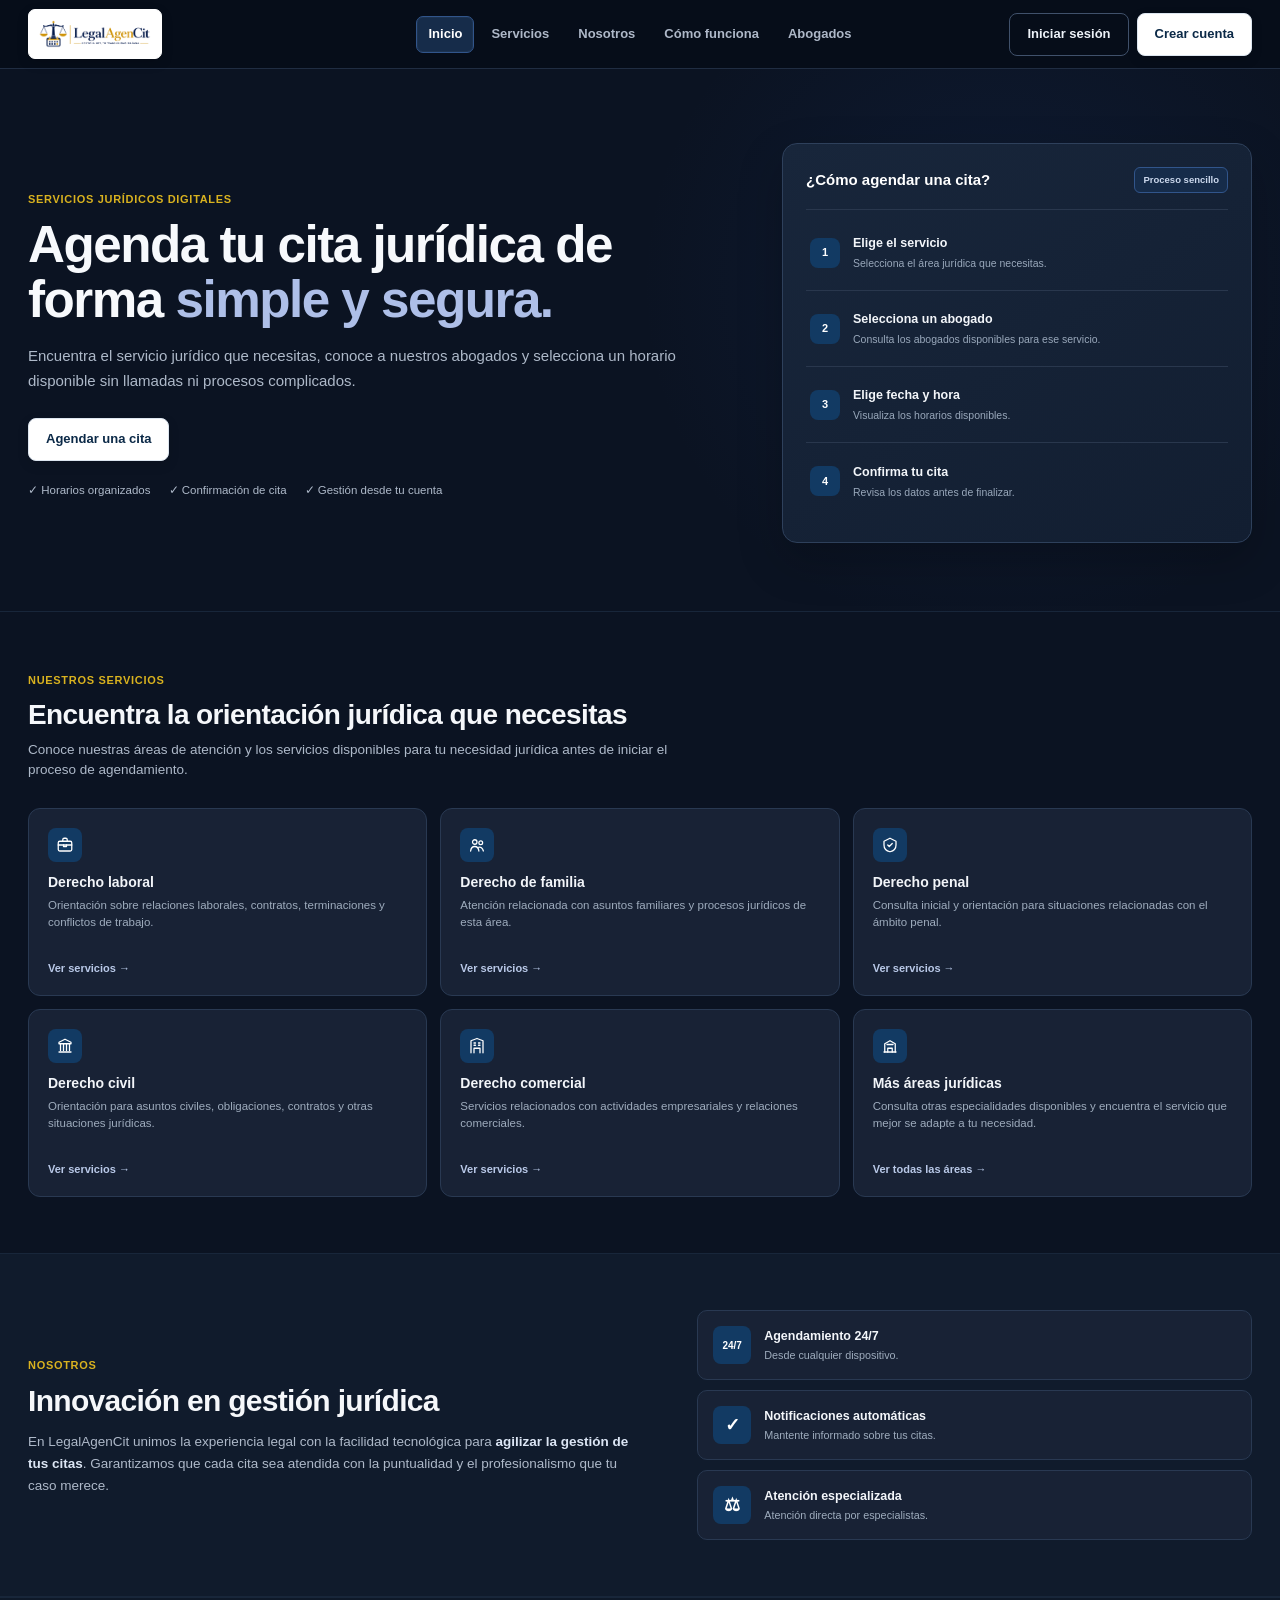
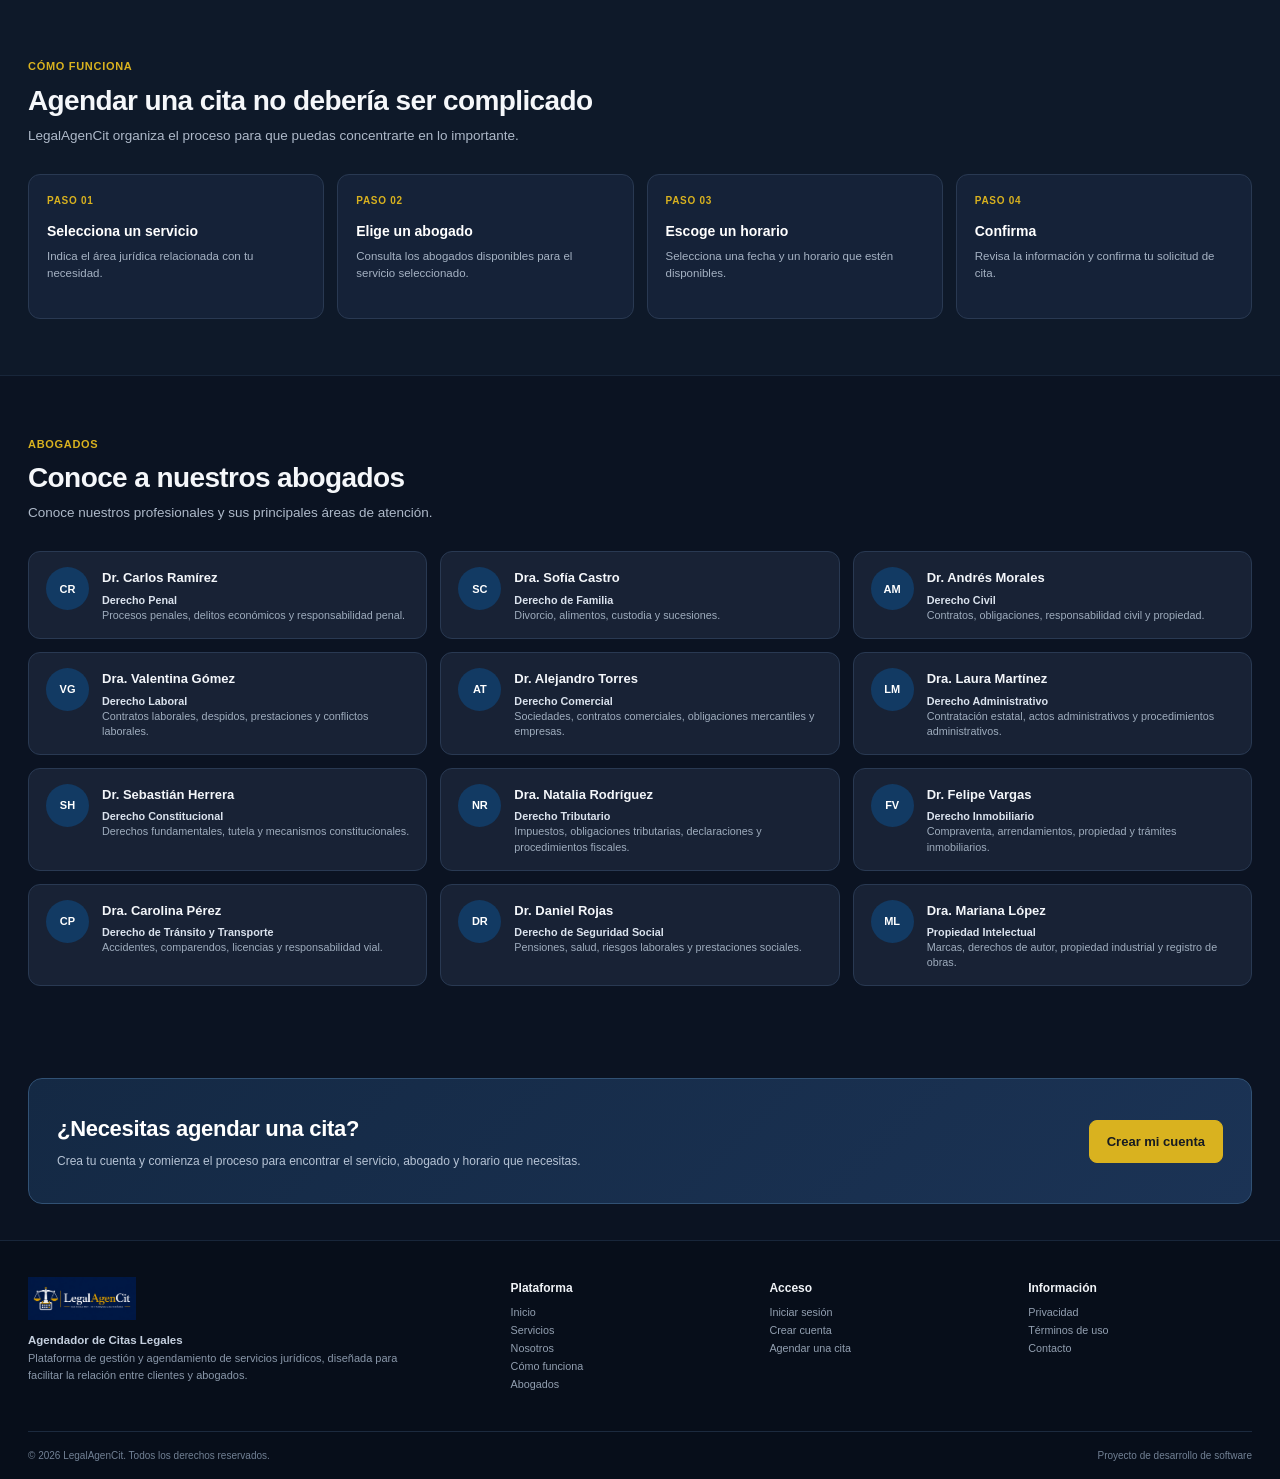
<file: index.html>
<!DOCTYPE html>
<html lang="es">
<head>
    <meta charset="UTF-8">
    <meta name="viewport" content="width=device-width, initial-scale=1.0">
    <meta name="description" content="LegalAgenCit: plataforma para gestionar citas y servicios jurídicos de forma sencilla y organizada.">
    <title>LegalAgenCit | Agenda tu cita jurídica</title>
    <link rel="icon" type="image/png" href="assets/img/favicon.png">
    <link rel="stylesheet" href="assets/css/index.css">
</head>
<body>
<header class="site-header">
    <div class="container navbar">
        <a class="brand" href="index.html" aria-label="LegalAgenCit - Inicio"><img class="brand-logo" src="assets/img/logo-horizontal.png" alt="LegalAgenCit"></a>
        <nav class="main-navigation" id="mainNavigation" aria-label="Navegación principal"><ul class="nav-links">
            <li><a class="active" href="#inicio" aria-current="page">Inicio</a></li><li><a href="#servicios">Servicios</a></li><li><a href="#nosotros">Nosotros</a></li><li><a href="#como-funciona">Cómo funciona</a></li><li><a href="#profesionales">Abogados</a></li>
        </ul></nav>
        <div class="nav-actions"><a class="btn btn-outline" href="login.html">Iniciar sesión</a><a class="btn btn-primary" href="registro.html">Crear cuenta</a><button class="mobile-toggle" type="button" aria-label="Abrir menú" aria-expanded="false" aria-controls="mainNavigation">☰</button></div>
    </div>
</header>
<main>
<section class="hero" id="inicio"><div class="container hero-grid"><div class="hero-content"><div class="eyebrow">Servicios jurídicos digitales</div><h1>Agenda tu cita jurídica de forma <span>simple y segura.</span></h1><p>Encuentra el servicio jurídico que necesitas, conoce a nuestros abogados y selecciona un horario disponible sin llamadas ni procesos complicados.</p><div class="hero-actions"><a class="btn btn-primary" href="registro.html">Agendar una cita</a></div><div class="hero-note" aria-label="Características principales"><span>✓ Horarios organizados</span><span>✓ Confirmación de cita</span><span>✓ Gestión desde tu cuenta</span></div></div><aside class="hero-card" aria-label="Pasos para agendar una cita"><div class="hero-card-header"><span class="hero-card-title">¿Cómo agendar una cita?</span><span class="status">Proceso sencillo</span></div><div class="booking-preview"><div class="booking-step"><span class="step-number">1</span><div><strong>Elige el servicio</strong><small>Selecciona el área jurídica que necesitas.</small></div></div><div class="booking-step"><span class="step-number">2</span><div><strong>Selecciona un abogado</strong><small>Consulta los abogados disponibles para ese servicio.</small></div></div><div class="booking-step"><span class="step-number">3</span><div><strong>Elige fecha y hora</strong><small>Visualiza los horarios disponibles.</small></div></div><div class="booking-step"><span class="step-number">4</span><div><strong>Confirma tu cita</strong><small>Revisa los datos antes de finalizar.</small></div></div></div></aside></div></section>
<section class="section" id="servicios"><div class="container"><div class="section-heading"><div class="eyebrow">Nuestros servicios</div><h2>Encuentra la orientación jurídica que necesitas</h2><p>Conoce nuestras áreas de atención y los servicios disponibles para tu necesidad jurídica antes de iniciar el proceso de agendamiento.</p></div><div class="services-grid">
<article class="service-card"><div class="service-icon"><svg viewBox="0 0 24 24" aria-hidden="true"><rect x="3" y="7" width="18" height="13" rx="2"/><path d="M9 7V5a2 2 0 0 1 2-2h2a2 2 0 0 1 2 2v2"/><path d="M3 12h18"/><path d="M10 12v2h4v-2"/></svg></div><h3>Derecho laboral</h3><p>Orientación sobre relaciones laborales, contratos, terminaciones y conflictos de trabajo.</p><a class="text-link" href="servicios.html#laboral">Ver servicios →</a></article>
<article class="service-card"><div class="service-icon"><svg viewBox="0 0 24 24" aria-hidden="true"><circle cx="9" cy="8" r="3"/><circle cx="17" cy="9" r="2.5"/><path d="M3.5 20c.5-4 2.4-6 5.5-6s5 2 5.5 6"/><path d="M14 15c2.8-.8 5.5 1 6.5 5"/></svg></div><h3>Derecho de familia</h3><p>Atención relacionada con asuntos familiares y procesos jurídicos de esta área.</p><a class="text-link" href="servicios.html#familia">Ver servicios →</a></article>
<article class="service-card"><div class="service-icon"><svg viewBox="0 0 24 24" aria-hidden="true"><path d="M12 3l8 4v5c0 5-3.2 8-8 9-4.8-1-8-4-8-9V7l8-4z"/><path d="M9 12l2 2 4-4"/></svg></div><h3>Derecho penal</h3><p>Consulta inicial y orientación para situaciones relacionadas con el ámbito penal.</p><a class="text-link" href="servicios.html#penal">Ver servicios →</a></article>
<article class="service-card"><div class="service-icon"><svg viewBox="0 0 24 24" aria-hidden="true"><path d="M12 3L4 7v2h16V7l-8-4z"/><path d="M6 10v8"/><path d="M10 10v8"/><path d="M14 10v8"/><path d="M18 10v8"/><path d="M4 20h16"/></svg></div><h3>Derecho civil</h3><p>Orientación para asuntos civiles, obligaciones, contratos y otras situaciones jurídicas.</p><a class="text-link" href="servicios.html#civil">Ver servicios →</a></article>
<article class="service-card"><div class="service-icon"><svg viewBox="0 0 24 24" aria-hidden="true"><path d="M4 21V5l8-3 8 3v16"/><path d="M8 21v-6h8v6"/><path d="M8 8h2M14 8h2M8 11h2M14 11h2"/></svg></div><h3>Derecho comercial</h3><p>Servicios relacionados con actividades empresariales y relaciones comerciales.</p><a class="text-link" href="servicios.html#comercial">Ver servicios →</a></article>
<article class="service-card"><div class="service-icon"><svg viewBox="0 0 24 24" aria-hidden="true"><path d="M4 20h16"/><path d="M5 20V9l7-4 7 4v11"/><path d="M9 20v-5h6v5"/><path d="M8 10h8"/></svg></div><h3>Más áreas jurídicas</h3><p>Consulta otras especialidades disponibles y encuentra el servicio que mejor se adapte a tu necesidad.</p><a class="text-link" href="servicios.html#areas">Ver todas las áreas →</a></article>
</div></div></section>
<section class="section about-section" id="nosotros"><div class="container about-grid"><div class="about-copy"><div class="eyebrow">Nosotros</div><h2>Innovación en gestión jurídica</h2><p>En LegalAgenCit unimos la experiencia legal con la facilidad tecnológica para <strong>agilizar la gestión de tus citas</strong>. Garantizamos que cada cita sea atendida con la puntualidad y el profesionalismo que tu caso merece.</p></div><div class="about-features" aria-label="Características de LegalAgenCit"><article class="about-feature"><div class="about-feature-icon">24/7</div><div><h3>Agendamiento 24/7</h3><p>Desde cualquier dispositivo.</p></div></article><article class="about-feature"><div class="about-feature-icon">✓</div><div><h3>Notificaciones automáticas</h3><p>Mantente informado sobre tus citas.</p></div></article><article class="about-feature"><div class="about-feature-icon">⚖</div><div><h3>Atención especializada</h3><p>Atención directa por especialistas.</p></div></article></div></div></section>
<section class="section section-soft" id="como-funciona"><div class="container"><div class="section-heading"><div class="eyebrow">Cómo funciona</div><h2>Agendar una cita no debería ser complicado</h2><p>LegalAgenCit organiza el proceso para que puedas concentrarte en lo importante.</p></div><div class="steps-grid"><article class="process-step"><span class="process-number">PASO 01</span><h3>Selecciona un servicio</h3><p>Indica el área jurídica relacionada con tu necesidad.</p></article><article class="process-step"><span class="process-number">PASO 02</span><h3>Elige un abogado</h3><p>Consulta los abogados disponibles para el servicio seleccionado.</p></article><article class="process-step"><span class="process-number">PASO 03</span><h3>Escoge un horario</h3><p>Selecciona una fecha y un horario que estén disponibles.</p></article><article class="process-step"><span class="process-number">PASO 04</span><h3>Confirma</h3><p>Revisa la información y confirma tu solicitud de cita.</p></article></div></div></section>
<section class="section" id="profesionales"><div class="container"><div class="section-heading"><div class="eyebrow">Abogados</div><h2>Conoce a nuestros abogados</h2><p>Conoce nuestros profesionales y sus principales áreas de atención.</p></div><div class="professional-grid">
<article class="professional-card"><div class="avatar">CR</div><div><h3>Dr. Carlos Ramírez</h3><p><strong>Derecho Penal</strong><br>Procesos penales, delitos económicos y responsabilidad penal.</p></div></article><article class="professional-card"><div class="avatar">SC</div><div><h3>Dra. Sofía Castro</h3><p><strong>Derecho de Familia</strong><br>Divorcio, alimentos, custodia y sucesiones.</p></div></article><article class="professional-card"><div class="avatar">AM</div><div><h3>Dr. Andrés Morales</h3><p><strong>Derecho Civil</strong><br>Contratos, obligaciones, responsabilidad civil y propiedad.</p></div></article><article class="professional-card"><div class="avatar">VG</div><div><h3>Dra. Valentina Gómez</h3><p><strong>Derecho Laboral</strong><br>Contratos laborales, despidos, prestaciones y conflictos laborales.</p></div></article><article class="professional-card"><div class="avatar">AT</div><div><h3>Dr. Alejandro Torres</h3><p><strong>Derecho Comercial</strong><br>Sociedades, contratos comerciales, obligaciones mercantiles y empresas.</p></div></article><article class="professional-card"><div class="avatar">LM</div><div><h3>Dra. Laura Martínez</h3><p><strong>Derecho Administrativo</strong><br>Contratación estatal, actos administrativos y procedimientos administrativos.</p></div></article><article class="professional-card"><div class="avatar">SH</div><div><h3>Dr. Sebastián Herrera</h3><p><strong>Derecho Constitucional</strong><br>Derechos fundamentales, tutela y mecanismos constitucionales.</p></div></article><article class="professional-card"><div class="avatar">NR</div><div><h3>Dra. Natalia Rodríguez</h3><p><strong>Derecho Tributario</strong><br>Impuestos, obligaciones tributarias, declaraciones y procedimientos fiscales.</p></div></article><article class="professional-card"><div class="avatar">FV</div><div><h3>Dr. Felipe Vargas</h3><p><strong>Derecho Inmobiliario</strong><br>Compraventa, arrendamientos, propiedad y trámites inmobiliarios.</p></div></article><article class="professional-card"><div class="avatar">CP</div><div><h3>Dra. Carolina Pérez</h3><p><strong>Derecho de Tránsito y Transporte</strong><br>Accidentes, comparendos, licencias y responsabilidad vial.</p></div></article><article class="professional-card"><div class="avatar">DR</div><div><h3>Dr. Daniel Rojas</h3><p><strong>Derecho de Seguridad Social</strong><br>Pensiones, salud, riesgos laborales y prestaciones sociales.</p></div></article><article class="professional-card"><div class="avatar">ML</div><div><h3>Dra. Mariana López</h3><p><strong>Propiedad Intelectual</strong><br>Marcas, derechos de autor, propiedad industrial y registro de obras.</p></div></article>
</div></div></section>
<section class="cta"><div class="container"><div class="cta-box"><div><h2>¿Necesitas agendar una cita?</h2><p>Crea tu cuenta y comienza el proceso para encontrar el servicio, abogado y horario que necesitas.</p></div><a class="btn btn-gold" href="registro.html">Crear mi cuenta</a></div></div></section>
</main>
<footer class="footer"><div class="container"><div class="footer-grid"><div><img class="footer-logo" src="assets/img/logo-fondo-oscuro.png" alt="LegalAgenCit"><p class="footer-brand-description"><strong>Agendador de Citas Legales</strong><br>Plataforma de gestión y agendamiento de servicios jurídicos, diseñada para facilitar la relación entre clientes y abogados.</p></div><div><h4>Plataforma</h4><div class="footer-links"><a href="index.html">Inicio</a><a href="#servicios">Servicios</a><a href="#nosotros">Nosotros</a><a href="#como-funciona">Cómo funciona</a><a href="#profesionales">Abogados</a></div></div><div><h4>Acceso</h4><div class="footer-links"><a href="login.html">Iniciar sesión</a><a href="registro.html">Crear cuenta</a><a href="agendar-cita.html">Agendar una cita</a></div></div><div><h4>Información</h4><div class="footer-links"><a href="#">Privacidad</a><a href="#">Términos de uso</a><a href="#">Contacto</a></div></div></div><div class="footer-bottom"><span>© 2026 LegalAgenCit. Todos los derechos reservados.</span><span>Proyecto de desarrollo de software</span></div></div></footer>
<script>
const mobileToggle=document.querySelector(".mobile-toggle");
const mainNavigation=document.getElementById("mainNavigation");
const navigationLinks=document.querySelectorAll(".nav-links a");
const pageSections=document.querySelectorAll("main section[id]");
const header=document.querySelector(".site-header");
let navigationLockUntil=0;
function setActiveNavigation(sectionId){navigationLinks.forEach(link=>{const isActive=link.getAttribute("href")===`#${sectionId}`;link.classList.toggle("active",isActive);if(isActive)link.setAttribute("aria-current","page");else link.removeAttribute("aria-current");});}
navigationLinks.forEach(link=>{link.addEventListener("click",function(event){const targetId=this.getAttribute("href").substring(1);const target=document.getElementById(targetId);if(!target)return;event.preventDefault();setActiveNavigation(targetId);navigationLockUntil=Date.now()+1400;const headerOffset=header?header.offsetHeight+12:80;const targetPosition=target.getBoundingClientRect().top+window.scrollY-headerOffset;window.scrollTo({top:Math.max(0,targetPosition),behavior:"smooth"});history.replaceState(null,"",`#${targetId}`);});});
if(pageSections.length){const sectionObserver=new IntersectionObserver(entries=>{if(Date.now()<navigationLockUntil)return;const visibleSections=entries.filter(entry=>entry.isIntersecting).sort((a,b)=>b.intersectionRatio-a.intersectionRatio);if(visibleSections.length)setActiveNavigation(visibleSections[0].target.id);},{root:null,rootMargin:"-80px 0px -55% 0px",threshold:[0.1,0.25,0.5]});pageSections.forEach(section=>sectionObserver.observe(section));}
if(mobileToggle&&mainNavigation){mobileToggle.addEventListener("click",function(){const expanded=this.getAttribute("aria-expanded")==="true";this.setAttribute("aria-expanded",String(!expanded));this.setAttribute("aria-label",expanded?"Abrir menú":"Cerrar menú");mainNavigation.classList.toggle("mobile-open",!expanded);});mainNavigation.querySelectorAll("a").forEach(link=>link.addEventListener("click",function(){mobileToggle.setAttribute("aria-expanded","false");mobileToggle.setAttribute("aria-label","Abrir menú");mainNavigation.classList.remove("mobile-open");}));}
</script>
</body>
</html>
</file>
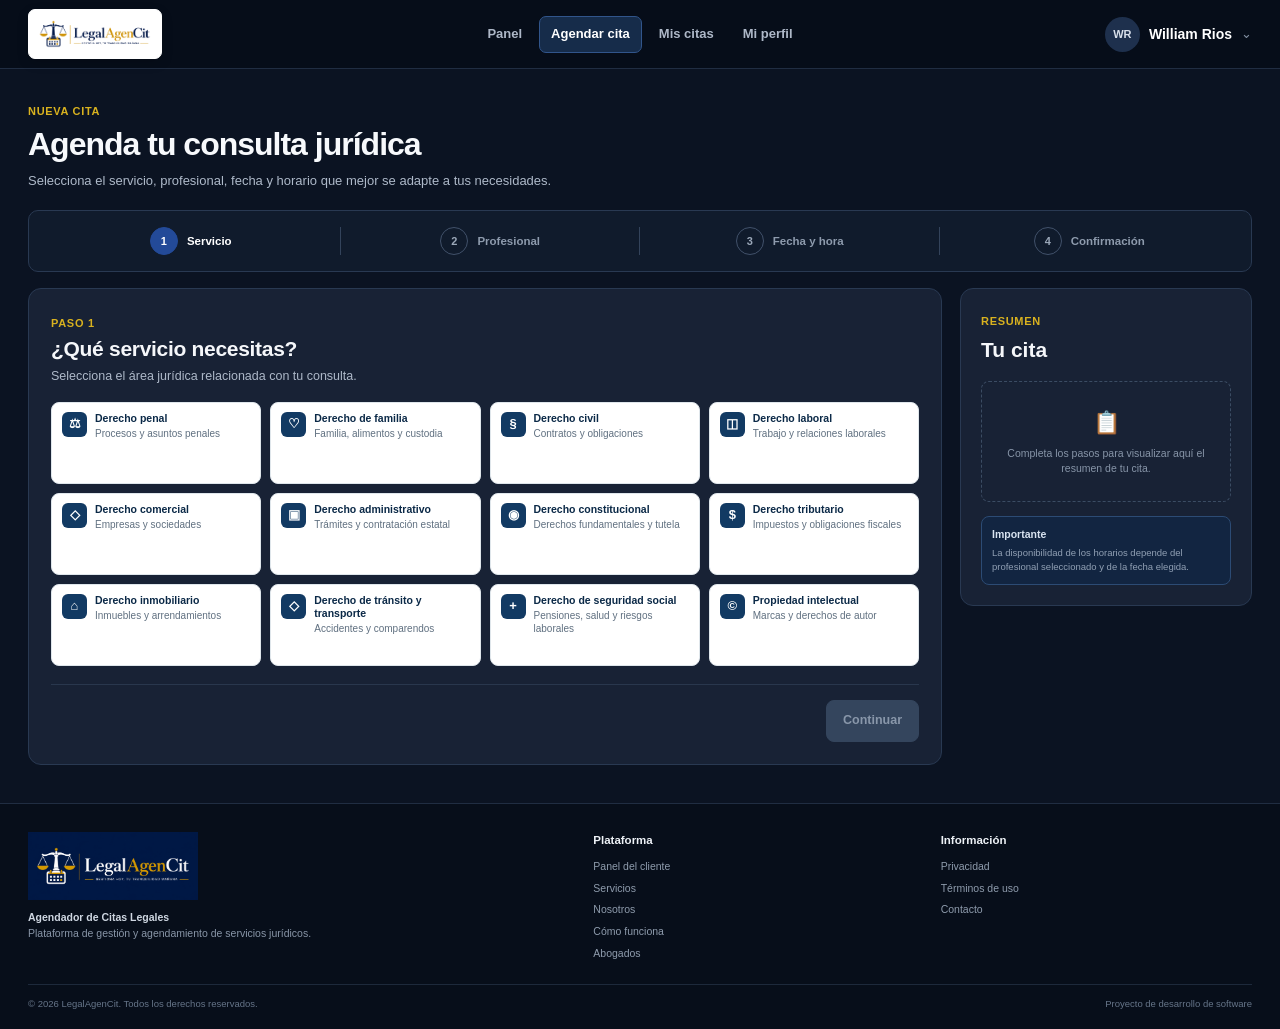
<file: agendar-cita.html>
<!DOCTYPE html>
<html lang="es">
<head>
    <meta charset="UTF-8">
    <meta name="viewport" content="width=device-width, initial-scale=1.0">
    <meta name="description" content="Agenda una cita jurídica en LegalAgenCit seleccionando servicio, profesional, fecha y horario.">
    <title>Agendar cita | LegalAgenCit</title>
    <link rel="icon" type="image/png" href="assets/img/favicon.png">
    <link rel="stylesheet" href="assets/css/agendar-cita.css">
</head>
<body class="dashboard-page">
<header class="dashboard-header">
    <div class="container dashboard-navbar">
        <a class="brand" href="dashboard-cliente.html" aria-label="LegalAgenCit - Panel del cliente"><img class="brand-logo" src="assets/img/logo-horizontal.png" alt="LegalAgenCit"></a>
        <nav class="dashboard-nav" aria-label="Navegación del cliente">
            <a href="dashboard-cliente.html">Panel</a>
            <a class="active" href="agendar-cita.html" aria-current="page">Agendar cita</a>
            <a href="mis-citas.html">Mis citas</a>
            <a href="perfil.html">Mi perfil</a>
        </nav>
        <div class="dashboard-user">
            <button class="user-menu-button" id="userButton" type="button" aria-expanded="false" aria-controls="userMenu">
                <span class="user-avatar">WR</span><span class="user-name">William Rios</span><span class="user-chevron">⌄</span>
            </button>
            <div class="user-menu" id="userMenu"><a href="login.html">Cerrar sesión</a></div>
        </div>
    </div>
</header>

<main class="booking-main">
    <div class="container">
        <section class="booking-heading">
            <div>
                <span class="dashboard-kicker">NUEVA CITA</span>
                <h1>Agenda tu consulta jurídica</h1>
                <p>Selecciona el servicio, profesional, fecha y horario que mejor se adapte a tus necesidades.</p>
            </div>
        </section>

        <div class="booking-steps" aria-label="Pasos para agendar una cita">
            <div class="booking-step-indicator active" data-step-indicator="1"><span class="booking-step-number">1</span><strong class="booking-step-label">Servicio</strong></div>
            <div class="booking-step-indicator" data-step-indicator="2"><span class="booking-step-number">2</span><strong class="booking-step-label">Profesional</strong></div>
            <div class="booking-step-indicator" data-step-indicator="3"><span class="booking-step-number">3</span><strong class="booking-step-label">Fecha y hora</strong></div>
            <div class="booking-step-indicator" data-step-indicator="4"><span class="booking-step-number">4</span><strong class="booking-step-label">Confirmación</strong></div>
        </div>

        <div class="booking-layout">
            <section class="booking-card">
                <div class="booking-content-step active" id="step1">
                    <div class="section-heading"><span class="step-kicker">PASO 1</span><h2>¿Qué servicio necesitas?</h2><p>Selecciona el área jurídica relacionada con tu consulta.</p></div>
                    <div class="service-grid">
                        <button type="button" class="service-option" data-service="Derecho penal"><span class="service-icon">⚖</span><span><strong>Derecho penal</strong><small>Procesos y asuntos penales</small></span></button>
                        <button type="button" class="service-option" data-service="Derecho de familia"><span class="service-icon">♡</span><span><strong>Derecho de familia</strong><small>Familia, alimentos y custodia</small></span></button>
                        <button type="button" class="service-option" data-service="Derecho civil"><span class="service-icon">§</span><span><strong>Derecho civil</strong><small>Contratos y obligaciones</small></span></button>
                        <button type="button" class="service-option" data-service="Derecho laboral"><span class="service-icon">◫</span><span><strong>Derecho laboral</strong><small>Trabajo y relaciones laborales</small></span></button>
                        <button type="button" class="service-option" data-service="Derecho comercial"><span class="service-icon">◇</span><span><strong>Derecho comercial</strong><small>Empresas y sociedades</small></span></button>
                        <button type="button" class="service-option" data-service="Derecho administrativo"><span class="service-icon">▣</span><span><strong>Derecho administrativo</strong><small>Trámites y contratación estatal</small></span></button>
                        <button type="button" class="service-option" data-service="Derecho constitucional"><span class="service-icon">◉</span><span><strong>Derecho constitucional</strong><small>Derechos fundamentales y tutela</small></span></button>
                        <button type="button" class="service-option" data-service="Derecho tributario"><span class="service-icon">$</span><span><strong>Derecho tributario</strong><small>Impuestos y obligaciones fiscales</small></span></button>
                        <button type="button" class="service-option" data-service="Derecho inmobiliario"><span class="service-icon">⌂</span><span><strong>Derecho inmobiliario</strong><small>Inmuebles y arrendamientos</small></span></button>
                        <button type="button" class="service-option" data-service="Derecho de tránsito y transporte"><span class="service-icon">◇</span><span><strong>Derecho de tránsito y transporte</strong><small>Accidentes y comparendos</small></span></button>
                        <button type="button" class="service-option" data-service="Derecho de seguridad social"><span class="service-icon">+</span><span><strong>Derecho de seguridad social</strong><small>Pensiones, salud y riesgos laborales</small></span></button>
                        <button type="button" class="service-option" data-service="Propiedad intelectual"><span class="service-icon">©</span><span><strong>Propiedad intelectual</strong><small>Marcas y derechos de autor</small></span></button>
                    </div>
                    <div class="step-actions"><button type="button" class="btn btn-primary" id="toStep2" disabled>Continuar</button></div>
                </div>

                <div class="booking-content-step" id="step2">
                    <div class="section-heading"><span class="step-kicker">PASO 2</span><h2>Selecciona un profesional</h2><p id="professionalHelp">Primero selecciona el servicio para consultar los profesionales disponibles.</p></div>
                    <div class="selected-service" id="selectedServiceBox"><span>Servicio seleccionado</span><strong id="selectedService">—</strong></div>
                    <div class="professional-grid" id="professionalGrid"></div>
                    <div class="step-actions"><button type="button" class="btn btn-secondary" id="backToStep1">← Atrás</button><button type="button" class="btn btn-primary" id="toStep3" disabled>Continuar</button></div>
                </div>

                <div class="booking-content-step" id="step3">
                    <div class="section-heading"><span class="step-kicker">PASO 3</span><h2>Elige fecha y horario</h2><p>Selecciona una fecha disponible y después el horario de tu cita.</p></div>
                    <div class="calendar-area">
                        <div class="calendar-toolbar">
                            <button type="button" class="calendar-nav" id="prevMonth" aria-label="Mes anterior">‹</button>
                            <div class="calendar-selectors">
                                <label class="sr-only" for="calendarMonth">Mes</label><select id="calendarMonth"></select>
                                <label class="sr-only" for="calendarYear">Año</label><select id="calendarYear"></select>
                            </div>
                            <button type="button" class="calendar-nav" id="nextMonth" aria-label="Mes siguiente">›</button>
                        </div>
                        <div class="calendar-weekdays"><span>Lun</span><span>Mar</span><span>Mié</span><span>Jue</span><span>Vie</span><span>Sáb</span><span>Dom</span></div>
                        <div class="calendar-grid" id="calendarGrid" aria-label="Calendario de selección de fecha"></div>
                    </div>
                    <input type="hidden" id="appointmentDate">
                    <div class="schedule-area hidden" id="scheduleArea">
                        <div class="schedule-title"><span>Horarios disponibles</span><strong id="scheduleDateText">Selecciona una fecha</strong></div>
                        <div class="time-grid" id="timeGrid"></div>
                    </div>
                    <div class="empty-schedule" id="emptySchedule"><span>📅</span><strong>Selecciona una fecha</strong><p>Los horarios disponibles se mostrarán aquí después de elegir la fecha.</p></div>
                    <div class="step-actions"><button type="button" class="btn btn-secondary" id="backToStep2">← Atrás</button><button type="button" class="btn btn-primary" id="toStep4" disabled>Continuar</button></div>
                </div>

                <div class="booking-content-step" id="step4">
                    <div class="section-heading"><span class="step-kicker">PASO 4</span><h2>Confirma tu cita</h2><p>Revisa la información y escribe el motivo de la consulta antes de confirmar.</p></div>
                    <div class="confirmation">
                        <div class="confirmation-row"><span>Servicio</span><strong id="confirmService">—</strong></div>
                        <div class="confirmation-row"><span>Profesional</span><strong id="confirmProfessional">—</strong></div>
                        <div class="confirmation-row"><span>Fecha</span><strong id="confirmDate">—</strong></div>
                        <div class="confirmation-row"><span>Hora</span><strong id="confirmTime">—</strong></div>
                        <div class="confirmation-row"><span>Cliente</span><strong>William Rios</strong></div>
                    </div>
                    <div class="reason-area"><label for="reason">Motivo de la consulta</label><textarea id="reason" rows="4" placeholder="Describe brevemente el motivo de tu consulta..."></textarea><small>Esta información ayudará al profesional a conocer previamente el motivo de la cita.</small></div>
                    <div class="step-actions"><button type="button" class="btn btn-secondary" id="backToStep3">← Atrás</button><button type="button" class="btn btn-primary" id="confirmAppointment" disabled>Confirmar cita</button></div>
                </div>

                <div class="booking-content-step success-step" id="successStep">
                    <div class="success-icon">✓</div><span class="step-kicker">SOLICITUD COMPLETADA</span><h2>¡Tu cita fue registrada!</h2><p>Hemos registrado tu solicitud de cita correctamente.</p>
                    <div class="success-summary"><div><span>Servicio</span><strong id="successService">—</strong></div><div><span>Profesional</span><strong id="successProfessional">—</strong></div><div><span>Fecha</span><strong id="successDate">—</strong></div><div><span>Hora</span><strong id="successTime">—</strong></div></div>
                    <div class="success-actions"><a class="btn btn-primary" href="mis-citas.html">Ver mis citas</a><a class="btn btn-secondary" href="dashboard-cliente.html">Ir al panel</a></div>
                </div>
            </section>

            <aside class="summary-card">
                <span class="summary-kicker">RESUMEN</span><h2>Tu cita</h2>
                <div class="summary-empty" id="summaryEmpty"><span>📋</span><p>Completa los pasos para visualizar aquí el resumen de tu cita.</p></div>
                <div class="summary-content hidden" id="summaryContent">
                    <div class="summary-item"><span class="summary-item-icon">⚖</span><div class="summary-item-content"><small>Servicio</small><strong id="summaryService">—</strong></div></div>
                    <div class="summary-item"><span class="summary-item-icon">◉</span><div class="summary-item-content"><small>Profesional</small><strong id="summaryProfessional">—</strong></div></div>
                    <div class="summary-item"><span class="summary-item-icon">📅</span><div class="summary-item-content"><small>Fecha</small><strong id="summaryDate">—</strong></div></div>
                    <div class="summary-item"><span class="summary-item-icon">◷</span><div class="summary-item-content"><small>Hora</small><strong id="summaryTime">—</strong></div></div>
                </div>
                <div class="summary-note"><strong>Importante</strong><p>La disponibilidad de los horarios depende del profesional seleccionado y de la fecha elegida.</p></div>
            </aside>
        </div>
    </div>
</main>

<footer class="dashboard-footer">
    <div class="container">
        <div class="footer-grid">
            <div class="footer-brand"><img class="footer-logo" src="assets/img/logo-fondo-oscuro.png" alt="LegalAgenCit"><p><strong>Agendador de Citas Legales</strong><br>Plataforma de gestión y agendamiento de servicios jurídicos.</p></div>
            <div><h4>Plataforma</h4><div class="footer-links"><a href="dashboard-cliente.html">Panel del cliente</a><a href="servicios.html">Servicios</a><a href="index.html#nosotros">Nosotros</a><a href="index.html#como-funciona">Cómo funciona</a><a href="index.html#profesionales">Abogados</a></div></div>
            <div><h4>Información</h4><div class="footer-links"><a href="#">Privacidad</a><a href="#">Términos de uso</a><a href="#">Contacto</a></div></div>
        </div>
        <div class="footer-bottom"><span>© 2026 LegalAgenCit. Todos los derechos reservados.</span><span>Proyecto de desarrollo de software</span></div>
    </div>
</footer>

<script>
const professionals = [
    { name:"Dr. Carlos Ramírez", specialties:["Derecho penal","Derecho constitucional","Derecho de tránsito y transporte"], specialty:"Penal", areas:"Procesos penales, delitos económicos, responsabilidad penal y asuntos relacionados con tránsito", initials:"CR" },
    { name:"Dra. Sofía Castro", specialties:["Derecho de familia","Derecho civil"], specialty:"Familia", areas:"Divorcio, alimentos, custodia, sucesiones y asuntos civiles", initials:"SC" },
    { name:"Dr. Andrés Morales", specialties:["Derecho civil","Derecho inmobiliario","Derecho comercial"], specialty:"Civil", areas:"Contratos, obligaciones, responsabilidad civil, propiedad y asuntos comerciales", initials:"AM" },
    { name:"Dra. Valentina Gómez", specialties:["Derecho laboral","Derecho de seguridad social","Derecho civil"], specialty:"Laboral", areas:"Contratos laborales, despidos, prestaciones, conflictos laborales y seguridad social", initials:"VG" },
    { name:"Dr. Alejandro Torres", specialties:["Derecho comercial","Derecho civil","Derecho tributario"], specialty:"Comercial", areas:"Sociedades, contratos comerciales, obligaciones mercantiles, empresas y asuntos tributarios", initials:"AT" },
    { name:"Dra. Laura Martínez", specialties:["Derecho administrativo","Derecho constitucional"], specialty:"Administrativo", areas:"Contratación estatal, actos administrativos, procedimientos administrativos y asuntos constitucionales", initials:"LM" },
    { name:"Dr. Sebastián Herrera", specialties:["Derecho constitucional","Derecho penal","Derecho administrativo"], specialty:"Constitucional", areas:"Derechos fundamentales, acciones de tutela, mecanismos constitucionales y asuntos administrativos", initials:"SH" },
    { name:"Dra. Natalia Rodríguez", specialties:["Derecho tributario","Derecho comercial","Derecho administrativo"], specialty:"Tributario", areas:"Impuestos, obligaciones tributarias, declaraciones, procedimientos fiscales y asuntos comerciales", initials:"NR" },
    { name:"Dr. Felipe Vargas", specialties:["Derecho inmobiliario","Derecho civil","Derecho comercial"], specialty:"Inmobiliario", areas:"Compraventa de inmuebles, arrendamientos, propiedad, contratos y trámites inmobiliarios", initials:"FV" },
    { name:"Dra. Carolina Pérez", specialties:["Derecho de tránsito y transporte","Derecho civil","Derecho penal"], specialty:"Tránsito y Transporte", areas:"Accidentes de tránsito, comparendos, licencias, responsabilidad vial y asuntos civiles relacionados", initials:"CP" },
    { name:"Dr. Daniel Rojas", specialties:["Derecho de seguridad social","Derecho laboral","Derecho civil"], specialty:"Seguridad Social", areas:"Pensiones, salud, riesgos laborales, prestaciones sociales y conflictos laborales", initials:"DR" },
    { name:"Dra. Mariana López", specialties:["Propiedad intelectual","Derecho comercial","Derecho civil"], specialty:"Propiedad Intelectual", areas:"Marcas, derechos de autor, propiedad industrial, registro de obras y asuntos comerciales", initials:"ML" }
];

let appointment = { service:"", professional:null, date:"", time:"", reason:"" };
const steps=document.querySelectorAll(".booking-content-step");
const indicators=document.querySelectorAll(".booking-step-indicator");
const serviceButtons=document.querySelectorAll(".service-option");
const professionalGrid=document.getElementById("professionalGrid");
const selectedService=document.getElementById("selectedService");
const toStep2=document.getElementById("toStep2");
const toStep3=document.getElementById("toStep3");
const toStep4=document.getElementById("toStep4");
const reason=document.getElementById("reason");
const confirmAppointment=document.getElementById("confirmAppointment");
const appointmentDate=document.getElementById("appointmentDate");
const timeGrid=document.getElementById("timeGrid");
const scheduleArea=document.getElementById("scheduleArea");
const emptySchedule=document.getElementById("emptySchedule");
const calendarGrid=document.getElementById("calendarGrid");
const calendarMonth=document.getElementById("calendarMonth");
const calendarYear=document.getElementById("calendarYear");
const today=new Date();
const todayDate=new Date(today.getFullYear(),today.getMonth(),today.getDate());
let calendarView=new Date(today.getFullYear(),today.getMonth(),1);
const minCalendarMonth=new Date(today.getFullYear(),today.getMonth(),1);
const maxCalendarMonth=new Date(today.getFullYear()+1,today.getMonth(),1);
const monthNames=["Enero","Febrero","Marzo","Abril","Mayo","Junio","Julio","Agosto","Septiembre","Octubre","Noviembre","Diciembre"];

function showStep(number){
    steps.forEach(step=>step.classList.remove("active"));
    indicators.forEach(indicator=>{indicator.classList.remove("active","completed");const n=Number(indicator.dataset.stepIndicator);if(n<number)indicator.classList.add("completed");if(n===number)indicator.classList.add("active");});
    const selectedStep=document.getElementById(`step${number}`);if(selectedStep)selectedStep.classList.add("active");
}

serviceButtons.forEach(button=>button.addEventListener("click",()=>{
    serviceButtons.forEach(item=>item.classList.remove("selected"));button.classList.add("selected");appointment.service=button.dataset.service;appointment.professional=null;appointment.date="";appointment.time="";appointment.reason="";reason.value="";confirmAppointment.disabled=true;toStep2.disabled=false;toStep3.disabled=true;toStep4.disabled=true;appointmentDate.value="";renderProfessionals();resetCalendar();updateSummary();
}));

function renderProfessionals(){
    professionalGrid.innerHTML="";const available=professionals.filter(p=>p.specialties.includes(appointment.service));selectedService.textContent=appointment.service||"—";
    if(!available.length){professionalGrid.innerHTML='<div class="no-professionals"><strong>No hay profesionales disponibles</strong><p>Actualmente no encontramos profesionales asociados a este servicio.</p></div>';return;}
    available.forEach(professional=>{
        const card=document.createElement("button");card.type="button";card.className="professional-option";card.innerHTML=`<span class="professional-avatar">${professional.initials}</span><span class="professional-info"><strong>${professional.name}</strong><small>Especialidad principal: ${professional.specialty}</small><em>${professional.areas}</em></span><span class="select-arrow">→</span>`;
        card.addEventListener("click",()=>{document.querySelectorAll(".professional-option").forEach(item=>item.classList.remove("selected"));card.classList.add("selected");appointment.professional=professional;toStep3.disabled=false;updateSummary();});professionalGrid.appendChild(card);
    });
}

toStep2.addEventListener("click",()=>{if(appointment.service)showStep(2);});
document.getElementById("backToStep1").addEventListener("click",()=>showStep(1));
toStep3.addEventListener("click",()=>{if(appointment.professional)showStep(3);});
document.getElementById("backToStep2").addEventListener("click",()=>showStep(2));

function populateCalendarSelectors(){
    calendarMonth.innerHTML=monthNames.map((name,index)=>`<option value="${index}">${name}</option>`).join("");
    const currentYear=today.getFullYear();calendarYear.innerHTML="";for(let y=currentYear;y<=currentYear+1;y++){const option=document.createElement("option");option.value=y;option.textContent=y;calendarYear.appendChild(option);}
    syncCalendarSelectors();
}
function syncCalendarSelectors(){calendarMonth.value=String(calendarView.getMonth());calendarYear.value=String(calendarView.getFullYear());}
function sameMonth(a,b){return a.getFullYear()===b.getFullYear()&&a.getMonth()===b.getMonth();}
function isBeforeToday(date){return date<todayDate;}
function isWeekend(date){return date.getDay()===0||date.getDay()===6;}
function renderCalendar(){
    syncCalendarSelectors();calendarGrid.innerHTML="";
    const firstDay=new Date(calendarView.getFullYear(),calendarView.getMonth(),1);let start=(firstDay.getDay()+6)%7;const daysInMonth=new Date(calendarView.getFullYear(),calendarView.getMonth()+1,0).getDate();
    for(let i=0;i<start;i++){const blank=document.createElement("span");blank.className="calendar-day empty";calendarGrid.appendChild(blank);}
    for(let day=1;day<=daysInMonth;day++){
        const date=new Date(calendarView.getFullYear(),calendarView.getMonth(),day);const button=document.createElement("button");button.type="button";button.className="calendar-day";button.textContent=day;
        if(isBeforeToday(date)||isWeekend(date))button.disabled=true;
        if(appointment.date===toISO(date))button.classList.add("selected");
        if(date.getTime()===todayDate.getTime())button.classList.add("today");
        button.addEventListener("click",()=>selectDate(date));calendarGrid.appendChild(button);
    }
    document.getElementById("prevMonth").disabled=sameMonth(calendarView,minCalendarMonth);
    document.getElementById("nextMonth").disabled=sameMonth(calendarView,maxCalendarMonth);
}
function toISO(date){return `${date.getFullYear()}-${String(date.getMonth()+1).padStart(2,"0")}-${String(date.getDate()).padStart(2,"0")}`;}
function resetCalendar(){calendarView=new Date(today.getFullYear(),today.getMonth(),1);populateCalendarSelectors();renderCalendar();scheduleArea.classList.add("hidden");emptySchedule.classList.remove("hidden");}
function selectDate(date){appointment.date=toISO(date);appointment.time="";appointmentDate.value=appointment.date;renderCalendar();renderTimes();updateSummary();}
calendarMonth.addEventListener("change",()=>{calendarView=new Date(Number(calendarYear.value),Number(calendarMonth.value),1);renderCalendar();});
calendarYear.addEventListener("change",()=>{calendarView=new Date(Number(calendarYear.value),Number(calendarMonth.value),1);renderCalendar();});
document.getElementById("prevMonth").addEventListener("click",()=>{if(!sameMonth(calendarView,minCalendarMonth)){calendarView.setMonth(calendarView.getMonth()-1);renderCalendar();}});
document.getElementById("nextMonth").addEventListener("click",()=>{if(!sameMonth(calendarView,maxCalendarMonth)){calendarView.setMonth(calendarView.getMonth()+1);renderCalendar();}});

function renderTimes(){
    timeGrid.innerHTML="";scheduleArea.classList.remove("hidden");emptySchedule.classList.add("hidden");toStep4.disabled=true;
    const selectedDate=new Date(`${appointment.date}T12:00:00`);if(selectedDate.getDay()===0||selectedDate.getDay()===6){timeGrid.innerHTML='<div class="no-times"><strong>No hay atención este día</strong><p>Selecciona un día entre lunes y viernes.</p></div>';return;}
    ["08:00","09:00","10:00","11:00","14:00","15:00","16:00"].forEach(time=>{const button=document.createElement("button");button.type="button";button.className="time-option";button.textContent=formatTime(time);button.addEventListener("click",()=>{document.querySelectorAll(".time-option").forEach(item=>item.classList.remove("selected"));button.classList.add("selected");appointment.time=time;toStep4.disabled=false;updateSummary();});timeGrid.appendChild(button);});
    document.getElementById("scheduleDateText").textContent=formatDate(appointment.date);
}
function formatTime(time){const [hours,minutes]=time.split(":");const date=new Date();date.setHours(Number(hours),Number(minutes));return date.toLocaleTimeString("es-CO",{hour:"numeric",minute:"2-digit"});}
function formatDate(dateString){if(!dateString)return"—";return new Date(`${dateString}T12:00:00`).toLocaleDateString("es-CO",{weekday:"long",day:"numeric",month:"long",year:"numeric"});}

toStep4.addEventListener("click",()=>{if(!appointment.date||!appointment.time)return;document.getElementById("confirmService").textContent=appointment.service;document.getElementById("confirmProfessional").textContent=appointment.professional.name;document.getElementById("confirmDate").textContent=formatDate(appointment.date);document.getElementById("confirmTime").textContent=formatTime(appointment.time);showStep(4);});
document.getElementById("backToStep3").addEventListener("click",()=>showStep(3));
reason.addEventListener("input",()=>{appointment.reason=reason.value.trim();confirmAppointment.disabled=!appointment.reason;});
confirmAppointment.addEventListener("click",()=>{
    if(!appointment.reason)return;
    document.getElementById("successService").textContent=appointment.service;document.getElementById("successProfessional").textContent=appointment.professional.name;document.getElementById("successDate").textContent=formatDate(appointment.date);document.getElementById("successTime").textContent=formatTime(appointment.time);
    steps.forEach(step=>step.classList.remove("active"));document.getElementById("successStep").classList.add("active");indicators.forEach(indicator=>{indicator.classList.remove("active");indicator.classList.add("completed");});updateSummary();
});

function updateSummary(){
    const hasInformation=appointment.service||appointment.professional||appointment.date||appointment.time;const summaryEmpty=document.getElementById("summaryEmpty");const summaryContent=document.getElementById("summaryContent");
    if(!hasInformation){summaryEmpty.classList.remove("hidden");summaryContent.classList.add("hidden");return;}
    summaryEmpty.classList.add("hidden");summaryContent.classList.remove("hidden");document.getElementById("summaryService").textContent=appointment.service||"Pendiente";document.getElementById("summaryProfessional").textContent=appointment.professional?appointment.professional.name:"Pendiente";document.getElementById("summaryDate").textContent=appointment.date?formatDate(appointment.date):"Pendiente";document.getElementById("summaryTime").textContent=appointment.time?formatTime(appointment.time):"Pendiente";
}

const serviceFromUrl=new URLSearchParams(window.location.search).get("servicio");
const serviceUrlMap={"derecho-laboral":"Derecho laboral","derecho-familia":"Derecho de familia","derecho-penal":"Derecho penal","derecho-civil":"Derecho civil","derecho-comercial":"Derecho comercial","derecho-administrativo":"Derecho administrativo","derecho-constitucional":"Derecho constitucional","derecho-tributario":"Derecho tributario","derecho-inmobiliario":"Derecho inmobiliario","derecho-transito":"Derecho de tránsito y transporte","derecho-seguridad-social":"Derecho de seguridad social","propiedad-intelectual":"Propiedad intelectual"};
function initializeServiceFromUrl(){if(!serviceFromUrl||!serviceUrlMap[serviceFromUrl])return;const serviceName=serviceUrlMap[serviceFromUrl];const serviceButton=Array.from(serviceButtons).find(button=>button.dataset.service===serviceName);if(!serviceButton)return;serviceButtons.forEach(item=>item.classList.remove("selected"));serviceButton.classList.add("selected");appointment.service=serviceName;appointment.professional=null;appointment.date="";appointment.time="";appointment.reason="";toStep2.disabled=false;toStep3.disabled=true;toStep4.disabled=true;reason.value="";confirmAppointment.disabled=true;renderProfessionals();updateSummary();showStep(2);}

const userButton=document.getElementById("userButton");const userMenu=document.getElementById("userMenu");
userButton.addEventListener("click",()=>{const expanded=userButton.getAttribute("aria-expanded")==="true";userButton.setAttribute("aria-expanded",String(!expanded));userMenu.classList.toggle("open",!expanded);});
document.addEventListener("click",event=>{if(!userButton.contains(event.target)&&!userMenu.contains(event.target)){userButton.setAttribute("aria-expanded","false");userMenu.classList.remove("open");}});
document.addEventListener("keydown",event=>{if(event.key==="Escape"){userButton.setAttribute("aria-expanded","false");userMenu.classList.remove("open");}});

populateCalendarSelectors();renderCalendar();updateSummary();initializeServiceFromUrl();
</script>
</body>
</html>
</file>
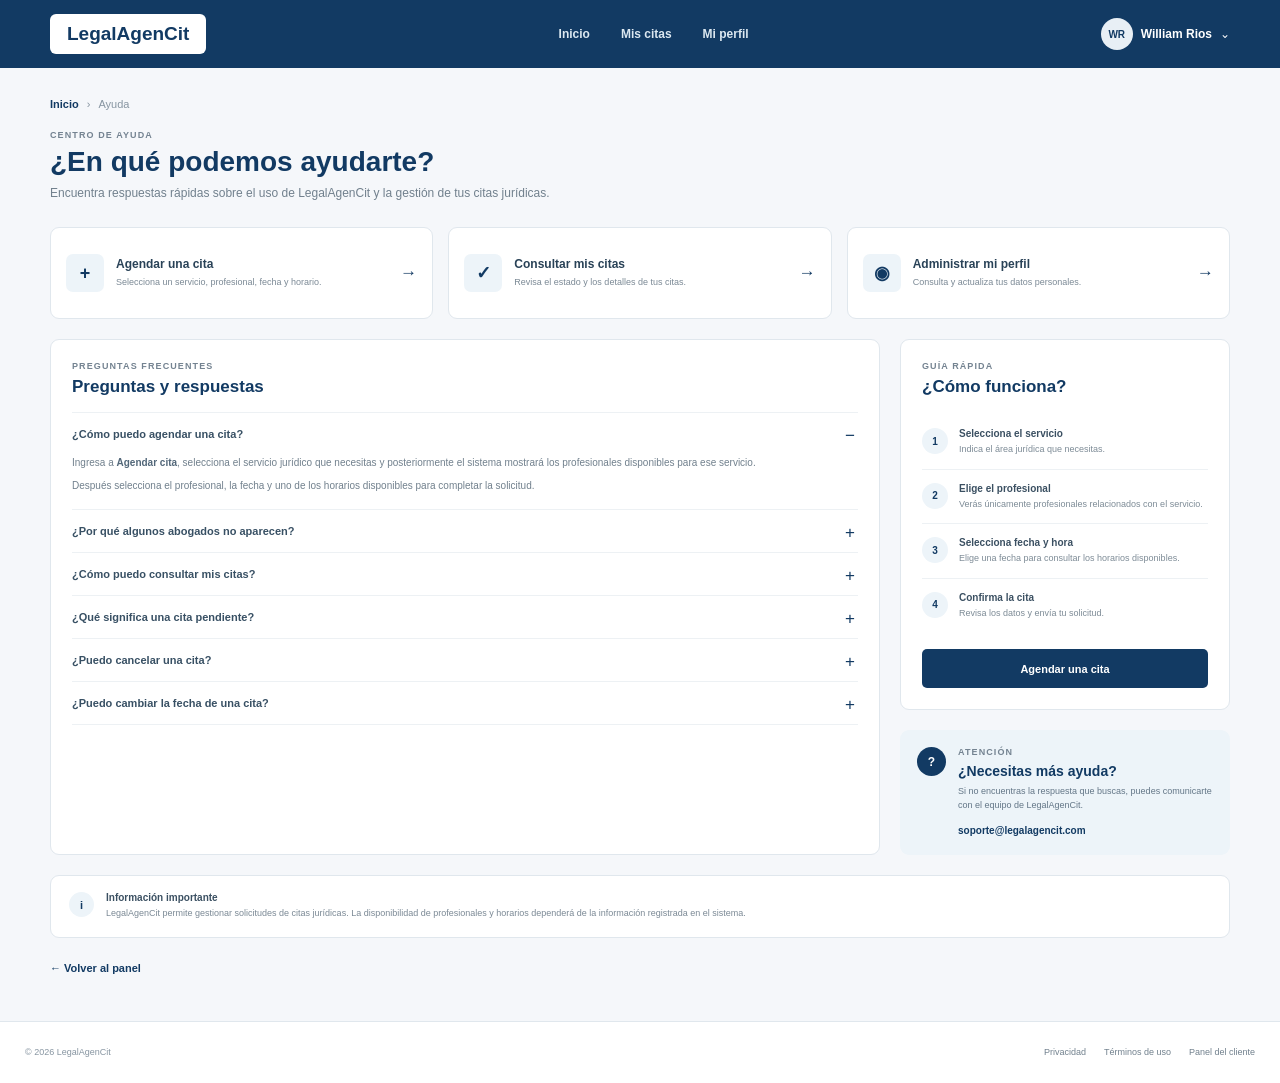
<file: ayuda.html>
<!DOCTYPE html>
<html lang="es">

<head>
    <meta charset="UTF-8">
    <meta name="viewport" content="width=device-width, initial-scale=1.0">

    <meta name="description"
        content="Centro de ayuda de LegalAgenCit.">

    <title>Ayuda | LegalAgenCit</title>

    <link rel="stylesheet" href="assets/css/ayuda.css">
</head>

<body>

<header class="header">

    <div class="nav">

        <!-- MARCA -->

        <a
            class="brand"
            href="dashboard-cliente.html"
            aria-label="LegalAgenCit - Panel"
        >
            <span>LegalAgenCit</span>
        </a>


        <!-- NAVEGACIÓN -->

        <nav aria-label="Navegación del cliente">

            <a href="dashboard-cliente.html">
                Inicio
            </a>

            <a href="mis-citas.html">
                Mis citas
            </a>

            <a href="perfil.html">
                Mi perfil
            </a>

        </nav>


        <!-- USUARIO -->

        <div class="user">

            <button
                id="userButton"
                type="button"
                aria-expanded="false"
                aria-controls="userMenu"
                aria-label="Abrir menú de usuario"
            >

                <span class="avatar">
                    WR
                </span>

                <span class="user-name">
                    William Rios
                </span>

                <span aria-hidden="true">
                    ⌄
                </span>

            </button>


            <div id="userMenu">

                <a href="perfil.html">
                    Mi perfil
                </a>

                <a href="mis-citas.html">
                    Mis citas
                </a>

                <a href="login.html">
                    Cerrar sesión
                </a>

            </div>

        </div>

    </div>

</header>


<main>

    <div class="container">


        <!-- =================================================
             MIGAS DE NAVEGACIÓN
        ================================================== -->

        <div class="crumb">

            <a href="dashboard-cliente.html">
                Inicio
            </a>

            <span aria-hidden="true">
                ›
            </span>

            <span>
                Ayuda
            </span>

        </div>


        <!-- =================================================
             ENCABEZADO
        ================================================== -->

        <section class="heading">

            <div>

                <span class="kicker">
                    CENTRO DE AYUDA
                </span>

                <h1>
                    ¿En qué podemos ayudarte?
                </h1>

                <p>
                    Encuentra respuestas rápidas sobre el uso de
                    LegalAgenCit y la gestión de tus citas jurídicas.
                </p>

            </div>

        </section>


        <!-- =================================================
             ACCESOS RÁPIDOS
        ================================================== -->

        <section class="quick-grid">


            <a
                class="quick-card"
                href="agendar-cita.html"
            >

                <span class="quick-icon">
                    +
                </span>

                <div>

                    <strong>
                        Agendar una cita
                    </strong>

                    <p>
                        Selecciona un servicio, profesional,
                        fecha y horario.
                    </p>

                </div>

                <span class="arrow">
                    →
                </span>

            </a>


            <a
                class="quick-card"
                href="mis-citas.html"
            >

                <span class="quick-icon">
                    ✓
                </span>

                <div>

                    <strong>
                        Consultar mis citas
                    </strong>

                    <p>
                        Revisa el estado y los detalles
                        de tus citas.
                    </p>

                </div>

                <span class="arrow">
                    →
                </span>

            </a>


            <a
                class="quick-card"
                href="perfil.html"
            >

                <span class="quick-icon">
                    ◉
                </span>

                <div>

                    <strong>
                        Administrar mi perfil
                    </strong>

                    <p>
                        Consulta y actualiza tus datos
                        personales.
                    </p>

                </div>

                <span class="arrow">
                    →
                </span>

            </a>

        </section>


        <!-- =================================================
             CONTENIDO PRINCIPAL
        ================================================== -->

        <div class="help-grid">


            <!-- =================================================
                 PREGUNTAS FRECUENTES
            ================================================== -->

            <section class="card faq-card">

                <div class="card-title">

                    <div>

                        <span class="kicker">
                            PREGUNTAS FRECUENTES
                        </span>

                        <h2>
                            Preguntas y respuestas
                        </h2>

                    </div>

                </div>


                <div class="faq-list">


                    <!-- PREGUNTA 1 -->

                    <details open>

                        <summary>
                            ¿Cómo puedo agendar una cita?
                        </summary>

                        <div class="answer">

                            <p>
                                Ingresa a <strong>Agendar cita</strong>,
                                selecciona el servicio jurídico que
                                necesitas y posteriormente el sistema
                                mostrará los profesionales disponibles
                                para ese servicio.
                            </p>

                            <p>
                                Después selecciona el profesional,
                                la fecha y uno de los horarios
                                disponibles para completar la solicitud.
                            </p>

                        </div>

                    </details>


                    <!-- PREGUNTA 2 -->

                    <details>

                        <summary>
                            ¿Por qué algunos abogados no aparecen?
                        </summary>

                        <div class="answer">

                            <p>
                                Los profesionales se muestran de acuerdo
                                con el servicio jurídico seleccionado.
                            </p>

                            <p>
                                Por ejemplo, si seleccionas
                                <strong>Derecho Penal</strong>, el sistema
                                mostrará profesionales cuya especialidad
                                corresponda con esa área.
                            </p>

                        </div>

                    </details>


                    <!-- PREGUNTA 3 -->

                    <details>

                        <summary>
                            ¿Cómo puedo consultar mis citas?
                        </summary>

                        <div class="answer">

                            <p>
                                Ingresa a <strong>Mis citas</strong>.
                                Allí encontrarás las pestañas
                                <strong>Todas</strong>,
                                <strong>Confirmadas</strong>,
                                <strong>Pendientes</strong>,
                                <strong>Realizadas</strong> y
                                <strong>Canceladas</strong>.
                            </p>

                        </div>

                    </details>


                    <!-- PREGUNTA 4 -->

                    <details>

                        <summary>
                            ¿Qué significa una cita pendiente?
                        </summary>

                        <div class="answer">

                            <p>
                                Una cita pendiente es una solicitud que
                                ha sido registrada pero todavía está
                                esperando confirmación.
                            </p>

                        </div>

                    </details>


                    <!-- PREGUNTA 5 -->

                    <details>

                        <summary>
                            ¿Puedo cancelar una cita?
                        </summary>

                        <div class="answer">

                            <p>
                                Sí. Desde el detalle de una cita podrás
                                iniciar el proceso de cancelación cuando
                                la cita y las condiciones del servicio
                                permitan realizar esta acción.
                            </p>

                        </div>

                    </details>


                    <!-- PREGUNTA 6 -->

                    <details>

                        <summary>
                            ¿Puedo cambiar la fecha de una cita?
                        </summary>

                        <div class="answer">

                            <p>
                                Las citas que permitan cambios podrán
                                ser reprogramadas desde su detalle.
                                El sistema verificará la disponibilidad
                                antes de confirmar el nuevo horario.
                            </p>

                        </div>

                    </details>


                </div>

            </section>


            <!-- =================================================
                 GUÍA RÁPIDA
            ================================================== -->

            <aside>


                <section class="card guide-card">

                    <span class="kicker">
                        GUÍA RÁPIDA
                    </span>

                    <h2>
                        ¿Cómo funciona?
                    </h2>


                    <div class="steps">


                        <div class="step">

                            <span class="step-number">
                                1
                            </span>

                            <div>

                                <strong>
                                    Selecciona el servicio
                                </strong>

                                <p>
                                    Indica el área jurídica
                                    que necesitas.
                                </p>

                            </div>

                        </div>


                        <div class="step">

                            <span class="step-number">
                                2
                            </span>

                            <div>

                                <strong>
                                    Elige el profesional
                                </strong>

                                <p>
                                    Verás únicamente profesionales
                                    relacionados con el servicio.
                                </p>

                            </div>

                        </div>


                        <div class="step">

                            <span class="step-number">
                                3
                            </span>

                            <div>

                                <strong>
                                    Selecciona fecha y hora
                                </strong>

                                <p>
                                    Elige una fecha para consultar
                                    los horarios disponibles.
                                </p>

                            </div>

                        </div>


                        <div class="step">

                            <span class="step-number">
                                4
                            </span>

                            <div>

                                <strong>
                                    Confirma la cita
                                </strong>

                                <p>
                                    Revisa los datos y envía
                                    tu solicitud.
                                </p>

                            </div>

                        </div>


                    </div>


                    <a
                        class="btn primary guide-button"
                        href="agendar-cita.html"
                    >
                        Agendar una cita
                    </a>

                </section>


                <!-- =================================================
                     CONTACTO
                ================================================== -->

                <section class="contact-card">

                    <div class="contact-icon">
                        ?
                    </div>

                    <div>

                        <span class="kicker">
                            ATENCIÓN
                        </span>

                        <h2>
                            ¿Necesitas más ayuda?
                        </h2>

                        <p>
                            Si no encuentras la respuesta que buscas,
                            puedes comunicarte con el equipo de
                            LegalAgenCit.
                        </p>

                        <a href="mailto:soporte@legalagencit.com">
                            soporte@legalagencit.com
                        </a>

                    </div>

                </section>

            </aside>

        </div>


        <!-- =================================================
             INFORMACIÓN IMPORTANTE
        ================================================== -->

        <section class="notice">

            <span
                class="notice-icon"
                aria-hidden="true"
            >
                i
            </span>

            <div>

                <strong>
                    Información importante
                </strong>

                <p>
                    LegalAgenCit permite gestionar solicitudes de citas
                    jurídicas. La disponibilidad de profesionales y
                    horarios dependerá de la información registrada
                    en el sistema.
                </p>

            </div>

        </section>


        <!-- =================================================
             VOLVER
        ================================================== -->

        <div class="back">

            <a href="dashboard-cliente.html">
                ← Volver al panel
            </a>

        </div>

    </div>

</main>


<!-- =====================================================
     FOOTER
====================================================== -->

<footer>

    <span>
        © 2026 LegalAgenCit
    </span>

    <div>

        <a href="#">
            Privacidad
        </a>

        <a href="#">
            Términos de uso
        </a>

        <a href="dashboard-cliente.html">
            Panel del cliente
        </a>

    </div>

</footer>


<script>

    /* =========================================================
       MENÚ DE USUARIO
    ========================================================= */

    const userButton =
        document.getElementById("userButton");

    const userMenu =
        document.getElementById("userMenu");


    userButton.addEventListener("click", () => {

        const expanded =
            userButton.getAttribute("aria-expanded") === "true";

        userButton.setAttribute(
            "aria-expanded",
            String(!expanded)
        );

        userMenu.classList.toggle(
            "open",
            !expanded
        );

    });


    /* =========================================================
       CERRAR MENÚ AL HACER CLICK FUERA
    ========================================================= */

    document.addEventListener("click", event => {

        if (
            !userButton.contains(event.target) &&
            !userMenu.contains(event.target)
        ) {

            userButton.setAttribute(
                "aria-expanded",
                "false"
            );

            userMenu.classList.remove("open");

        }

    });


    /* =========================================================
       ESC
    ========================================================= */

    document.addEventListener("keydown", event => {

        if (event.key === "Escape") {

            userButton.setAttribute(
                "aria-expanded",
                "false"
            );

            userMenu.classList.remove("open");

        }

    });

</script>

</body>

</html>
</file>
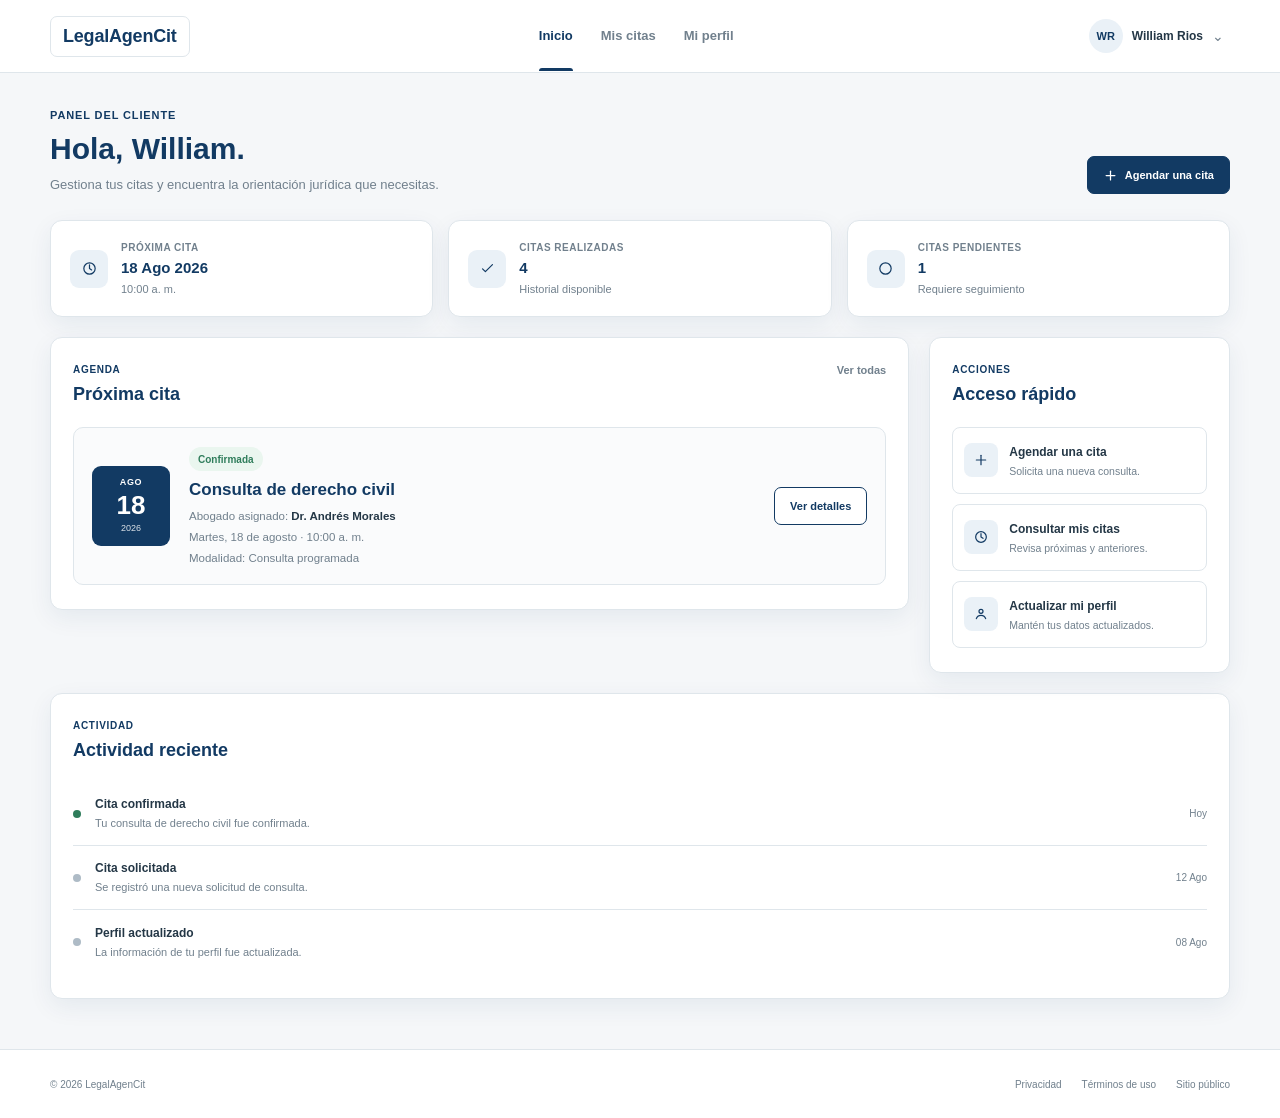
<file: dashboard-cliente.html>
<!DOCTYPE html>
<html lang="es">

<head>
    <meta charset="UTF-8">

    <meta
        name="viewport"
        content="width=device-width, initial-scale=1.0"
    >

    <meta
        name="description"
        content="Panel del cliente de LegalAgenCit."
    >

    <title>Panel del cliente | LegalAgenCit</title>

    <link
        rel="stylesheet"
        href="assets/css/dashboard-cliente.css"
    >
</head>


<body class="dashboard-page">


<!-- =========================================================
     ENCABEZADO
========================================================= -->

<header class="dashboard-header">

    <div class="container dashboard-navbar">


        <!-- MARCA -->

        <a
            class="brand"
            href="dashboard-cliente.html"
            aria-label="LegalAgenCit - Panel"
        >

            <span class="brand-name">
                LegalAgenCit
            </span>

        </a>


        <!-- NAVEGACIÓN -->

        <nav
            class="dashboard-nav"
            aria-label="Navegación del cliente"
        >

            <a
                class="active"
                href="dashboard-cliente.html"
            >
                Inicio
            </a>

            <a href="mis-citas.html">
                Mis citas
            </a>

            <a href="perfil.html">
                Mi perfil
            </a>

        </nav>


        <!-- USUARIO -->

        <div class="dashboard-user">

            <button
                class="user-menu-button"
                type="button"
                id="userMenuButton"
                aria-expanded="false"
                aria-controls="userMenu"
            >

                <span class="user-avatar">
                    WR
                </span>

                <span class="user-name">
                    William Rios
                </span>

                <span class="user-chevron">
                    ⌄
                </span>

            </button>


            <div
                class="user-menu"
                id="userMenu"
            >

                <a href="perfil.html">
                    Mi perfil
                </a>

                <a href="mis-citas.html">
                    Mis citas
                </a>

                <a href="login.html">
                    Cerrar sesión
                </a>

            </div>

        </div>

    </div>

</header>



<!-- =========================================================
     CONTENIDO PRINCIPAL
========================================================= -->

<main class="dashboard-main">

    <div class="container">


        <!-- =====================================================
             BIENVENIDA
        ====================================================== -->

        <section class="dashboard-welcome">

            <div>

                <span class="dashboard-kicker">
                    Panel del cliente
                </span>

                <h1>
                    Hola, William.
                </h1>

                <p>
                    Gestiona tus citas y encuentra la orientación
                    jurídica que necesitas.
                </p>

            </div>


            <a
                class="btn btn-primary"
                href="agendar-cita.html"
            >

                <svg
                    class="button-icon"
                    viewBox="0 0 24 24"
                    aria-hidden="true"
                >

                    <path d="M12 5v14"></path>
                    <path d="M5 12h14"></path>

                </svg>

                Agendar una cita

            </a>

        </section>



        <!-- =====================================================
             ESTADÍSTICAS
        ====================================================== -->

        <section
            class="dashboard-stats"
            aria-label="Resumen de actividad"
        >


            <!-- PRÓXIMA CITA -->

            <article class="dashboard-stat">

                <span class="stat-icon">

                    <svg
                        viewBox="0 0 24 24"
                        aria-hidden="true"
                    >

                        <circle
                            cx="12"
                            cy="12"
                            r="8"
                        ></circle>

                        <path d="M12 7v5l3 2"></path>

                    </svg>

                </span>


                <div>

                    <span class="stat-label">
                        Próxima cita
                    </span>

                    <strong>
                        18 Ago 2026
                    </strong>

                    <small>
                        10:00 a. m.
                    </small>

                </div>

            </article>



            <!-- CITAS REALIZADAS -->

            <article class="dashboard-stat">

                <span class="stat-icon">

                    <svg
                        viewBox="0 0 24 24"
                        aria-hidden="true"
                    >

                        <path d="M5 12.5l4 4L19 6.5"></path>

                    </svg>

                </span>


                <div>

                    <span class="stat-label">
                        Citas realizadas
                    </span>

                    <strong>
                        4
                    </strong>

                    <small>
                        Historial disponible
                    </small>

                </div>

            </article>



            <!-- CITAS PENDIENTES -->

            <article class="dashboard-stat">

                <span class="stat-icon">

                    <svg
                        viewBox="0 0 24 24"
                        aria-hidden="true"
                    >

                        <circle
                            cx="12"
                            cy="12"
                            r="8"
                        ></circle>

                    </svg>

                </span>


                <div>

                    <span class="stat-label">
                        Citas pendientes
                    </span>

                    <strong>
                        1
                    </strong>

                    <small>
                        Requiere seguimiento
                    </small>

                </div>

            </article>


        </section>



        <!-- =====================================================
             CONTENIDO PRINCIPAL
        ====================================================== -->

        <div class="dashboard-content-grid">


            <!-- =================================================
                 PRÓXIMA CITA
            ================================================== -->

            <section class="dashboard-panel">

                <div class="panel-header">

                    <div>

                        <span class="panel-kicker">
                            Agenda
                        </span>

                        <h2>
                            Próxima cita
                        </h2>

                    </div>


                    <a href="mis-citas.html">
                        Ver todas
                    </a>

                </div>



                <article class="appointment-featured">


                    <!-- FECHA -->

                    <div class="appointment-date">

                        <span>
                            AGO
                        </span>

                        <strong>
                            18
                        </strong>

                        <small>
                            2026
                        </small>

                    </div>



                    <!-- INFORMACIÓN -->

                    <div class="appointment-info">

                        <span class="appointment-status status-confirmed">
                            Confirmada
                        </span>

                        <h3>
                            Consulta de derecho civil
                        </h3>

                        <p>
                            Abogado asignado:
                            <strong>
                                Dr. Andrés Morales
                            </strong>
                        </p>

                        <p>
                            Martes, 18 de agosto · 10:00 a. m.
                        </p>

                        <p>
                            Modalidad: Consulta programada
                        </p>

                    </div>



                    <!-- ACCIÓN -->

                    <div class="appointment-actions">

                        <a
                            class="btn btn-outline"
                            href="detalle-cita.html"
                        >
                            Ver detalles
                        </a>

                    </div>


                </article>

            </section>



            <!-- =================================================
                 ACCESO RÁPIDO
            ================================================== -->

            <section class="dashboard-panel quick-panel">

                <div class="panel-header">

                    <div>

                        <span class="panel-kicker">
                            Acciones
                        </span>

                        <h2>
                            Acceso rápido
                        </h2>

                    </div>

                </div>



                <div class="quick-actions">


                    <!-- AGENDAR -->

                    <a
                        href="agendar-cita.html"
                        class="quick-action"
                    >

                        <span class="quick-action-icon">

                            <svg
                                viewBox="0 0 24 24"
                                aria-hidden="true"
                            >

                                <path d="M12 5v14"></path>
                                <path d="M5 12h14"></path>

                            </svg>

                        </span>


                        <div>

                            <strong>
                                Agendar una cita
                            </strong>

                            <small>
                                Solicita una nueva consulta.
                            </small>

                        </div>

                    </a>



                    <!-- MIS CITAS -->

                    <a
                        href="mis-citas.html"
                        class="quick-action"
                    >

                        <span class="quick-action-icon">

                            <svg
                                viewBox="0 0 24 24"
                                aria-hidden="true"
                            >

                                <circle
                                    cx="12"
                                    cy="12"
                                    r="8"
                                ></circle>

                                <path d="M12 7v5l3 2"></path>

                            </svg>

                        </span>


                        <div>

                            <strong>
                                Consultar mis citas
                            </strong>

                            <small>
                                Revisa próximas y anteriores.
                            </small>

                        </div>

                    </a>



                    <!-- PERFIL -->

                    <a
                        href="perfil.html"
                        class="quick-action"
                    >

                        <span class="quick-action-icon">

                            <svg
                                viewBox="0 0 24 24"
                                aria-hidden="true"
                            >

                                <circle
                                    cx="12"
                                    cy="8"
                                    r="3"
                                ></circle>

                                <path d="M5 19c.8-3 3.2-5 7-5s6.2 2 7 5"></path>

                            </svg>

                        </span>


                        <div>

                            <strong>
                                Actualizar mi perfil
                            </strong>

                            <small>
                                Mantén tus datos actualizados.
                            </small>

                        </div>

                    </a>


                </div>

            </section>


        </div>



        <!-- =====================================================
             ACTIVIDAD RECIENTE
        ====================================================== -->

        <section class="dashboard-panel recent-panel">


            <div class="panel-header">

                <div>

                    <span class="panel-kicker">
                        Actividad
                    </span>

                    <h2>
                        Actividad reciente
                    </h2>

                </div>

            </div>



            <div class="activity-list">


                <!-- ACTIVIDAD 1 -->

                <div class="activity-item">

                    <span class="activity-dot confirmed"></span>

                    <div>

                        <strong>
                            Cita confirmada
                        </strong>

                        <p>
                            Tu consulta de derecho civil fue confirmada.
                        </p>

                    </div>

                    <time>
                        Hoy
                    </time>

                </div>



                <!-- ACTIVIDAD 2 -->

                <div class="activity-item">

                    <span class="activity-dot"></span>

                    <div>

                        <strong>
                            Cita solicitada
                        </strong>

                        <p>
                            Se registró una nueva solicitud de consulta.
                        </p>

                    </div>

                    <time>
                        12 Ago
                    </time>

                </div>



                <!-- ACTIVIDAD 3 -->

                <div class="activity-item">

                    <span class="activity-dot"></span>

                    <div>

                        <strong>
                            Perfil actualizado
                        </strong>

                        <p>
                            La información de tu perfil fue actualizada.
                        </p>

                    </div>

                    <time>
                        08 Ago
                    </time>

                </div>


            </div>

        </section>


    </div>

</main>



<!-- =========================================================
     PIE DE PÁGINA
========================================================= -->

<footer class="dashboard-footer">

    <div class="container">

        <span>
            © 2026 LegalAgenCit
        </span>


        <div>

            <a href="#">
                Privacidad
            </a>

            <a href="#">
                Términos de uso
            </a>

            <a href="index.html">
                Sitio público
            </a>

        </div>

    </div>

</footer>



<!-- =========================================================
     JAVASCRIPT
========================================================= -->

<script>

document.addEventListener(
    "DOMContentLoaded",
    function () {


        /* =====================================================
           MENÚ DEL USUARIO
        ====================================================== */

        const userMenuButton =
            document.getElementById(
                "userMenuButton"
            );


        const userMenu =
            document.getElementById(
                "userMenu"
            );


        if (
            userMenuButton &&
            userMenu
        ) {


            userMenuButton.addEventListener(
                "click",
                function () {


                    const expanded =
                        userMenuButton.getAttribute(
                            "aria-expanded"
                        ) === "true";


                    userMenuButton.setAttribute(
                        "aria-expanded",
                        String(!expanded)
                    );


                    userMenu.classList.toggle(
                        "open",
                        !expanded
                    );

                }
            );


            document.addEventListener(
                "click",
                function (event) {


                    if (
                        !userMenuButton.contains(
                            event.target
                        ) &&
                        !userMenu.contains(
                            event.target
                        )
                    ) {


                        userMenuButton.setAttribute(
                            "aria-expanded",
                            "false"
                        );


                        userMenu.classList.remove(
                            "open"
                        );

                    }

                }
            );

        }

    }

);

</script>


</body>

</html>
</file>
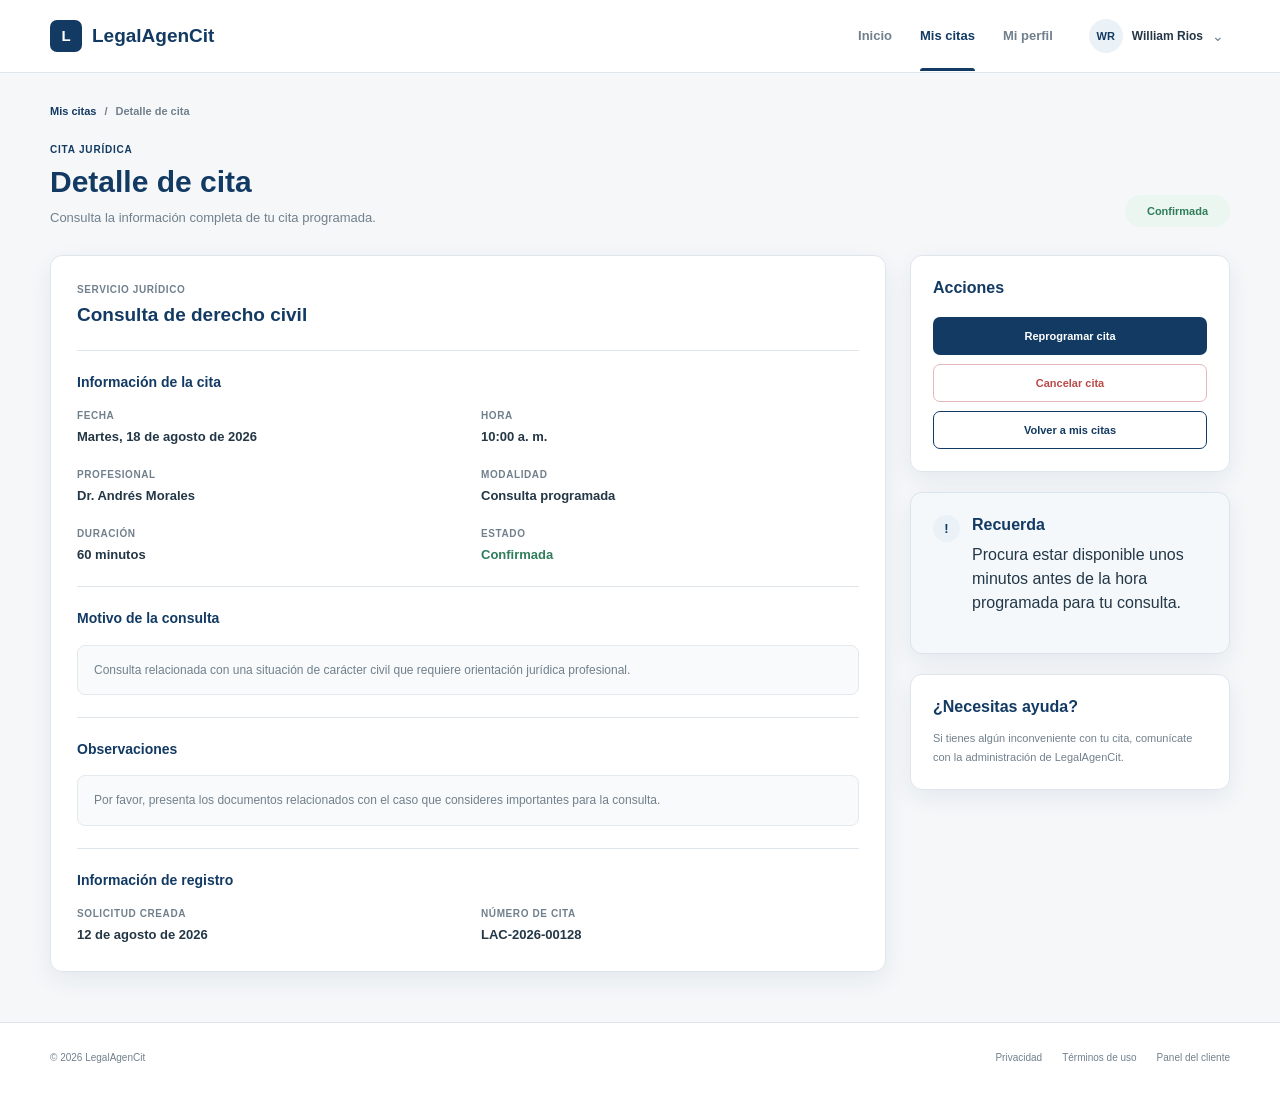
<file: detalle-cita.html>
<!DOCTYPE html>
<html lang="es">

<head>
    <meta charset="UTF-8">
    <meta name="viewport" content="width=device-width, initial-scale=1.0">

    <meta
        name="description"
        content="Detalle de una cita jurídica de LegalAgenCit."
    >

    <title>Detalle de cita | LegalAgenCit</title>

    <link
        rel="stylesheet"
        href="assets/css/detalle-cita.css"
    >
</head>


<body class="dashboard-page">


<!-- =========================================
     ENCABEZADO
     ========================================= -->

<header class="dashboard-header">

    <div class="container dashboard-navbar">


        <!-- MARCA -->

        <a
            class="brand"
            href="dashboard-cliente.html"
            aria-label="LegalAgenCit - Panel"
        >
            <span class="brand-mark">L</span>
            <span>LegalAgenCit</span>
        </a>


        <!-- NAVEGACIÓN -->

        <nav
            class="dashboard-nav"
            aria-label="Navegación del cliente"
        >

            <a href="dashboard-cliente.html">
                Inicio
            </a>

            <a
                class="active"
                href="mis-citas.html"
            >
                Mis citas
            </a>

            <a href="perfil.html">
                Mi perfil
            </a>

        </nav>


        <!-- USUARIO -->

        <div class="dashboard-user">

            <button
                class="user-menu-button"
                type="button"
                id="userMenuButton"
                aria-expanded="false"
                aria-controls="userMenu"
            >

                <span class="user-avatar">
                    WR
                </span>

                <span class="user-name">
                    William Rios
                </span>

                <span class="user-chevron">
                    ⌄
                </span>

            </button>


            <div
                class="user-menu"
                id="userMenu"
            >

                <a href="perfil.html">
                    Mi perfil
                </a>

                <a href="mis-citas.html">
                    Mis citas
                </a>

                <a href="login.html">
                    Cerrar sesión
                </a>

            </div>

        </div>

    </div>

</header>



<!-- =========================================
     CONTENIDO PRINCIPAL
     ========================================= -->

<main class="appointment-detail-main">

    <div class="container">


        <!-- =========================================
             MIGAS DE NAVEGACIÓN
             ========================================= -->

        <nav
            class="breadcrumb"
            aria-label="Ruta de navegación"
        >

            <a href="mis-citas.html">
                Mis citas
            </a>

            <span>
                /
            </span>

            <span>
                Detalle de cita
            </span>

        </nav>



        <!-- =========================================
             ENCABEZADO DEL DETALLE
             ========================================= -->

        <section class="appointment-detail-heading">

            <div>

                <span class="dashboard-kicker">
                    Cita jurídica
                </span>

                <h1>
                    Detalle de cita
                </h1>

                <p>
                    Consulta la información completa de tu cita programada.
                </p>

            </div>


            <span class="appointment-status status-confirmed">
                Confirmada
            </span>

        </section>



        <!-- =========================================
             CONTENIDO
             ========================================= -->

        <div class="appointment-detail-layout">


            <!-- =====================================
                 INFORMACIÓN PRINCIPAL
                 ===================================== -->

            <section class="appointment-detail-card">


                <!-- RESUMEN -->

                <div class="detail-card-header">

                    <div>

                        <span class="detail-label">
                            Servicio jurídico
                        </span>

                        <h2>
                            Consulta de derecho civil
                        </h2>

                    </div>

                </div>



                <!-- INFORMACIÓN DE LA CITA -->

                <div class="detail-section">

                    <h3>
                        Información de la cita
                    </h3>


                    <div class="detail-grid">


                        <div class="detail-item">

                            <span class="detail-item-label">
                                Fecha
                            </span>

                            <strong>
                                Martes, 18 de agosto de 2026
                            </strong>

                        </div>


                        <div class="detail-item">

                            <span class="detail-item-label">
                                Hora
                            </span>

                            <strong>
                                10:00 a. m.
                            </strong>

                        </div>


                        <div class="detail-item">

                            <span class="detail-item-label">
                                Profesional
                            </span>

                            <strong>
                                Dr. Andrés Morales
                            </strong>

                        </div>


                        <div class="detail-item">

                            <span class="detail-item-label">
                                Modalidad
                            </span>

                            <strong>
                                Consulta programada
                            </strong>

                        </div>


                        <div class="detail-item">

                            <span class="detail-item-label">
                                Duración
                            </span>

                            <strong>
                                60 minutos
                            </strong>

                        </div>


                        <div class="detail-item">

                            <span class="detail-item-label">
                                Estado
                            </span>

                            <strong class="detail-confirmed-text">
                                Confirmada
                            </strong>

                        </div>

                    </div>

                </div>



                <!-- MOTIVO -->

                <div class="detail-section">

                    <h3>
                        Motivo de la consulta
                    </h3>

                    <div class="detail-description">

                        <p>
                            Consulta relacionada con una situación de carácter
                            civil que requiere orientación jurídica profesional.
                        </p>

                    </div>

                </div>



                <!-- OBSERVACIONES -->

                <div class="detail-section">

                    <h3>
                        Observaciones
                    </h3>

                    <div class="detail-description">

                        <p>
                            Por favor, presenta los documentos relacionados con
                            el caso que consideres importantes para la consulta.
                        </p>

                    </div>

                </div>



                <!-- FECHA DE SOLICITUD -->

                <div class="detail-section detail-section-last">

                    <h3>
                        Información de registro
                    </h3>

                    <div class="detail-grid">


                        <div class="detail-item">

                            <span class="detail-item-label">
                                Solicitud creada
                            </span>

                            <strong>
                                12 de agosto de 2026
                            </strong>

                        </div>


                        <div class="detail-item">

                            <span class="detail-item-label">
                                Número de cita
                            </span>

                            <strong>
                                LAC-2026-00128
                            </strong>

                        </div>

                    </div>

                </div>

            </section>



            <!-- =====================================
                 PANEL LATERAL
                 ===================================== -->

            <aside class="appointment-detail-sidebar">


                <!-- ACCIONES -->

                <section class="detail-side-card">

                    <h2>
                        Acciones
                    </h2>


                    <div class="detail-actions">

                        <button
                            type="button"
                            class="btn btn-primary"
                            id="rescheduleButton"
                        >
                            Reprogramar cita
                        </button>


                        <button
                            type="button"
                            class="btn btn-danger-outline"
                            id="cancelButton"
                        >
                            Cancelar cita
                        </button>


                        <a
                            href="mis-citas.html"
                            class="btn btn-outline"
                        >
                            Volver a mis citas
                        </a>

                    </div>

                </section>



                <!-- RECORDATORIO -->

                <section class="detail-side-card detail-reminder">

                    <span class="detail-reminder-icon">
                        !
                    </span>

                    <div>

                        <h2>
                            Recuerda
                        </h2>

                        <p>
                            Procura estar disponible unos minutos antes
                            de la hora programada para tu consulta.
                        </p>

                    </div>

                </section>



                <!-- AYUDA -->

                <section class="detail-side-card">

                    <h2>
                        ¿Necesitas ayuda?
                    </h2>

                    <p>
                        Si tienes algún inconveniente con tu cita,
                        comunícate con la administración de LegalAgenCit.
                    </p>

                </section>

            </aside>

        </div>


    </div>

</main>



<!-- =========================================
     PIE DE PÁGINA
     ========================================= -->

<footer class="dashboard-footer">

    <div class="container">

        <span>
            © 2026 LegalAgenCit
        </span>


        <div>

            <a href="#">
                Privacidad
            </a>

            <a href="#">
                Términos de uso
            </a>

            <a href="dashboard-cliente.html">
                Panel del cliente
            </a>

        </div>

    </div>

</footer>



<!-- =========================================
     JAVASCRIPT
     ========================================= -->

<script>

document.addEventListener(
    "DOMContentLoaded",
    function () {


        /* =====================================
           MENÚ DEL USUARIO
           ===================================== */

        const userMenuButton =
            document.getElementById(
                "userMenuButton"
            );


        const userMenu =
            document.getElementById(
                "userMenu"
            );


        if (
            userMenuButton &&
            userMenu
        ) {

            userMenuButton.addEventListener(
                "click",
                function () {

                    const expanded =
                        userMenuButton.getAttribute(
                            "aria-expanded"
                        ) === "true";


                    userMenuButton.setAttribute(
                        "aria-expanded",
                        String(!expanded)
                    );


                    userMenu.classList.toggle(
                        "open",
                        !expanded
                    );

                }
            );


            document.addEventListener(
                "click",
                function (event) {

                    if (
                        !userMenuButton.contains(
                            event.target
                        ) &&
                        !userMenu.contains(
                            event.target
                        )
                    ) {

                        userMenuButton.setAttribute(
                            "aria-expanded",
                            "false"
                        );


                        userMenu.classList.remove(
                            "open"
                        );

                    }

                }
            );

        }



        /* =====================================
           BOTÓN REPROGRAMAR
           ===================================== */

        const rescheduleButton =
            document.getElementById(
                "rescheduleButton"
            );


        if (rescheduleButton) {

            rescheduleButton.addEventListener(
                "click",
                function () {

                    window.location.href =
                        "agendar-cita.html";

                }
            );

        }



        /* =====================================
           BOTÓN CANCELAR
           ===================================== */

        const cancelButton =
            document.getElementById(
                "cancelButton"
            );


        if (cancelButton) {

            cancelButton.addEventListener(
                "click",
                function () {

                    const confirmCancel =
                        window.confirm(
                            "¿Estás seguro de que deseas cancelar esta cita?"
                        );


                    if (confirmCancel) {

                        alert(
                            "La cancelación de la cita se realizará cuando el sistema esté conectado al servidor."
                        );

                    }

                }
            );

        }

    }
);

</script>


</body>
</html>
</file>
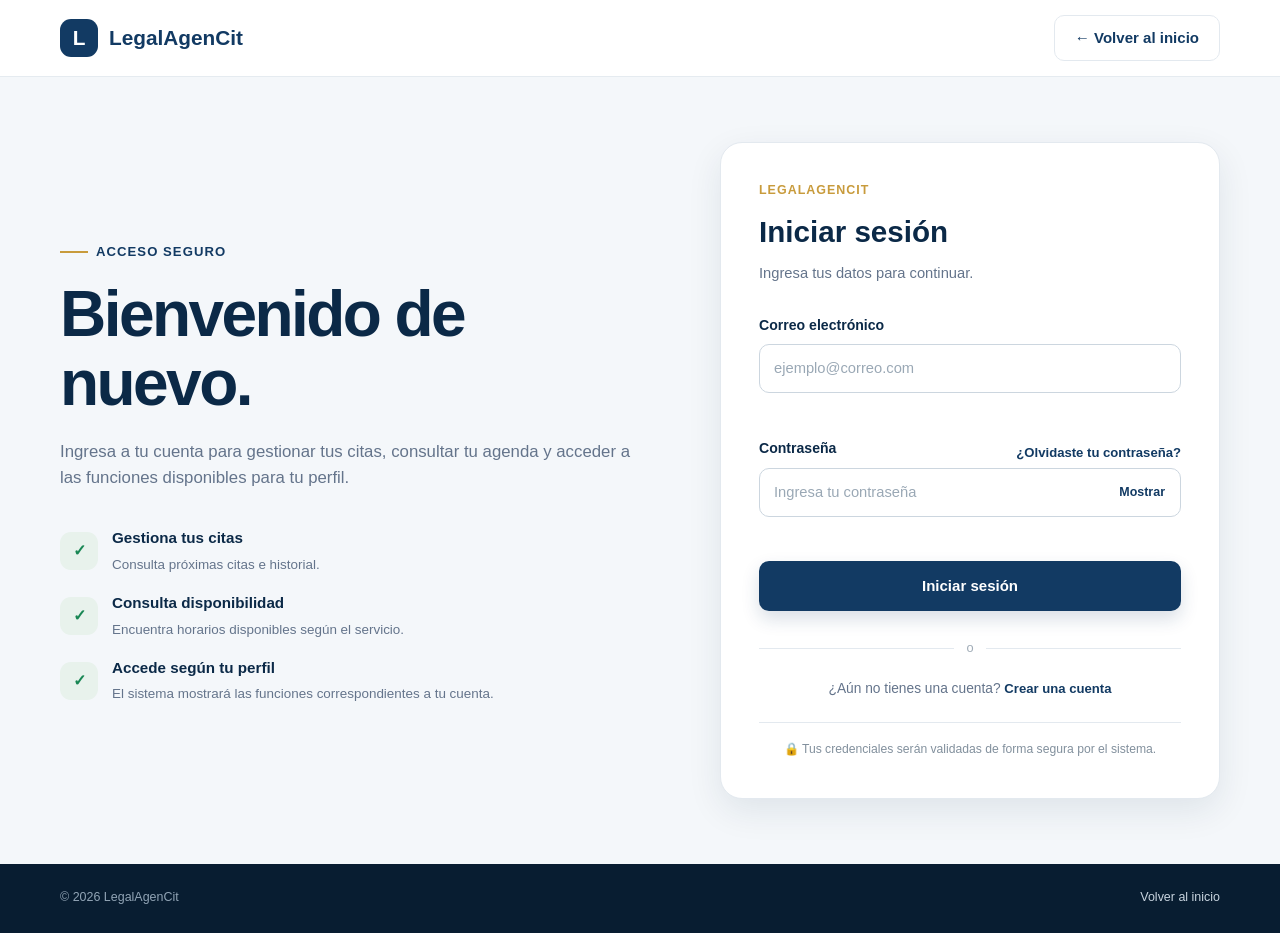
<file: login.html>
<!DOCTYPE html>
<html lang="es">
<head>
    <meta charset="UTF-8">
    <meta name="viewport" content="width=device-width, initial-scale=1.0">
    <meta name="description" content="Inicio de sesión de LegalAgenCit.">
    <title>Iniciar sesión | LegalAgenCit</title>
    <link rel="stylesheet" href="assets/css/login.css">
</head>

<body class="auth-page">

<header class="site-header">
    <div class="container navbar">
        <a class="brand" href="index.html" aria-label="LegalAgenCit - Inicio">
            <span class="brand-mark">L</span>
            <span>LegalAgenCit</span>
        </a>

        <a class="btn btn-outline" href="index.html">← Volver al inicio</a>
    </div>
</header>

<main class="auth-main">
    <div class="container auth-layout">

        <section class="auth-intro" aria-labelledby="login-title">
            <div class="eyebrow">Acceso seguro</div>

            <h1 id="login-title">Bienvenido de nuevo.</h1>

            <p>
                Ingresa a tu cuenta para gestionar tus citas, consultar tu agenda
                y acceder a las funciones disponibles para tu perfil.
            </p>

            <div class="auth-benefits">
                <div class="auth-benefit">
                    <span class="benefit-icon">✓</span>
                    <div>
                        <strong>Gestiona tus citas</strong>
                        <small>Consulta próximas citas e historial.</small>
                    </div>
                </div>

                <div class="auth-benefit">
                    <span class="benefit-icon">✓</span>
                    <div>
                        <strong>Consulta disponibilidad</strong>
                        <small>Encuentra horarios disponibles según el servicio.</small>
                    </div>
                </div>

                <div class="auth-benefit">
                    <span class="benefit-icon">✓</span>
                    <div>
                        <strong>Accede según tu perfil</strong>
                        <small>El sistema mostrará las funciones correspondientes a tu cuenta.</small>
                    </div>
                </div>
            </div>
        </section>

        <section class="auth-card" aria-labelledby="form-title">
            <div class="auth-card-header">
                <span class="auth-card-kicker">LegalAgenCit</span>
                <h2 id="form-title">Iniciar sesión</h2>
                <p>Ingresa tus datos para continuar.</p>
            </div>

            <form id="loginForm" action="#" method="post" novalidate>

                <div class="form-group">
                    <label for="email">Correo electrónico</label>
                    <input
                        type="email"
                        id="email"
                        name="email"
                        autocomplete="email"
                        placeholder="ejemplo@correo.com"
                        required
                    >
                    <small class="field-error" id="emailError"></small>
                </div>

                <div class="form-group">
                    <div class="field-label-row">
                        <label for="password">Contraseña</label>
                        <a href="#" class="forgot-link">¿Olvidaste tu contraseña?</a>
                    </div>

                    <div class="password-wrapper">
                        <input
                            type="password"
                            id="password"
                            name="password"
                            autocomplete="current-password"
                            placeholder="Ingresa tu contraseña"
                            required
                        >
                        <button
                            type="button"
                            class="password-toggle"
                            id="togglePassword"
                            aria-label="Mostrar contraseña"
                            aria-pressed="false"
                        >Mostrar</button>
                    </div>

                    <small class="field-error" id="passwordError"></small>
                </div>

                <div class="form-message" id="loginMessage" role="alert" aria-live="polite"></div>

                <button type="submit" class="btn btn-primary auth-submit">
                    Iniciar sesión
                </button>
            </form>

            <div class="auth-divider">
                <span>o</span>
            </div>

            <p class="register-prompt">
                ¿Aún no tienes una cuenta?
                <a href="registro.html">Crear una cuenta</a>
            </p>

            <p class="auth-security-note">
                🔒 Tus credenciales serán validadas de forma segura por el sistema.
            </p>
        </section>

    </div>
</main>

<footer class="auth-footer">
    <div class="container">
        <span>© 2026 LegalAgenCit</span>
        <a href="index.html">Volver al inicio</a>
    </div>
</footer>

<script>
    const passwordInput = document.getElementById("password");
    const togglePassword = document.getElementById("togglePassword");
    const loginForm = document.getElementById("loginForm");
    const loginMessage = document.getElementById("loginMessage");

    togglePassword.addEventListener("click", () => {
        const visible = passwordInput.type === "text";
        passwordInput.type = visible ? "password" : "text";
        togglePassword.textContent = visible ? "Mostrar" : "Ocultar";
        togglePassword.setAttribute("aria-label", visible ? "Mostrar contraseña" : "Ocultar contraseña");
        togglePassword.setAttribute("aria-pressed", String(!visible));
    });

    loginForm.addEventListener("submit", (event) => {
        event.preventDefault();

        const email = document.getElementById("email");
        const password = document.getElementById("password");
        const emailError = document.getElementById("emailError");
        const passwordError = document.getElementById("passwordError");

        emailError.textContent = "";
        passwordError.textContent = "";
        loginMessage.textContent = "";
        loginMessage.className = "form-message";

        let valid = true;

        if (!email.value.trim()) {
            emailError.textContent = "Ingresa tu correo electrónico.";
            valid = false;
        } else if (!email.validity.valid) {
            emailError.textContent = "Ingresa un correo electrónico válido.";
            valid = false;
        }

        if (!password.value) {
            passwordError.textContent = "Ingresa tu contraseña.";
            valid = false;
        }

        if (!valid) {
            return;
        }

        // Prototipo: cualquier credencial con formato válido permite continuar
        // como cliente. En la versión funcional, Spring Boot validará la cuenta.
        loginMessage.textContent = "Inicio de sesión correcto. Redirigiendo al panel del cliente...";
        loginMessage.classList.add("is-info");
        setTimeout(() => { window.location.href = "dashboard-cliente.html"; }, 450);
    });
</script>

</body>
</html>
</file>
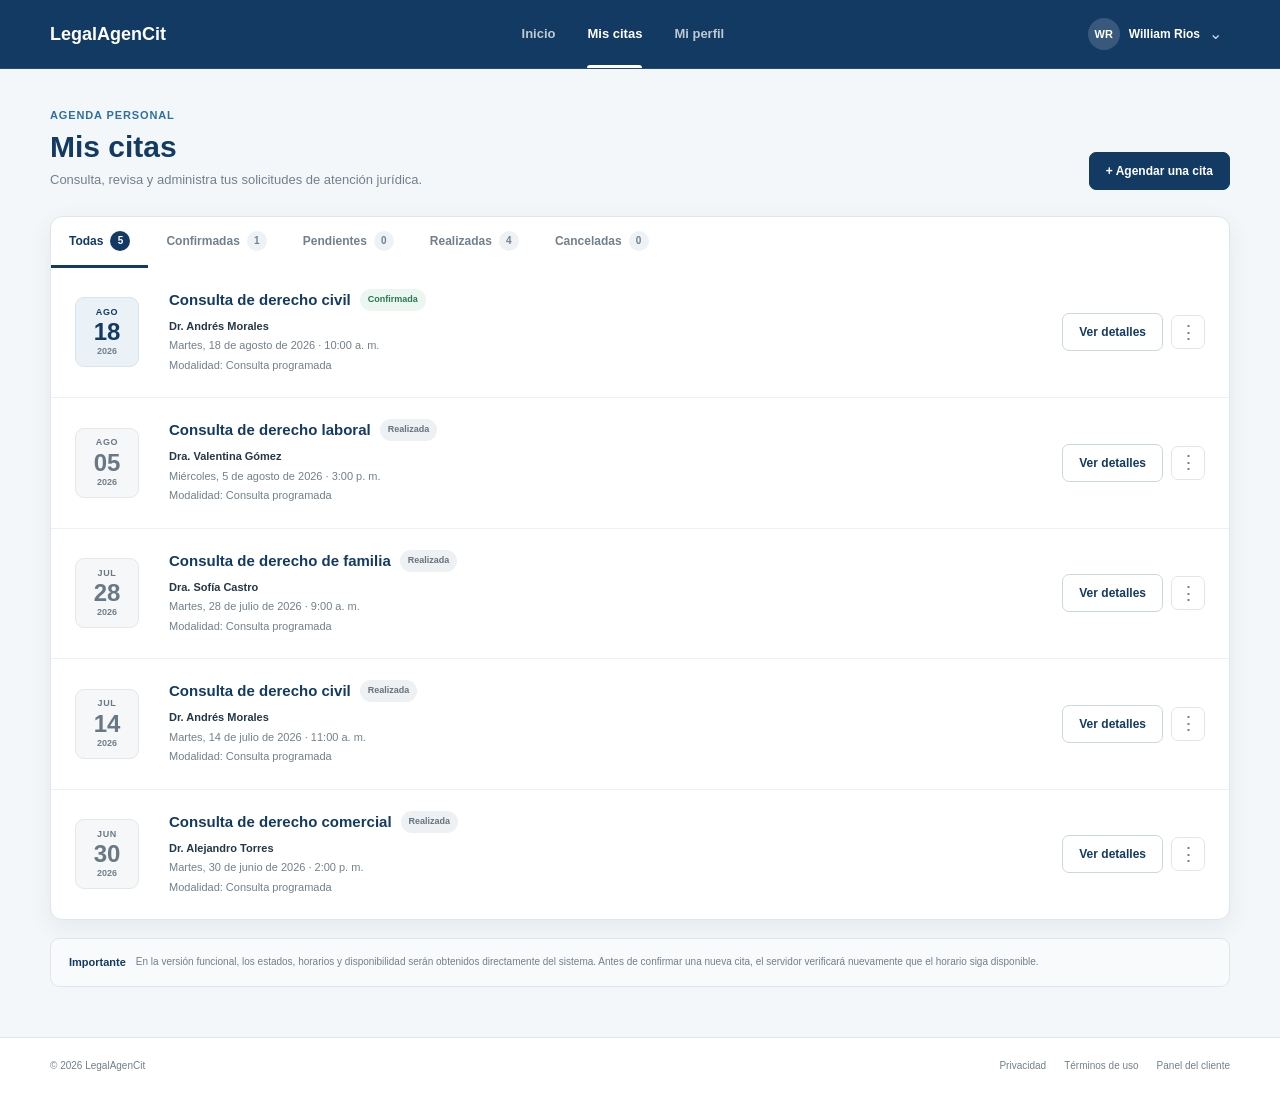
<file: mis-citas.html>
<!DOCTYPE html>
<html lang="es">

<head>
    <meta charset="UTF-8">
    <meta name="viewport" content="width=device-width, initial-scale=1.0">
    <meta name="description" content="Consulta y administra tus citas jurídicas en LegalAgenCit.">
    <title>Mis citas | LegalAgenCit</title>

    <link rel="stylesheet" href="assets/css/mis-citas.css">
</head>

<body class="dashboard-page">

    <!-- =========================================
         ENCABEZADO
         ========================================= -->

    <header class="dashboard-header">

        <div class="container dashboard-navbar">

            <a class="brand" href="dashboard-cliente.html" aria-label="LegalAgenCit - Panel">
                <span class="brand-name">LegalAgenCit</span>
            </a>


            <nav class="dashboard-nav" aria-label="Navegación del cliente">

                <a href="dashboard-cliente.html">
                    Inicio
                </a>

                <a class="active" href="mis-citas.html">
                    Mis citas
                </a>

                <a href="perfil.html">
                    Mi perfil
                </a>

            </nav>


            <div class="dashboard-user">

                <button
                    class="user-menu-button"
                    type="button"
                    id="userMenuButton"
                    aria-expanded="false"
                    aria-controls="userMenu"
                >

                    <span class="user-avatar">
                        WR
                    </span>

                    <span class="user-name">
                        William Rios
                    </span>

                    <span class="user-chevron">
                        ⌄
                    </span>

                </button>


                <div class="user-menu" id="userMenu">

                    <a href="perfil.html">
                        Mi perfil
                    </a>

                    <a href="mis-citas.html">
                        Mis citas
                    </a>

                    <a href="login.html">
                        Cerrar sesión
                    </a>

                </div>

            </div>

        </div>

    </header>


    <!-- =========================================
         CONTENIDO PRINCIPAL
         ========================================= -->

    <main class="appointments-main">

        <div class="container">


            <!-- =========================================
                 ENCABEZADO DE LA PÁGINA
                 ========================================= -->

            <section class="appointments-heading">

                <div>

                    <span class="dashboard-kicker">
                        Agenda personal
                    </span>

                    <h1>
                        Mis citas
                    </h1>

                    <p>
                        Consulta, revisa y administra tus solicitudes de atención jurídica.
                    </p>

                </div>


                <a
                    class="btn btn-primary"
                    href="agendar-cita.html"
                >
                    + Agendar una cita
                </a>

            </section>


            <!-- =========================================
                 PANEL DE CITAS
                 ========================================= -->

            <section class="appointments-panel">


                <!-- =========================================
                     PESTAÑAS DE FILTRO
                     ========================================= -->

                <div
                    class="appointment-tabs"
                    role="tablist"
                    aria-label="Filtrar citas"
                >

                    <button
                        class="appointment-tab active"
                        type="button"
                        data-filter="all"
                        aria-selected="true"
                        role="tab"
                    >
                        Todas

                        <span
                            class="tab-count"
                            id="countAll"
                        >
                            0
                        </span>

                    </button>


                    <button
                        class="appointment-tab"
                        type="button"
                        data-filter="confirmed"
                        aria-selected="false"
                        role="tab"
                    >
                        Confirmadas

                        <span
                            class="tab-count"
                            id="countConfirmed"
                        >
                            0
                        </span>

                    </button>


                    <button
                        class="appointment-tab"
                        type="button"
                        data-filter="pending"
                        aria-selected="false"
                        role="tab"
                    >
                        Pendientes

                        <span
                            class="tab-count"
                            id="countPending"
                        >
                            0
                        </span>

                    </button>


                    <button
                        class="appointment-tab"
                        type="button"
                        data-filter="completed"
                        aria-selected="false"
                        role="tab"
                    >
                        Realizadas

                        <span
                            class="tab-count"
                            id="countCompleted"
                        >
                            0
                        </span>

                    </button>


                    <button
                        class="appointment-tab"
                        type="button"
                        data-filter="cancelled"
                        aria-selected="false"
                        role="tab"
                    >
                        Canceladas

                        <span
                            class="tab-count"
                            id="countCancelled"
                        >
                            0
                        </span>

                    </button>

                </div>


                <!-- =========================================
                     LISTA DE CITAS
                     ========================================= -->

                <div
                    class="appointment-list"
                    id="appointmentList"
                >


                    <!-- CITA 1 -->

                    <article
                        class="appointment-row"
                        data-status="confirmed"
                    >

                        <div class="appointment-date-box">

                            <span>
                                AGO
                            </span>

                            <strong>
                                18
                            </strong>

                            <small>
                                2026
                            </small>

                        </div>


                        <div class="appointment-row-info">

                            <div class="appointment-row-title">

                                <h2>
                                    Consulta de derecho civil
                                </h2>

                                <span class="appointment-status status-confirmed">
                                    Confirmada
                                </span>

                            </div>


                            <p>
                                <strong>
                                    Dr. Andrés Morales
                                </strong>
                            </p>

                            <p>
                                Martes, 18 de agosto de 2026 · 10:00 a. m.
                            </p>

                            <p>
                                Modalidad: Consulta programada
                            </p>

                        </div>


                        <div class="appointment-row-actions">

                            <a
                                href="detalle-cita.html"
                                class="btn btn-outline"
                            >
                                Ver detalles
                            </a>

                            <button
                                type="button"
                                class="appointment-menu-button"
                                aria-label="Más opciones"
                            >
                                ⋮
                            </button>

                        </div>

                    </article>


                    <!-- CITA 2 -->

                    <article
                        class="appointment-row"
                        data-status="completed"
                    >

                        <div class="appointment-date-box muted-date">

                            <span>
                                AGO
                            </span>

                            <strong>
                                05
                            </strong>

                            <small>
                                2026
                            </small>

                        </div>


                        <div class="appointment-row-info">

                            <div class="appointment-row-title">

                                <h2>
                                    Consulta de derecho laboral
                                </h2>

                                <span class="appointment-status status-completed">
                                    Realizada
                                </span>

                            </div>


                            <p>
                                <strong>
                                    Dra. Valentina Gómez
                                </strong>
                            </p>

                            <p>
                                Miércoles, 5 de agosto de 2026 · 3:00 p. m.
                            </p>

                            <p>
                                Modalidad: Consulta programada
                            </p>

                        </div>


                        <div class="appointment-row-actions">

                            <a
                                href="detalle-cita.html"
                                class="btn btn-outline"
                            >
                                Ver detalles
                            </a>

                            <button
                                type="button"
                                class="appointment-menu-button"
                                aria-label="Más opciones"
                            >
                                ⋮
                            </button>

                        </div>

                    </article>


                    <!-- CITA 3 -->

                    <article
                        class="appointment-row"
                        data-status="completed"
                    >

                        <div class="appointment-date-box muted-date">

                            <span>
                                JUL
                            </span>

                            <strong>
                                28
                            </strong>

                            <small>
                                2026
                            </small>

                        </div>


                        <div class="appointment-row-info">

                            <div class="appointment-row-title">

                                <h2>
                                    Consulta de derecho de familia
                                </h2>

                                <span class="appointment-status status-completed">
                                    Realizada
                                </span>

                            </div>


                            <p>
                                <strong>
                                    Dra. Sofía Castro
                                </strong>
                            </p>

                            <p>
                                Martes, 28 de julio de 2026 · 9:00 a. m.
                            </p>

                            <p>
                                Modalidad: Consulta programada
                            </p>

                        </div>


                        <div class="appointment-row-actions">

                            <a
                                href="detalle-cita.html"
                                class="btn btn-outline"
                            >
                                Ver detalles
                            </a>

                            <button
                                type="button"
                                class="appointment-menu-button"
                                aria-label="Más opciones"
                            >
                                ⋮
                            </button>

                        </div>

                    </article>


                    <!-- CITA 4 -->

                    <article
                        class="appointment-row"
                        data-status="completed"
                    >

                        <div class="appointment-date-box muted-date">

                            <span>
                                JUL
                            </span>

                            <strong>
                                14
                            </strong>

                            <small>
                                2026
                            </small>

                        </div>


                        <div class="appointment-row-info">

                            <div class="appointment-row-title">

                                <h2>
                                    Consulta de derecho civil
                                </h2>

                                <span class="appointment-status status-completed">
                                    Realizada
                                </span>

                            </div>


                            <p>
                                <strong>
                                    Dr. Andrés Morales
                                </strong>
                            </p>

                            <p>
                                Martes, 14 de julio de 2026 · 11:00 a. m.
                            </p>

                            <p>
                                Modalidad: Consulta programada
                            </p>

                        </div>


                        <div class="appointment-row-actions">

                            <a
                                href="detalle-cita.html"
                                class="btn btn-outline"
                            >
                                Ver detalles
                            </a>

                            <button
                                type="button"
                                class="appointment-menu-button"
                                aria-label="Más opciones"
                            >
                                ⋮
                            </button>

                        </div>

                    </article>


                    <!-- CITA 5 -->

                    <article
                        class="appointment-row"
                        data-status="completed"
                    >

                        <div class="appointment-date-box muted-date">

                            <span>
                                JUN
                            </span>

                            <strong>
                                30
                            </strong>

                            <small>
                                2026
                            </small>

                        </div>


                        <div class="appointment-row-info">

                            <div class="appointment-row-title">

                                <h2>
                                    Consulta de derecho comercial
                                </h2>

                                <span class="appointment-status status-completed">
                                    Realizada
                                </span>

                            </div>


                            <p>
                                <strong>
                                    Dr. Alejandro Torres
                                </strong>
                            </p>

                            <p>
                                Martes, 30 de junio de 2026 · 2:00 p. m.
                            </p>

                            <p>
                                Modalidad: Consulta programada
                            </p>

                        </div>


                        <div class="appointment-row-actions">

                            <a
                                href="detalle-cita.html"
                                class="btn btn-outline"
                            >
                                Ver detalles
                            </a>

                            <button
                                type="button"
                                class="appointment-menu-button"
                                aria-label="Más opciones"
                            >
                                ⋮
                            </button>

                        </div>

                    </article>

                </div>


                <!-- =========================================
                     ESTADO VACÍO
                     ========================================= -->

                <div
                    class="appointments-empty"
                    id="appointmentsEmpty"
                    hidden
                >

                    <span class="empty-icon">
                        ○
                    </span>

                    <h2>
                        No hay citas para mostrar
                    </h2>

                    <p>
                        Cuando exista una cita que coincida con este filtro aparecerá aquí.
                    </p>

                    <a
                        href="agendar-cita.html"
                        class="btn btn-primary"
                    >
                        Agendar una cita
                    </a>

                </div>

            </section>


            <!-- =========================================
                 NOTA INFORMATIVA
                 ========================================= -->

            <section class="appointment-info-note">

                <strong>
                    Importante
                </strong>

                <p>
                    En la versión funcional, los estados, horarios y disponibilidad serán
                    obtenidos directamente del sistema. Antes de confirmar una nueva cita,
                    el servidor verificará nuevamente que el horario siga disponible.
                </p>

            </section>

        </div>

    </main>


    <!-- =========================================
         PIE DE PÁGINA
         ========================================= -->

    <footer class="dashboard-footer">

        <div class="container">

            <span>
                © 2026 LegalAgenCit
            </span>


            <div>

                <a href="#">
                    Privacidad
                </a>

                <a href="#">
                    Términos de uso
                </a>

                <a href="dashboard-cliente.html">
                    Panel del cliente
                </a>

            </div>

        </div>

    </footer>


    <!-- =========================================
         JAVASCRIPT
         ========================================= -->

    <script>

        document.addEventListener("DOMContentLoaded", function () {

            /* =========================================
               ELEMENTOS
               ========================================= */

            const tabs = document.querySelectorAll(
                ".appointment-tab[data-filter]"
            );

            const rows = document.querySelectorAll(
                ".appointment-row[data-status]"
            );

            const emptyState =
                document.getElementById("appointmentsEmpty");


            /* =========================================
               CONTADORES
               ========================================= */

            const countElements = {

                all:
                    document.getElementById("countAll"),

                confirmed:
                    document.getElementById("countConfirmed"),

                pending:
                    document.getElementById("countPending"),

                completed:
                    document.getElementById("countCompleted"),

                cancelled:
                    document.getElementById("countCancelled")

            };


            /* =========================================
               ACTUALIZAR CONTADORES
               ========================================= */

            function updateCounts() {

                const counts = {

                    all: rows.length,

                    confirmed: 0,

                    pending: 0,

                    completed: 0,

                    cancelled: 0

                };


                rows.forEach(function (row) {

                    const status =
                        (
                            row.dataset.status || ""
                        ).toLowerCase();


                    if (
                        Object.prototype.hasOwnProperty.call(
                            counts,
                            status
                        )
                    ) {

                        counts[status]++;

                    }

                });


                Object.keys(countElements).forEach(
                    function (key) {

                        if (countElements[key]) {

                            countElements[key].textContent =
                                counts[key];

                        }

                    }
                );

            }


            /* =========================================
               APLICAR FILTRO
               ========================================= */

            function applyFilter(filter) {

                let visibleCount = 0;


                rows.forEach(function (row) {

                    const status =
                        (
                            row.dataset.status || ""
                        ).toLowerCase();


                    const shouldShow =
                        filter === "all" ||
                        status === filter;


                    row.hidden =
                        !shouldShow;


                    if (shouldShow) {

                        visibleCount++;

                    }

                });


                if (emptyState) {

                    emptyState.hidden =
                        visibleCount !== 0;

                }

            }


            /* =========================================
               ACTIVAR PESTAÑA
               ========================================= */

            function activateTab(selectedTab) {

                tabs.forEach(function (tab) {

                    const isActive =
                        tab === selectedTab;


                    tab.classList.toggle(
                        "active",
                        isActive
                    );


                    tab.setAttribute(
                        "aria-selected",
                        isActive
                            ? "true"
                            : "false"
                    );

                });

            }


            /* =========================================
               EVENTOS DE LAS PESTAÑAS
               ========================================= */

            tabs.forEach(function (tab) {

                tab.addEventListener(
                    "click",
                    function () {

                        const filter =
                            tab.dataset.filter;


                        activateTab(tab);

                        applyFilter(filter);

                    }
                );

            });


            /* =========================================
               MENÚ DEL USUARIO
               ========================================= */

            const userMenuButton =
                document.getElementById(
                    "userMenuButton"
                );

            const userMenu =
                document.getElementById(
                    "userMenu"
                );


            if (
                userMenuButton &&
                userMenu
            ) {

                userMenuButton.addEventListener(
                    "click",
                    function () {

                        const expanded =
                            userMenuButton.getAttribute(
                                "aria-expanded"
                            ) === "true";


                        userMenuButton.setAttribute(
                            "aria-expanded",
                            String(!expanded)
                        );


                        userMenu.classList.toggle(
                            "open",
                            !expanded
                        );

                    }
                );


                document.addEventListener(
                    "click",
                    function (event) {

                        if (
                            !userMenuButton.contains(
                                event.target
                            ) &&
                            !userMenu.contains(
                                event.target
                            )
                        ) {

                            userMenuButton.setAttribute(
                                "aria-expanded",
                                "false"
                            );


                            userMenu.classList.remove(
                                "open"
                            );

                        }

                    }
                );

            }


            /* =========================================
               INICIALIZACIÓN
               ========================================= */

            updateCounts();

            applyFilter("all");

        });

    </script>

</body>

</html>
</file>
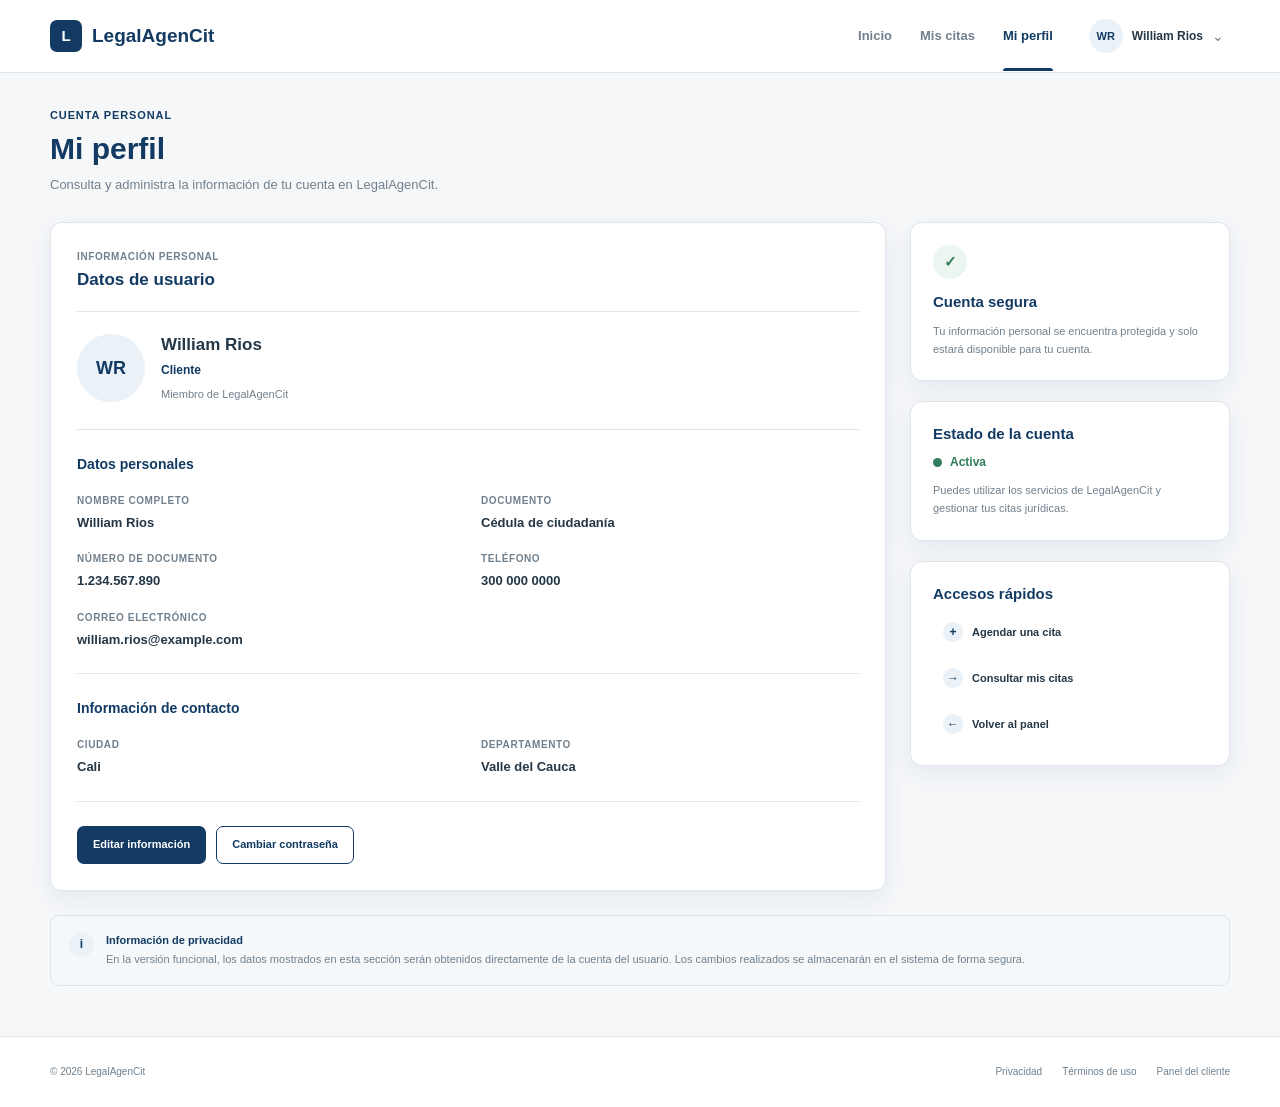
<file: perfil.html>
<!DOCTYPE html>
<html lang="es">

<head>
    <meta charset="UTF-8">

    <meta
        name="viewport"
        content="width=device-width, initial-scale=1.0"
    >

    <meta
        name="description"
        content="Consulta y administra tu información personal en LegalAgenCit."
    >

    <title>Mi perfil | LegalAgenCit</title>

    <link
        rel="stylesheet"
        href="assets/css/perfil.css"
    >
</head>


<body class="dashboard-page">


<!-- =========================================
     ENCABEZADO
     ========================================= -->

<header class="dashboard-header">

    <div class="container dashboard-navbar">


        <!-- MARCA -->

        <a
            class="brand"
            href="dashboard-cliente.html"
            aria-label="LegalAgenCit - Panel"
        >

            <span class="brand-mark">
                L
            </span>

            <span>
                LegalAgenCit
            </span>

        </a>


        <!-- NAVEGACIÓN -->

        <nav
            class="dashboard-nav"
            aria-label="Navegación del cliente"
        >

            <a href="dashboard-cliente.html">
                Inicio
            </a>

            <a href="mis-citas.html">
                Mis citas
            </a>

            <a
                class="active"
                href="perfil.html"
            >
                Mi perfil
            </a>

        </nav>


        <!-- USUARIO -->

        <div class="dashboard-user">

            <button
                class="user-menu-button"
                type="button"
                id="userMenuButton"
                aria-expanded="false"
                aria-controls="userMenu"
            >

                <span class="user-avatar">
                    WR
                </span>

                <span class="user-name">
                    William Rios
                </span>

                <span class="user-chevron">
                    ⌄
                </span>

            </button>


            <div
                class="user-menu"
                id="userMenu"
            >

                <a href="perfil.html">
                    Mi perfil
                </a>

                <a href="mis-citas.html">
                    Mis citas
                </a>

                <a href="login.html">
                    Cerrar sesión
                </a>

            </div>

        </div>

    </div>

</header>



<!-- =========================================
     CONTENIDO PRINCIPAL
     ========================================= -->

<main class="profile-main">

    <div class="container">


        <!-- =========================================
             ENCABEZADO
             ========================================= -->

        <section class="profile-heading">

            <div>

                <span class="dashboard-kicker">
                    Cuenta personal
                </span>

                <h1>
                    Mi perfil
                </h1>

                <p>
                    Consulta y administra la información de tu cuenta en LegalAgenCit.
                </p>

            </div>

        </section>



        <!-- =========================================
             CONTENIDO DEL PERFIL
             ========================================= -->

        <div class="profile-layout">


            <!-- =====================================
                 INFORMACIÓN PERSONAL
                 ===================================== -->

            <section class="profile-card">

                <div class="profile-card-header">

                    <div>

                        <span class="profile-card-kicker">
                            Información personal
                        </span>

                        <h2>
                            Datos de usuario
                        </h2>

                    </div>

                </div>


                <!-- PERFIL VISUAL -->

                <div class="profile-identity">

                    <div class="profile-avatar">
                        WR
                    </div>

                    <div class="profile-identity-info">

                        <h3>
                            William Rios
                        </h3>

                        <p>
                            Cliente
                        </p>

                        <span>
                            Miembro de LegalAgenCit
                        </span>

                    </div>

                </div>


                <!-- DATOS -->

                <div class="profile-section">

                    <h3>
                        Datos personales
                    </h3>


                    <div class="profile-info-grid">


                        <div class="profile-info-item">

                            <span class="profile-info-label">
                                Nombre completo
                            </span>

                            <strong>
                                William Rios
                            </strong>

                        </div>


                        <div class="profile-info-item">

                            <span class="profile-info-label">
                                Documento
                            </span>

                            <strong>
                                Cédula de ciudadanía
                            </strong>

                        </div>


                        <div class="profile-info-item">

                            <span class="profile-info-label">
                                Número de documento
                            </span>

                            <strong>
                                1.234.567.890
                            </strong>

                        </div>


                        <div class="profile-info-item">

                            <span class="profile-info-label">
                                Teléfono
                            </span>

                            <strong>
                                300 000 0000
                            </strong>

                        </div>


                        <div class="profile-info-item profile-info-full">

                            <span class="profile-info-label">
                                Correo electrónico
                            </span>

                            <strong>
                                william.rios@example.com
                            </strong>

                        </div>


                    </div>

                </div>


                <!-- DIRECCIÓN -->

                <div class="profile-section">

                    <h3>
                        Información de contacto
                    </h3>


                    <div class="profile-info-grid">


                        <div class="profile-info-item">

                            <span class="profile-info-label">
                                Ciudad
                            </span>

                            <strong>
                                Cali
                            </strong>

                        </div>


                        <div class="profile-info-item">

                            <span class="profile-info-label">
                                Departamento
                            </span>

                            <strong>
                                Valle del Cauca
                            </strong>

                        </div>


                    </div>

                </div>


                <!-- ACCIONES -->

                <div class="profile-actions">

                    <button
                        type="button"
                        class="btn btn-primary"
                        id="editProfileButton"
                    >
                        Editar información
                    </button>

                    <button
                        type="button"
                        class="btn btn-outline"
                        id="changePasswordButton"
                    >
                        Cambiar contraseña
                    </button>

                </div>

            </section>



            <!-- =====================================
                 PANEL LATERAL
                 ===================================== -->

            <aside class="profile-sidebar">


                <!-- SEGURIDAD -->

                <section class="profile-side-card">

                    <div class="side-card-icon">
                        ✓
                    </div>

                    <div>

                        <h2>
                            Cuenta segura
                        </h2>

                        <p>
                            Tu información personal se encuentra protegida
                            y solo estará disponible para tu cuenta.
                        </p>

                    </div>

                </section>


                <!-- ESTADO -->

                <section class="profile-side-card">

                    <h2>
                        Estado de la cuenta
                    </h2>


                    <div class="account-status">

                        <span class="status-dot"></span>

                        <strong>
                            Activa
                        </strong>

                    </div>


                    <p>
                        Puedes utilizar los servicios de LegalAgenCit
                        y gestionar tus citas jurídicas.
                    </p>

                </section>


                <!-- ACCESOS -->

                <section class="profile-side-card">

                    <h2>
                        Accesos rápidos
                    </h2>


                    <div class="profile-quick-links">

                        <a href="agendar-cita.html">
                            <span>
                                +
                            </span>

                            Agendar una cita
                        </a>


                        <a href="mis-citas.html">

                            <span>
                                →
                            </span>

                            Consultar mis citas

                        </a>


                        <a href="dashboard-cliente.html">

                            <span>
                                ←
                            </span>

                            Volver al panel

                        </a>

                    </div>

                </section>

            </aside>

        </div>


        <!-- =========================================
             NOTA INFORMATIVA
             ========================================= -->

        <section class="profile-info-note">

            <span class="profile-info-note-icon">
                i
            </span>

            <div>

                <strong>
                    Información de privacidad
                </strong>

                <p>
                    En la versión funcional, los datos mostrados en esta sección
                    serán obtenidos directamente de la cuenta del usuario.
                    Los cambios realizados se almacenarán en el sistema de forma segura.
                </p>

            </div>

        </section>

    </div>

</main>



<!-- =========================================
     FOOTER
     ========================================= -->

<footer class="dashboard-footer">

    <div class="container">

        <span>
            © 2026 LegalAgenCit
        </span>


        <div>

            <a href="#">
                Privacidad
            </a>

            <a href="#">
                Términos de uso
            </a>

            <a href="dashboard-cliente.html">
                Panel del cliente
            </a>

        </div>

    </div>

</footer>



<!-- =========================================
     JAVASCRIPT
     ========================================= -->

<script>

document.addEventListener(
    "DOMContentLoaded",
    function () {


        /* =====================================
           MENÚ DEL USUARIO
           ===================================== */

        const userMenuButton =
            document.getElementById(
                "userMenuButton"
            );


        const userMenu =
            document.getElementById(
                "userMenu"
            );


        if (
            userMenuButton &&
            userMenu
        ) {

            userMenuButton.addEventListener(
                "click",
                function () {

                    const expanded =
                        userMenuButton.getAttribute(
                            "aria-expanded"
                        ) === "true";


                    userMenuButton.setAttribute(
                        "aria-expanded",
                        String(!expanded)
                    );


                    userMenu.classList.toggle(
                        "open",
                        !expanded
                    );

                }
            );


            document.addEventListener(
                "click",
                function (event) {

                    if (
                        !userMenuButton.contains(
                            event.target
                        ) &&
                        !userMenu.contains(
                            event.target
                        )
                    ) {

                        userMenuButton.setAttribute(
                            "aria-expanded",
                            "false"
                        );


                        userMenu.classList.remove(
                            "open"
                        );

                    }

                }
            );

        }



        /* =====================================
           EDITAR PERFIL
           ===================================== */

        const editProfileButton =
            document.getElementById(
                "editProfileButton"
            );


        if (editProfileButton) {

            editProfileButton.addEventListener(
                "click",
                function () {

                    alert(
                        "La edición de información estará disponible cuando el sistema esté conectado al servidor."
                    );

                }
            );

        }



        /* =====================================
           CAMBIAR CONTRASEÑA
           ===================================== */

        const changePasswordButton =
            document.getElementById(
                "changePasswordButton"
            );


        if (changePasswordButton) {

            changePasswordButton.addEventListener(
                "click",
                function () {

                    alert(
                        "El cambio de contraseña estará disponible cuando el sistema esté conectado al servidor."
                    );

                }
            );

        }

    }

);

</script>


</body>

</html>
</file>
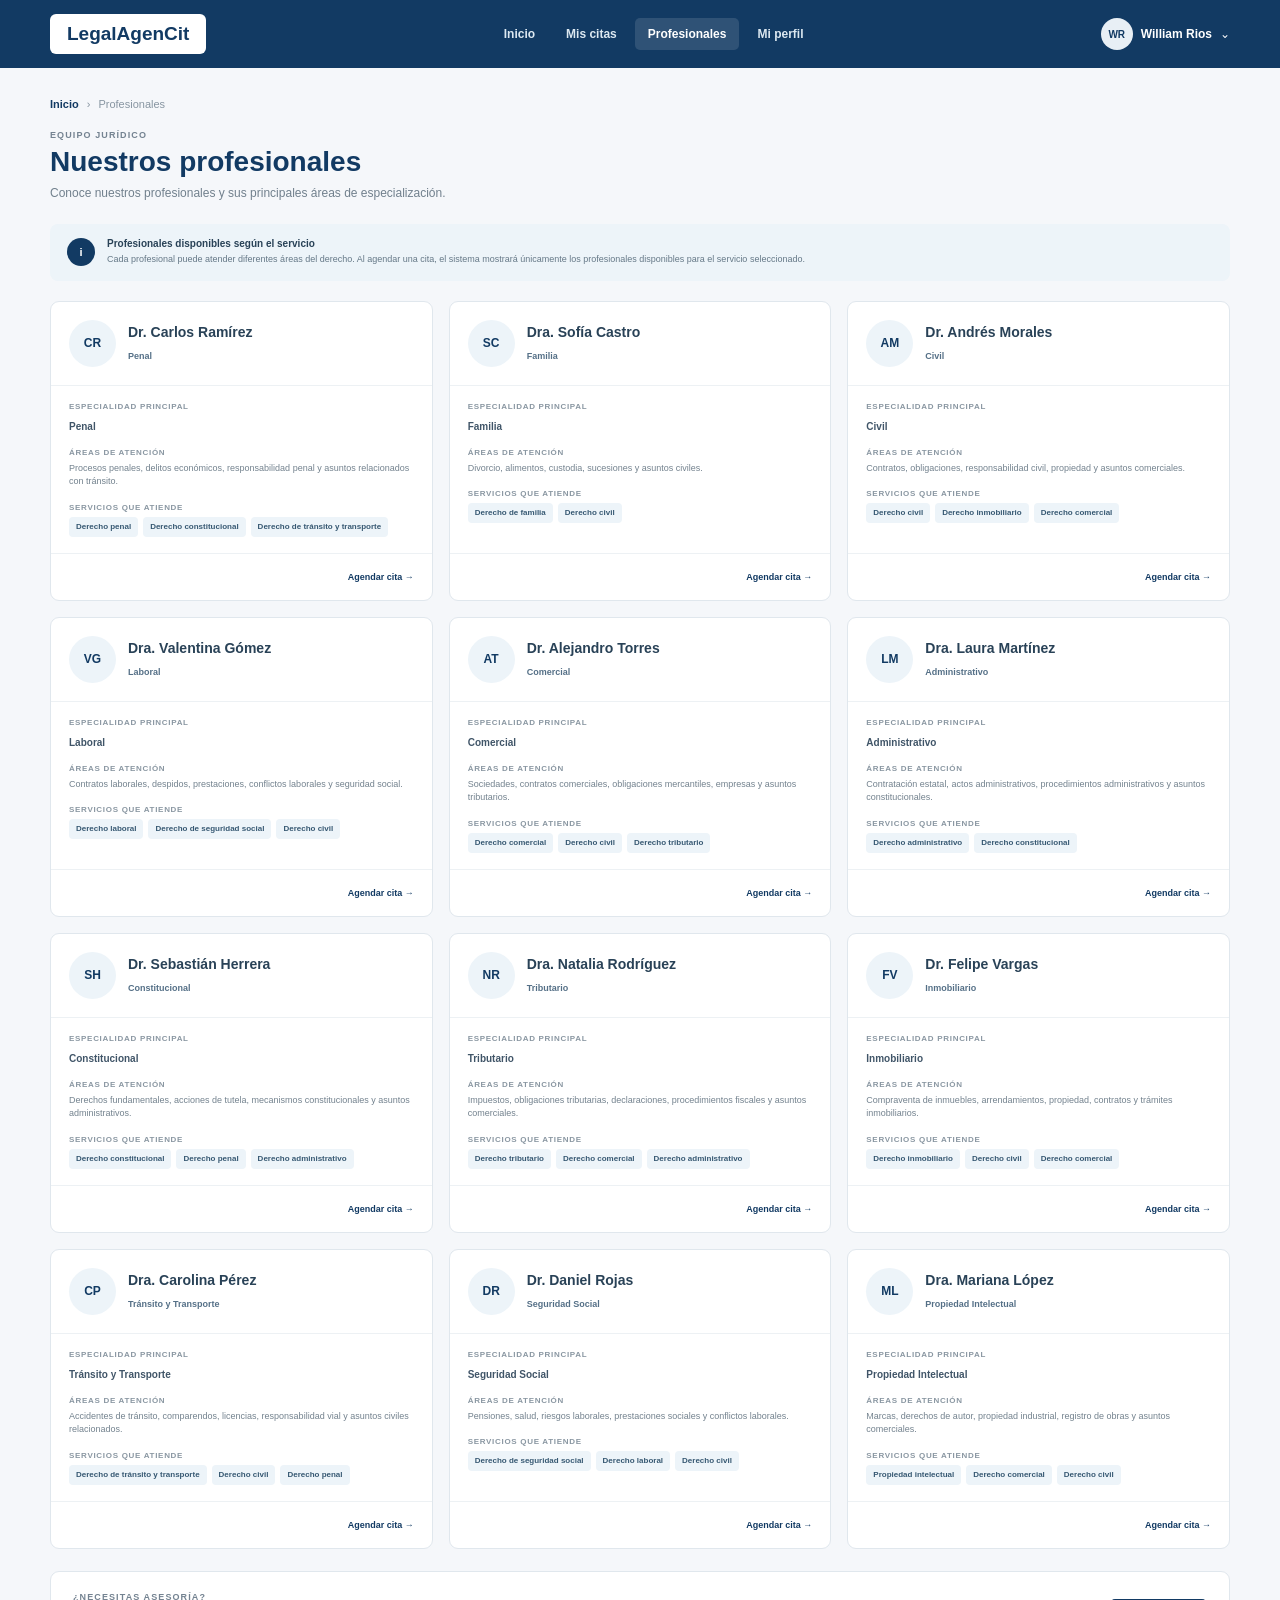
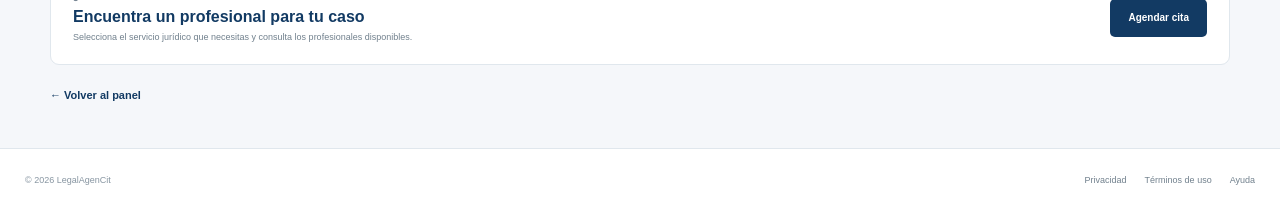
<file: profesionales.html>
<!DOCTYPE html>
<html lang="es">

<head>
    <meta charset="UTF-8">
    <meta name="viewport" content="width=device-width, initial-scale=1.0">

    <meta
        name="description"
        content="Conoce los profesionales jurídicos disponibles en LegalAgenCit."
    >

    <title>Profesionales | LegalAgenCit</title>

    <link rel="stylesheet" href="assets/css/profesionales.css">
</head>

<body>

<header class="header">

    <div class="nav">

        <!-- MARCA -->

        <a
            class="brand"
            href="dashboard-cliente.html"
            aria-label="LegalAgenCit - Panel del cliente"
        >
            <span>LegalAgenCit</span>
        </a>


        <!-- NAVEGACIÓN -->

        <nav aria-label="Navegación del cliente">

            <a href="dashboard-cliente.html">
                Inicio
            </a>

            <a href="mis-citas.html">
                Mis citas
            </a>

            <a
                class="active"
                href="profesionales.html"
            >
                Profesionales
            </a>

            <a href="perfil.html">
                Mi perfil
            </a>

        </nav>


        <!-- USUARIO -->

        <div class="user">

            <button
                id="userButton"
                type="button"
                aria-expanded="false"
                aria-controls="userMenu"
                aria-label="Abrir menú de usuario"
            >

                <span class="avatar">
                    WR
                </span>

                <span class="user-name">
                    William Rios
                </span>

                <span aria-hidden="true">
                    ⌄
                </span>

            </button>


            <div id="userMenu">

                <a href="perfil.html">
                    Mi perfil
                </a>

                <a href="mis-citas.html">
                    Mis citas
                </a>

                <a href="ayuda.html">
                    Ayuda
                </a>

                <a href="login.html">
                    Cerrar sesión
                </a>

            </div>

        </div>

    </div>

</header>


<main>

    <div class="container">


        <!-- =================================================
             MIGAS DE NAVEGACIÓN
        ================================================== -->

        <div class="crumb">

            <a href="dashboard-cliente.html">
                Inicio
            </a>

            <span aria-hidden="true">
                ›
            </span>

            <span>
                Profesionales
            </span>

        </div>


        <!-- =================================================
             ENCABEZADO
        ================================================== -->

        <section class="heading">

            <div>

                <span class="kicker">
                    EQUIPO JURÍDICO
                </span>

                <h1>
                    Nuestros profesionales
                </h1>

                <p>
                    Conoce nuestros profesionales y sus principales
                    áreas de especialización.
                </p>

            </div>

        </section>


        <!-- =================================================
             INFORMACIÓN
        ================================================== -->

        <section class="intro">

            <div class="intro-icon">
                i
            </div>

            <div>

                <strong>
                    Profesionales disponibles según el servicio
                </strong>

                <p>
                    Cada profesional puede atender diferentes áreas
                    del derecho. Al agendar una cita, el sistema
                    mostrará únicamente los profesionales disponibles
                    para el servicio seleccionado.
                </p>

            </div>

        </section>


        <!-- =================================================
             CATÁLOGO
        ================================================== -->

        <section
            class="professionals-grid"
            aria-label="Catálogo de profesionales"
        >


            <!-- =================================================
                 CARLOS RAMÍREZ
            ================================================== -->

            <article class="professional-card">

                <div class="professional-top">

                    <span class="professional-avatar">
                        CR
                    </span>

                    <div>

                        <h2>
                            Dr. Carlos Ramírez
                        </h2>

                        <span class="specialty">
                            Penal
                        </span>

                    </div>

                </div>


                <div class="professional-body">

                    <div class="data">

                        <span class="label">
                            Especialidad principal
                        </span>

                        <strong>
                            Penal
                        </strong>

                    </div>


                    <div class="data">

                        <span class="label">
                            Áreas de atención
                        </span>

                        <p>
                            Procesos penales, delitos económicos,
                            responsabilidad penal y asuntos
                            relacionados con tránsito.
                        </p>

                    </div>


                    <div class="data">

                        <span class="label">
                            Servicios que atiende
                        </span>

                        <div class="services">

                            <span>
                                Derecho penal
                            </span>

                            <span>
                                Derecho constitucional
                            </span>

                            <span>
                                Derecho de tránsito y transporte
                            </span>

                        </div>

                    </div>

                </div>


                <div class="professional-footer">

                    <a
                        class="schedule-link"
                        href="agendar-cita.html"
                    >
                        Agendar cita →
                    </a>

                </div>

            </article>


            <!-- =================================================
                 SOFÍA CASTRO
            ================================================== -->

            <article class="professional-card">

                <div class="professional-top">

                    <span class="professional-avatar">
                        SC
                    </span>

                    <div>

                        <h2>
                            Dra. Sofía Castro
                        </h2>

                        <span class="specialty">
                            Familia
                        </span>

                    </div>

                </div>


                <div class="professional-body">

                    <div class="data">

                        <span class="label">
                            Especialidad principal
                        </span>

                        <strong>
                            Familia
                        </strong>

                    </div>


                    <div class="data">

                        <span class="label">
                            Áreas de atención
                        </span>

                        <p>
                            Divorcio, alimentos, custodia,
                            sucesiones y asuntos civiles.
                        </p>

                    </div>


                    <div class="data">

                        <span class="label">
                            Servicios que atiende
                        </span>

                        <div class="services">

                            <span>
                                Derecho de familia
                            </span>

                            <span>
                                Derecho civil
                            </span>

                        </div>

                    </div>

                </div>


                <div class="professional-footer">

                    <a
                        class="schedule-link"
                        href="agendar-cita.html"
                    >
                        Agendar cita →
                    </a>

                </div>

            </article>


            <!-- =================================================
                 ANDRÉS MORALES
            ================================================== -->

            <article class="professional-card">

                <div class="professional-top">

                    <span class="professional-avatar">
                        AM
                    </span>

                    <div>

                        <h2>
                            Dr. Andrés Morales
                        </h2>

                        <span class="specialty">
                            Civil
                        </span>

                    </div>

                </div>


                <div class="professional-body">

                    <div class="data">

                        <span class="label">
                            Especialidad principal
                        </span>

                        <strong>
                            Civil
                        </strong>

                    </div>


                    <div class="data">

                        <span class="label">
                            Áreas de atención
                        </span>

                        <p>
                            Contratos, obligaciones, responsabilidad
                            civil, propiedad y asuntos comerciales.
                        </p>

                    </div>


                    <div class="data">

                        <span class="label">
                            Servicios que atiende
                        </span>

                        <div class="services">

                            <span>
                                Derecho civil
                            </span>

                            <span>
                                Derecho inmobiliario
                            </span>

                            <span>
                                Derecho comercial
                            </span>

                        </div>

                    </div>

                </div>


                <div class="professional-footer">

                    <a
                        class="schedule-link"
                        href="agendar-cita.html"
                    >
                        Agendar cita →
                    </a>

                </div>

            </article>


            <!-- =================================================
                 VALENTINA GÓMEZ
            ================================================== -->

            <article class="professional-card">

                <div class="professional-top">

                    <span class="professional-avatar">
                        VG
                    </span>

                    <div>

                        <h2>
                            Dra. Valentina Gómez
                        </h2>

                        <span class="specialty">
                            Laboral
                        </span>

                    </div>

                </div>


                <div class="professional-body">

                    <div class="data">

                        <span class="label">
                            Especialidad principal
                        </span>

                        <strong>
                            Laboral
                        </strong>

                    </div>


                    <div class="data">

                        <span class="label">
                            Áreas de atención
                        </span>

                        <p>
                            Contratos laborales, despidos,
                            prestaciones, conflictos laborales
                            y seguridad social.
                        </p>

                    </div>


                    <div class="data">

                        <span class="label">
                            Servicios que atiende
                        </span>

                        <div class="services">

                            <span>
                                Derecho laboral
                            </span>

                            <span>
                                Derecho de seguridad social
                            </span>

                            <span>
                                Derecho civil
                            </span>

                        </div>

                    </div>

                </div>


                <div class="professional-footer">

                    <a
                        class="schedule-link"
                        href="agendar-cita.html"
                    >
                        Agendar cita →
                    </a>

                </div>

            </article>


            <!-- =================================================
                 ALEJANDRO TORRES
            ================================================== -->

            <article class="professional-card">

                <div class="professional-top">

                    <span class="professional-avatar">
                        AT
                    </span>

                    <div>

                        <h2>
                            Dr. Alejandro Torres
                        </h2>

                        <span class="specialty">
                            Comercial
                        </span>

                    </div>

                </div>


                <div class="professional-body">

                    <div class="data">

                        <span class="label">
                            Especialidad principal
                        </span>

                        <strong>
                            Comercial
                        </strong>

                    </div>


                    <div class="data">

                        <span class="label">
                            Áreas de atención
                        </span>

                        <p>
                            Sociedades, contratos comerciales,
                            obligaciones mercantiles, empresas
                            y asuntos tributarios.
                        </p>

                    </div>


                    <div class="data">

                        <span class="label">
                            Servicios que atiende
                        </span>

                        <div class="services">

                            <span>
                                Derecho comercial
                            </span>

                            <span>
                                Derecho civil
                            </span>

                            <span>
                                Derecho tributario
                            </span>

                        </div>

                    </div>

                </div>


                <div class="professional-footer">

                    <a
                        class="schedule-link"
                        href="agendar-cita.html"
                    >
                        Agendar cita →
                    </a>

                </div>

            </article>


            <!-- =================================================
                 LAURA MARTÍNEZ
            ================================================== -->

            <article class="professional-card">

                <div class="professional-top">

                    <span class="professional-avatar">
                        LM
                    </span>

                    <div>

                        <h2>
                            Dra. Laura Martínez
                        </h2>

                        <span class="specialty">
                            Administrativo
                        </span>

                    </div>

                </div>


                <div class="professional-body">

                    <div class="data">

                        <span class="label">
                            Especialidad principal
                        </span>

                        <strong>
                            Administrativo
                        </strong>

                    </div>


                    <div class="data">

                        <span class="label">
                            Áreas de atención
                        </span>

                        <p>
                            Contratación estatal, actos administrativos,
                            procedimientos administrativos y asuntos
                            constitucionales.
                        </p>

                    </div>


                    <div class="data">

                        <span class="label">
                            Servicios que atiende
                        </span>

                        <div class="services">

                            <span>
                                Derecho administrativo
                            </span>

                            <span>
                                Derecho constitucional
                            </span>

                        </div>

                    </div>

                </div>


                <div class="professional-footer">

                    <a
                        class="schedule-link"
                        href="agendar-cita.html"
                    >
                        Agendar cita →
                    </a>

                </div>

            </article>


            <!-- =================================================
                 SEBASTIÁN HERRERA
            ================================================== -->

            <article class="professional-card">

                <div class="professional-top">

                    <span class="professional-avatar">
                        SH
                    </span>

                    <div>

                        <h2>
                            Dr. Sebastián Herrera
                        </h2>

                        <span class="specialty">
                            Constitucional
                        </span>

                    </div>

                </div>


                <div class="professional-body">

                    <div class="data">

                        <span class="label">
                            Especialidad principal
                        </span>

                        <strong>
                            Constitucional
                        </strong>

                    </div>


                    <div class="data">

                        <span class="label">
                            Áreas de atención
                        </span>

                        <p>
                            Derechos fundamentales, acciones de tutela,
                            mecanismos constitucionales y asuntos
                            administrativos.
                        </p>

                    </div>


                    <div class="data">

                        <span class="label">
                            Servicios que atiende
                        </span>

                        <div class="services">

                            <span>
                                Derecho constitucional
                            </span>

                            <span>
                                Derecho penal
                            </span>

                            <span>
                                Derecho administrativo
                            </span>

                        </div>

                    </div>

                </div>


                <div class="professional-footer">

                    <a
                        class="schedule-link"
                        href="agendar-cita.html"
                    >
                        Agendar cita →
                    </a>

                </div>

            </article>


            <!-- =================================================
                 NATALIA RODRÍGUEZ
            ================================================== -->

            <article class="professional-card">

                <div class="professional-top">

                    <span class="professional-avatar">
                        NR
                    </span>

                    <div>

                        <h2>
                            Dra. Natalia Rodríguez
                        </h2>

                        <span class="specialty">
                            Tributario
                        </span>

                    </div>

                </div>


                <div class="professional-body">

                    <div class="data">

                        <span class="label">
                            Especialidad principal
                        </span>

                        <strong>
                            Tributario
                        </strong>

                    </div>


                    <div class="data">

                        <span class="label">
                            Áreas de atención
                        </span>

                        <p>
                            Impuestos, obligaciones tributarias,
                            declaraciones, procedimientos fiscales
                            y asuntos comerciales.
                        </p>

                    </div>


                    <div class="data">

                        <span class="label">
                            Servicios que atiende
                        </span>

                        <div class="services">

                            <span>
                                Derecho tributario
                            </span>

                            <span>
                                Derecho comercial
                            </span>

                            <span>
                                Derecho administrativo
                            </span>

                        </div>

                    </div>

                </div>


                <div class="professional-footer">

                    <a
                        class="schedule-link"
                        href="agendar-cita.html"
                    >
                        Agendar cita →
                    </a>

                </div>

            </article>


            <!-- =================================================
                 FELIPE VARGAS
            ================================================== -->

            <article class="professional-card">

                <div class="professional-top">

                    <span class="professional-avatar">
                        FV
                    </span>

                    <div>

                        <h2>
                            Dr. Felipe Vargas
                        </h2>

                        <span class="specialty">
                            Inmobiliario
                        </span>

                    </div>

                </div>


                <div class="professional-body">

                    <div class="data">

                        <span class="label">
                            Especialidad principal
                        </span>

                        <strong>
                            Inmobiliario
                        </strong>

                    </div>


                    <div class="data">

                        <span class="label">
                            Áreas de atención
                        </span>

                        <p>
                            Compraventa de inmuebles, arrendamientos,
                            propiedad, contratos y trámites inmobiliarios.
                        </p>

                    </div>


                    <div class="data">

                        <span class="label">
                            Servicios que atiende
                        </span>

                        <div class="services">

                            <span>
                                Derecho inmobiliario
                            </span>

                            <span>
                                Derecho civil
                            </span>

                            <span>
                                Derecho comercial
                            </span>

                        </div>

                    </div>

                </div>


                <div class="professional-footer">

                    <a
                        class="schedule-link"
                        href="agendar-cita.html"
                    >
                        Agendar cita →
                    </a>

                </div>

            </article>


            <!-- =================================================
                 CAROLINA PÉREZ
            ================================================== -->

            <article class="professional-card">

                <div class="professional-top">

                    <span class="professional-avatar">
                        CP
                    </span>

                    <div>

                        <h2>
                            Dra. Carolina Pérez
                        </h2>

                        <span class="specialty">
                            Tránsito y Transporte
                        </span>

                    </div>

                </div>


                <div class="professional-body">

                    <div class="data">

                        <span class="label">
                            Especialidad principal
                        </span>

                        <strong>
                            Tránsito y Transporte
                        </strong>

                    </div>


                    <div class="data">

                        <span class="label">
                            Áreas de atención
                        </span>

                        <p>
                            Accidentes de tránsito, comparendos,
                            licencias, responsabilidad vial y
                            asuntos civiles relacionados.
                        </p>

                    </div>


                    <div class="data">

                        <span class="label">
                            Servicios que atiende
                        </span>

                        <div class="services">

                            <span>
                                Derecho de tránsito y transporte
                            </span>

                            <span>
                                Derecho civil
                            </span>

                            <span>
                                Derecho penal
                            </span>

                        </div>

                    </div>

                </div>


                <div class="professional-footer">

                    <a
                        class="schedule-link"
                        href="agendar-cita.html"
                    >
                        Agendar cita →
                    </a>

                </div>

            </article>


            <!-- =================================================
                 DANIEL ROJAS
            ================================================== -->

            <article class="professional-card">

                <div class="professional-top">

                    <span class="professional-avatar">
                        DR
                    </span>

                    <div>

                        <h2>
                            Dr. Daniel Rojas
                        </h2>

                        <span class="specialty">
                            Seguridad Social
                        </span>

                    </div>

                </div>


                <div class="professional-body">

                    <div class="data">

                        <span class="label">
                            Especialidad principal
                        </span>

                        <strong>
                            Seguridad Social
                        </strong>

                    </div>


                    <div class="data">

                        <span class="label">
                            Áreas de atención
                        </span>

                        <p>
                            Pensiones, salud, riesgos laborales,
                            prestaciones sociales y conflictos laborales.
                        </p>

                    </div>


                    <div class="data">

                        <span class="label">
                            Servicios que atiende
                        </span>

                        <div class="services">

                            <span>
                                Derecho de seguridad social
                            </span>

                            <span>
                                Derecho laboral
                            </span>

                            <span>
                                Derecho civil
                            </span>

                        </div>

                    </div>

                </div>


                <div class="professional-footer">

                    <a
                        class="schedule-link"
                        href="agendar-cita.html"
                    >
                        Agendar cita →
                    </a>

                </div>

            </article>


            <!-- =================================================
                 MARIANA LÓPEZ
            ================================================== -->

            <article class="professional-card">

                <div class="professional-top">

                    <span class="professional-avatar">
                        ML
                    </span>

                    <div>

                        <h2>
                            Dra. Mariana López
                        </h2>

                        <span class="specialty">
                            Propiedad Intelectual
                        </span>

                    </div>

                </div>


                <div class="professional-body">

                    <div class="data">

                        <span class="label">
                            Especialidad principal
                        </span>

                        <strong>
                            Propiedad Intelectual
                        </strong>

                    </div>


                    <div class="data">

                        <span class="label">
                            Áreas de atención
                        </span>

                        <p>
                            Marcas, derechos de autor, propiedad industrial,
                            registro de obras y asuntos comerciales.
                        </p>

                    </div>


                    <div class="data">

                        <span class="label">
                            Servicios que atiende
                        </span>

                        <div class="services">

                            <span>
                                Propiedad intelectual
                            </span>

                            <span>
                                Derecho comercial
                            </span>

                            <span>
                                Derecho civil
                            </span>

                        </div>

                    </div>

                </div>


                <div class="professional-footer">

                    <a
                        class="schedule-link"
                        href="agendar-cita.html"
                    >
                        Agendar cita →
                    </a>

                </div>

            </article>


        </section>


        <!-- =================================================
             LLAMADO A LA ACCIÓN
        ================================================== -->

        <section class="action-card">

            <div>

                <span class="kicker">
                    ¿NECESITAS ASESORÍA?
                </span>

                <h2>
                    Encuentra un profesional para tu caso
                </h2>

                <p>
                    Selecciona el servicio jurídico que necesitas
                    y consulta los profesionales disponibles.
                </p>

            </div>


            <a
                class="btn primary"
                href="agendar-cita.html"
            >
                Agendar cita
            </a>

        </section>


        <!-- =================================================
             VOLVER
        ================================================== -->

        <div class="back">

            <a href="dashboard-cliente.html">
                ← Volver al panel
            </a>

        </div>

    </div>

</main>


<!-- =====================================================
     FOOTER
====================================================== -->

<footer>

    <span>
        © 2026 LegalAgenCit
    </span>

    <div>

        <a href="#">
            Privacidad
        </a>

        <a href="#">
            Términos de uso
        </a>

        <a href="ayuda.html">
            Ayuda
        </a>

    </div>

</footer>


<script>

    /* =========================================================
       MENÚ DE USUARIO
    ========================================================= */

    const userButton =
        document.getElementById("userButton");

    const userMenu =
        document.getElementById("userMenu");


    userButton.addEventListener("click", () => {

        const expanded =
            userButton.getAttribute("aria-expanded") === "true";

        userButton.setAttribute(
            "aria-expanded",
            String(!expanded)
        );

        userMenu.classList.toggle(
            "open",
            !expanded
        );

    });


    /* =========================================================
       CERRAR MENÚ AL HACER CLICK FUERA
    ========================================================= */

    document.addEventListener("click", event => {

        if (
            !userButton.contains(event.target) &&
            !userMenu.contains(event.target)
        ) {

            userButton.setAttribute(
                "aria-expanded",
                "false"
            );

            userMenu.classList.remove("open");

        }

    });


    /* =========================================================
       CERRAR CON ESC
    ========================================================= */

    document.addEventListener("keydown", event => {

        if (event.key === "Escape") {

            userButton.setAttribute(
                "aria-expanded",
                "false"
            );

            userMenu.classList.remove("open");

        }

    });

</script>

</body>

</html>
</file>
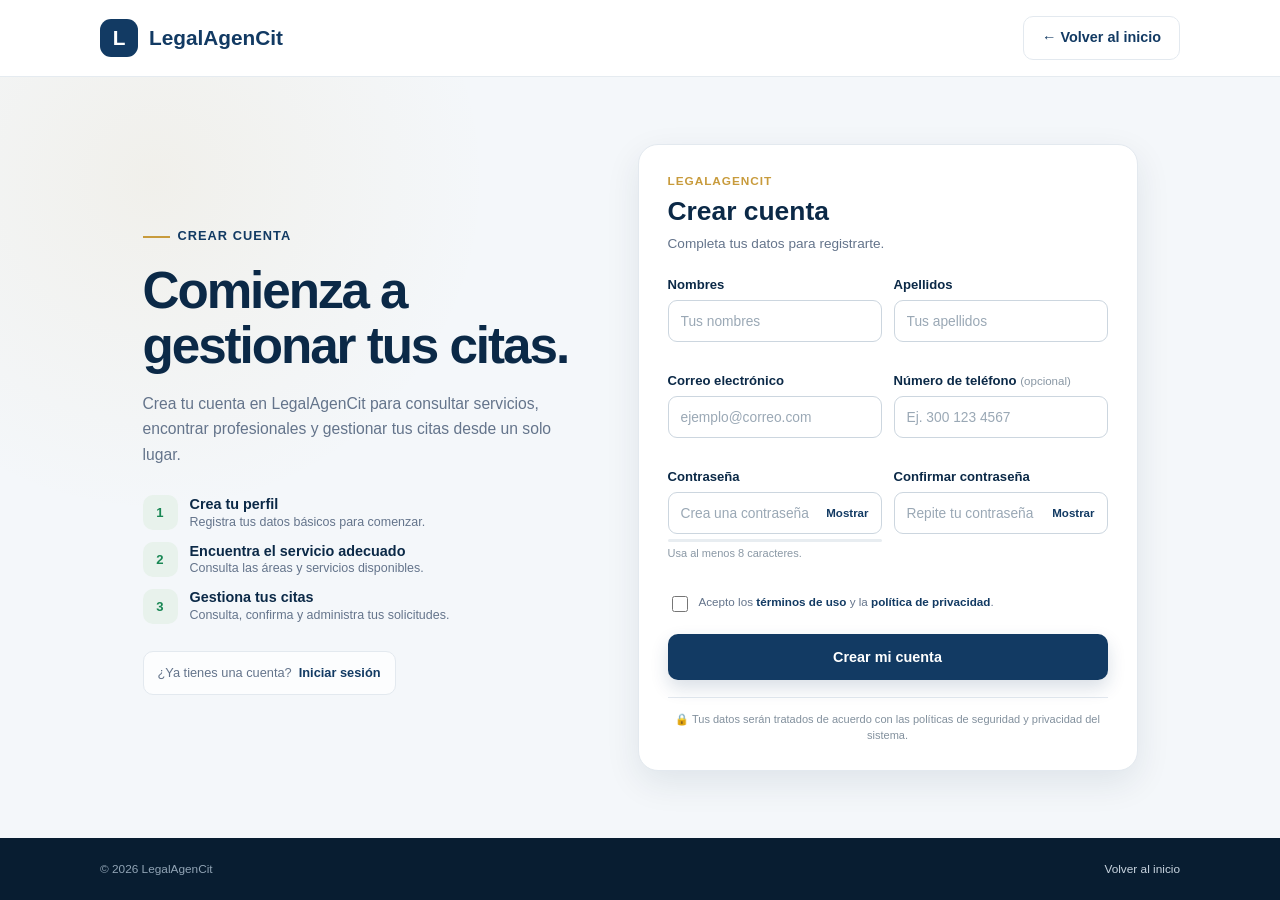
<file: registro.html>
<!DOCTYPE html>
<html lang="es">
<head>
    <meta charset="UTF-8">
    <meta name="viewport" content="width=device-width, initial-scale=1.0">
    <meta
        name="description"
        content="Crear una cuenta en LegalAgenCit."
    >
    <title>Crear cuenta | LegalAgenCit</title>

    <link rel="stylesheet" href="assets/css/registro.css">
</head>

<body class="auth-page">

<header class="site-header">
    <div class="container navbar">

        <a
            class="brand"
            href="index.html"
            aria-label="LegalAgenCit - Inicio"
        >
            <span class="brand-mark">L</span>
            <span>LegalAgenCit</span>
        </a>

        <a
            class="btn btn-outline"
            href="index.html"
        >
            ← Volver al inicio
        </a>

    </div>
</header>

<main class="auth-main register-main">

    <div class="container register-layout">

        <!-- INFORMACIÓN LATERAL -->
        <section
            class="auth-intro register-intro"
            aria-labelledby="register-title"
        >

            <div class="eyebrow">Crear cuenta</div>

            <h1 id="register-title">
                Comienza a gestionar tus citas.
            </h1>

            <p>
                Crea tu cuenta en LegalAgenCit para consultar servicios,
                encontrar profesionales y gestionar tus citas desde un
                solo lugar.
            </p>

            <div class="auth-benefits">

                <div class="auth-benefit">
                    <span class="benefit-icon">1</span>

                    <div>
                        <strong>Crea tu perfil</strong>
                        <small>
                            Registra tus datos básicos para comenzar.
                        </small>
                    </div>
                </div>

                <div class="auth-benefit">
                    <span class="benefit-icon">2</span>

                    <div>
                        <strong>Encuentra el servicio adecuado</strong>
                        <small>
                            Consulta las áreas y servicios disponibles.
                        </small>
                    </div>
                </div>

                <div class="auth-benefit">
                    <span class="benefit-icon">3</span>

                    <div>
                        <strong>Gestiona tus citas</strong>
                        <small>
                            Consulta, confirma y administra tus solicitudes.
                        </small>
                    </div>
                </div>

            </div>

            <div class="register-login-box">
                <span>¿Ya tienes una cuenta?</span>
                <a href="login.html">Iniciar sesión</a>
            </div>

        </section>


        <!-- FORMULARIO -->
        <section
            class="auth-card register-card"
            aria-labelledby="form-title"
        >

            <div class="auth-card-header">

                <span class="auth-card-kicker">
                    LegalAgenCit
                </span>

                <h2 id="form-title">
                    Crear cuenta
                </h2>

                <p>
                    Completa tus datos para registrarte.
                </p>

            </div>


            <form
                id="registerForm"
                action="#"
                method="post"
                novalidate
            >

                <!-- NOMBRES Y APELLIDOS -->
                <div class="register-form-grid">

                    <div class="form-group">

                        <label for="firstName">
                            Nombres
                        </label>

                        <input
                            type="text"
                            id="firstName"
                            name="firstName"
                            autocomplete="given-name"
                            placeholder="Tus nombres"
                            minlength="2"
                            required
                            aria-describedby="firstNameError"
                        >

                        <small
                            class="field-error"
                            id="firstNameError"
                            aria-live="polite"
                        ></small>

                    </div>


                    <div class="form-group">

                        <label for="lastName">
                            Apellidos
                        </label>

                        <input
                            type="text"
                            id="lastName"
                            name="lastName"
                            autocomplete="family-name"
                            placeholder="Tus apellidos"
                            minlength="2"
                            required
                            aria-describedby="lastNameError"
                        >

                        <small
                            class="field-error"
                            id="lastNameError"
                            aria-live="polite"
                        ></small>

                    </div>

                </div>


                <!-- CORREO -->
                <div class="form-group">

                    <label for="email">
                        Correo electrónico
                    </label>

                    <input
                        type="email"
                        id="email"
                        name="email"
                        autocomplete="email"
                        placeholder="ejemplo@correo.com"
                        required
                        aria-describedby="emailError"
                    >

                    <small
                        class="field-error"
                        id="emailError"
                        aria-live="polite"
                    ></small>

                </div>


                <!-- TELÉFONO -->
                <div class="form-group">

                    <label for="phone">
                        Número de teléfono
                        <span class="optional-label">
                            (opcional)
                        </span>
                    </label>

                    <input
                        type="tel"
                        id="phone"
                        name="phone"
                        autocomplete="tel"
                        inputmode="tel"
                        placeholder="Ej. 300 123 4567"
                        aria-describedby="phoneError"
                    >

                    <small
                        class="field-error"
                        id="phoneError"
                        aria-live="polite"
                    ></small>

                </div>


                <!-- CONTRASEÑA -->
                <div class="form-group">

                    <label for="password">
                        Contraseña
                    </label>

                    <div class="password-wrapper">

                        <input
                            type="password"
                            id="password"
                            name="password"
                            autocomplete="new-password"
                            placeholder="Crea una contraseña segura"
                            minlength="8"
                            required
                            aria-describedby="strengthText passwordError"
                        >

                        <button
                            type="button"
                            class="password-toggle"
                            id="togglePassword"
                            aria-label="Mostrar contraseña"
                            aria-pressed="false"
                        >
                            Mostrar
                        </button>

                    </div>


                    <div
                        class="password-strength"
                        aria-live="polite"
                    >

                        <div
                            class="strength-bar"
                            aria-hidden="true"
                        >
                            <span id="strengthProgress"></span>
                        </div>

                        <small id="strengthText">
                            Usa al menos 8 caracteres.
                        </small>

                    </div>


                    <small
                        class="field-error"
                        id="passwordError"
                        aria-live="polite"
                    ></small>

                </div>


                <!-- CONFIRMAR CONTRASEÑA -->
                <div class="form-group">

                    <label for="confirmPassword">
                        Confirmar contraseña
                    </label>

                    <div class="password-wrapper">

                        <input
                            type="password"
                            id="confirmPassword"
                            name="confirmPassword"
                            autocomplete="new-password"
                            placeholder="Repite tu contraseña"
                            minlength="8"
                            required
                            aria-describedby="confirmPasswordError"
                        >

                        <button
                            type="button"
                            class="password-toggle"
                            id="toggleConfirmPassword"
                            aria-label="Mostrar confirmación de contraseña"
                            aria-pressed="false"
                        >
                            Mostrar
                        </button>

                    </div>

                    <small
                        class="field-error"
                        id="confirmPasswordError"
                        aria-live="polite"
                    ></small>

                </div>


                <!-- TÉRMINOS -->
                <div class="terms-row">

                    <input
                        type="checkbox"
                        id="terms"
                        name="terms"
                        required
                        aria-describedby="termsError"
                    >

                    <label for="terms">
                        Acepto los
                        <a href="#">términos de uso</a>
                        y la
                        <a href="#">política de privacidad</a>.
                    </label>

                </div>

                <small
                    class="field-error terms-error"
                    id="termsError"
                    aria-live="polite"
                ></small>


                <!-- MENSAJE GENERAL -->
                <div
                    class="form-message"
                    id="registerMessage"
                    role="alert"
                    aria-live="polite"
                ></div>


                <!-- BOTÓN -->
                <button
                    type="submit"
                    class="btn btn-primary auth-submit"
                >
                    Crear mi cuenta
                </button>

            </form>


            <p class="auth-security-note">
                🔒 Tus datos serán tratados de acuerdo con las
                políticas de seguridad y privacidad del sistema.
            </p>

        </section>

    </div>

</main>


<footer class="auth-footer">

    <div class="container">

        <span>
            © 2026 LegalAgenCit
        </span>

        <a href="index.html">
            Volver al inicio
        </a>

    </div>

</footer>


<script>

    const registerForm =
        document.getElementById("registerForm");

    const passwordInput =
        document.getElementById("password");

    const confirmPasswordInput =
        document.getElementById("confirmPassword");

    const strengthProgress =
        document.getElementById("strengthProgress");

    const strengthText =
        document.getElementById("strengthText");

    const registerMessage =
        document.getElementById("registerMessage");


    /*
     * Mostrar / ocultar contraseña
     */
    function setupPasswordToggle(buttonId, inputId) {

        const button =
            document.getElementById(buttonId);

        const input =
            document.getElementById(inputId);

        button.addEventListener("click", () => {

            const visible =
                input.type === "text";

            input.type =
                visible ? "password" : "text";

            button.textContent =
                visible ? "Mostrar" : "Ocultar";

            button.setAttribute(
                "aria-label",
                visible
                    ? "Mostrar contraseña"
                    : "Ocultar contraseña"
            );

            button.setAttribute(
                "aria-pressed",
                String(!visible)
            );

        });

    }


    setupPasswordToggle(
        "togglePassword",
        "password"
    );

    setupPasswordToggle(
        "toggleConfirmPassword",
        "confirmPassword"
    );


    /*
     * Indicador de seguridad de contraseña
     */
    function updatePasswordStrength() {

        const value =
            passwordInput.value;

        let score = 0;

        if (value.length >= 8) {
            score++;
        }

        if (/[A-Z]/.test(value)) {
            score++;
        }

        if (/[a-z]/.test(value)) {
            score++;
        }

        if (/[0-9]/.test(value)) {
            score++;
        }

        if (/[^A-Za-z0-9]/.test(value)) {
            score++;
        }


        const percentage =
            Math.min(score * 20, 100);

        strengthProgress.style.width =
            percentage + "%";


        if (!value) {

            strengthText.textContent =
                "Usa al menos 8 caracteres.";

        } else if (score <= 2) {

            strengthText.textContent =
                "Contraseña débil.";

        } else if (score === 3) {

            strengthText.textContent =
                "Contraseña aceptable.";

        } else if (score === 4) {

            strengthText.textContent =
                "Contraseña fuerte.";

        } else {

            strengthText.textContent =
                "Contraseña muy fuerte.";

        }

    }


    passwordInput.addEventListener(
        "input",
        updatePasswordStrength
    );


    /*
     * Función para limpiar un error
     * cuando el usuario comienza a escribir.
     */
    function clearError(fieldId, errorId) {

        const field =
            document.getElementById(fieldId);

        const error =
            document.getElementById(errorId);

        field.addEventListener("input", () => {

            error.textContent = "";

            registerMessage.textContent = "";
            registerMessage.className =
                "form-message";

        });

    }


    clearError(
        "firstName",
        "firstNameError"
    );

    clearError(
        "lastName",
        "lastNameError"
    );

    clearError(
        "email",
        "emailError"
    );

    clearError(
        "phone",
        "phoneError"
    );

    clearError(
        "password",
        "passwordError"
    );

    clearError(
        "confirmPassword",
        "confirmPasswordError"
    );


    /*
     * Validación del formulario
     */
    registerForm.addEventListener(
        "submit",
        (event) => {

            event.preventDefault();


            const fields = [

                ["firstName", "firstNameError"],
                ["lastName", "lastNameError"],
                ["email", "emailError"],
                ["phone", "phoneError"],
                ["password", "passwordError"],
                ["confirmPassword", "confirmPasswordError"]

            ];


            fields.forEach(
                ([fieldId, errorId]) => {

                    document.getElementById(
                        errorId
                    ).textContent = "";

                }
            );


            document.getElementById(
                "termsError"
            ).textContent = "";


            registerMessage.textContent = "";

            registerMessage.className =
                "form-message";


            const firstName =
                document.getElementById("firstName");

            const lastName =
                document.getElementById("lastName");

            const email =
                document.getElementById("email");

            const phone =
                document.getElementById("phone");

            const password =
                document.getElementById("password");

            const confirmPassword =
                document.getElementById("confirmPassword");

            const terms =
                document.getElementById("terms");


            let valid = true;


            /* Nombres */
            if (
                firstName.value.trim().length < 2
            ) {

                document.getElementById(
                    "firstNameError"
                ).textContent =
                    "Ingresa tus nombres.";

                valid = false;

            }


            /* Apellidos */
            if (
                lastName.value.trim().length < 2
            ) {

                document.getElementById(
                    "lastNameError"
                ).textContent =
                    "Ingresa tus apellidos.";

                valid = false;

            }


            /* Correo */
            if (
                !email.value.trim() ||
                !email.validity.valid
            ) {

                document.getElementById(
                    "emailError"
                ).textContent =
                    "Ingresa un correo electrónico válido.";

                valid = false;

            }


            /* Teléfono */
            if (
                phone.value.trim() &&
                !/^[0-9+\s()-]{7,20}$/.test(
                    phone.value.trim()
                )
            ) {

                document.getElementById(
                    "phoneError"
                ).textContent =
                    "Ingresa un número de teléfono válido.";

                valid = false;

            }


            /* Contraseña */
            if (
                password.value.length < 8
            ) {

                document.getElementById(
                    "passwordError"
                ).textContent =
                    "La contraseña debe tener al menos 8 caracteres.";

                valid = false;

            }


            /* Confirmación */
            if (
                confirmPassword.value !==
                password.value
            ) {

                document.getElementById(
                    "confirmPasswordError"
                ).textContent =
                    "Las contraseñas no coinciden.";

                valid = false;

            }


            /* Términos */
            if (!terms.checked) {

                document.getElementById(
                    "termsError"
                ).textContent =
                    "Debes aceptar los términos de uso y la política de privacidad.";

                valid = false;

            }


            if (!valid) {

                registerMessage.textContent =
                    "Revisa los campos marcados antes de continuar.";

                registerMessage.classList.add(
                    "is-error"
                );

                return;

            }


            /*
             * PROTOTIPO
             *
             * Posteriormente esta sección será sustituida
             * por la petición al backend de Spring Boot.
             */
            registerMessage.textContent =
                "La interfaz está lista. El registro real se conectará posteriormente con Spring Boot y la base de datos.";

            registerMessage.classList.add(
                "is-info"
            );

        }
    );

</script>

</body>
</html>
</file>
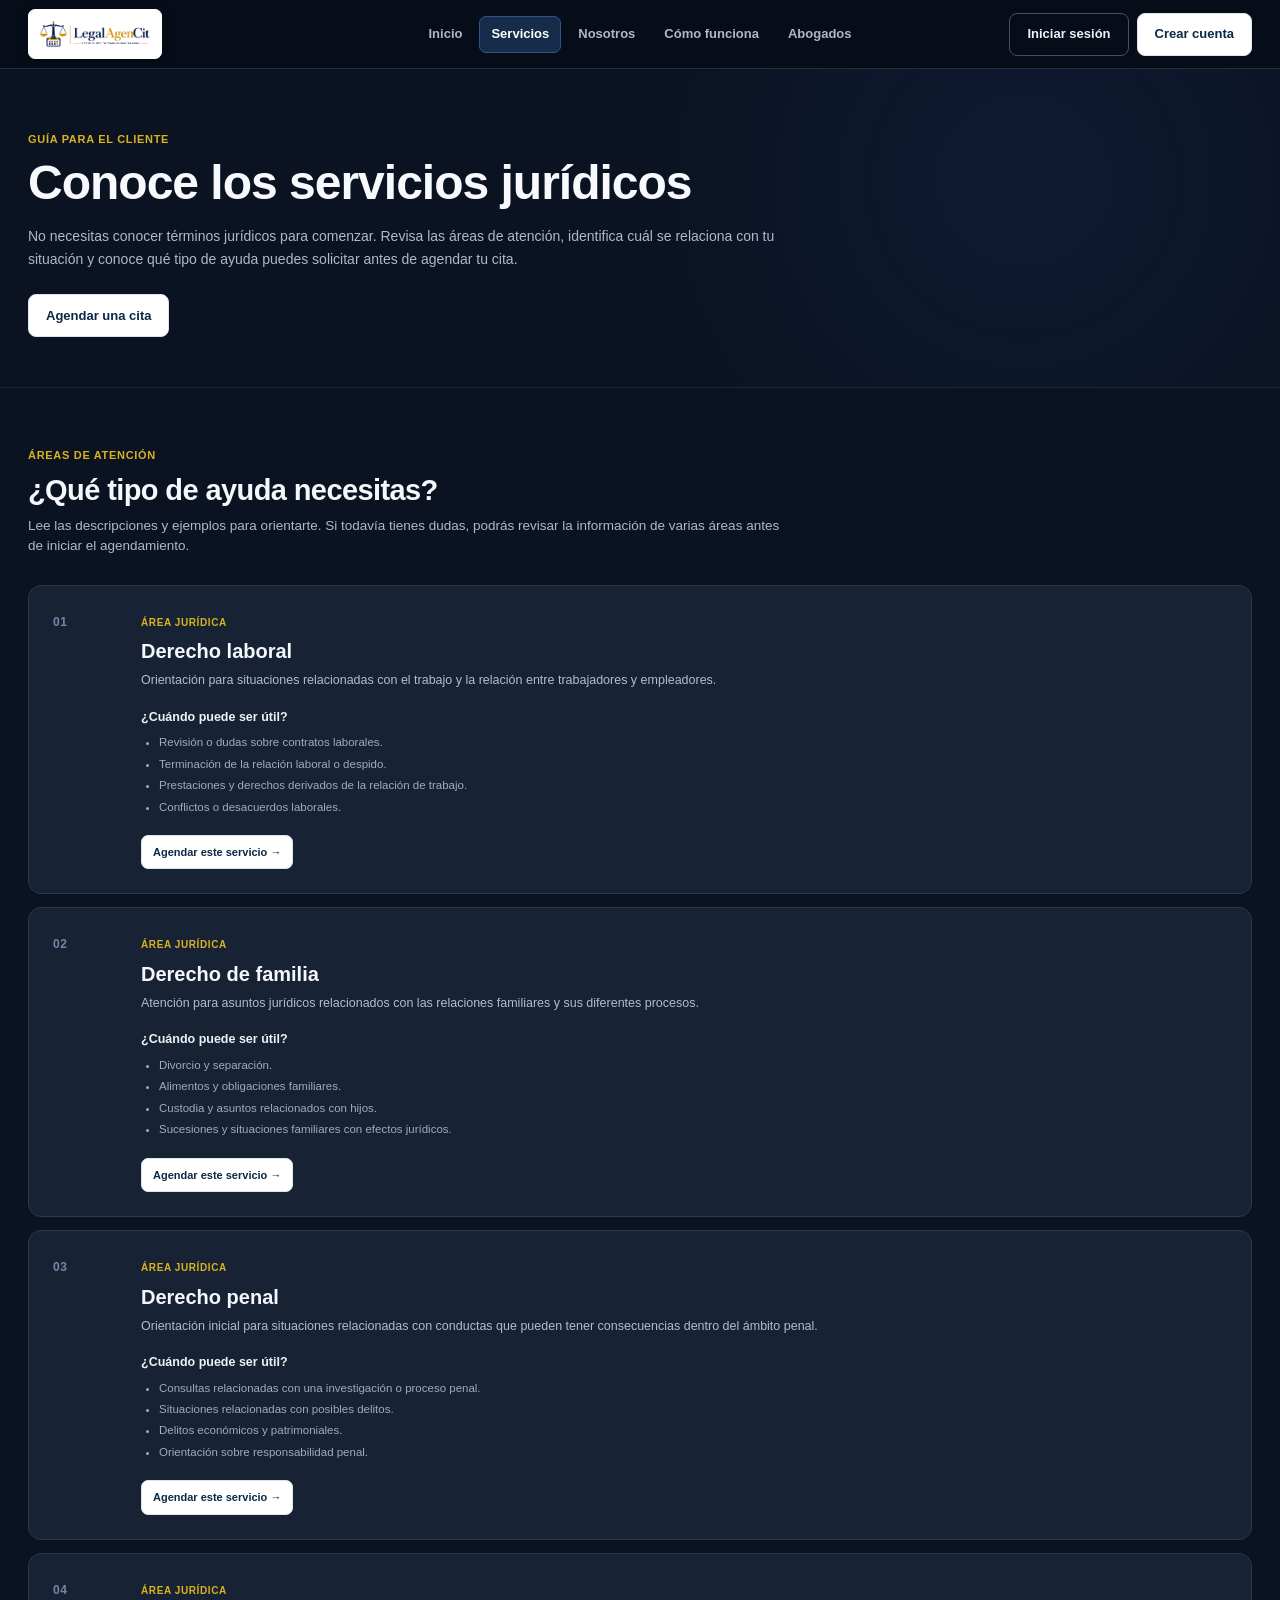
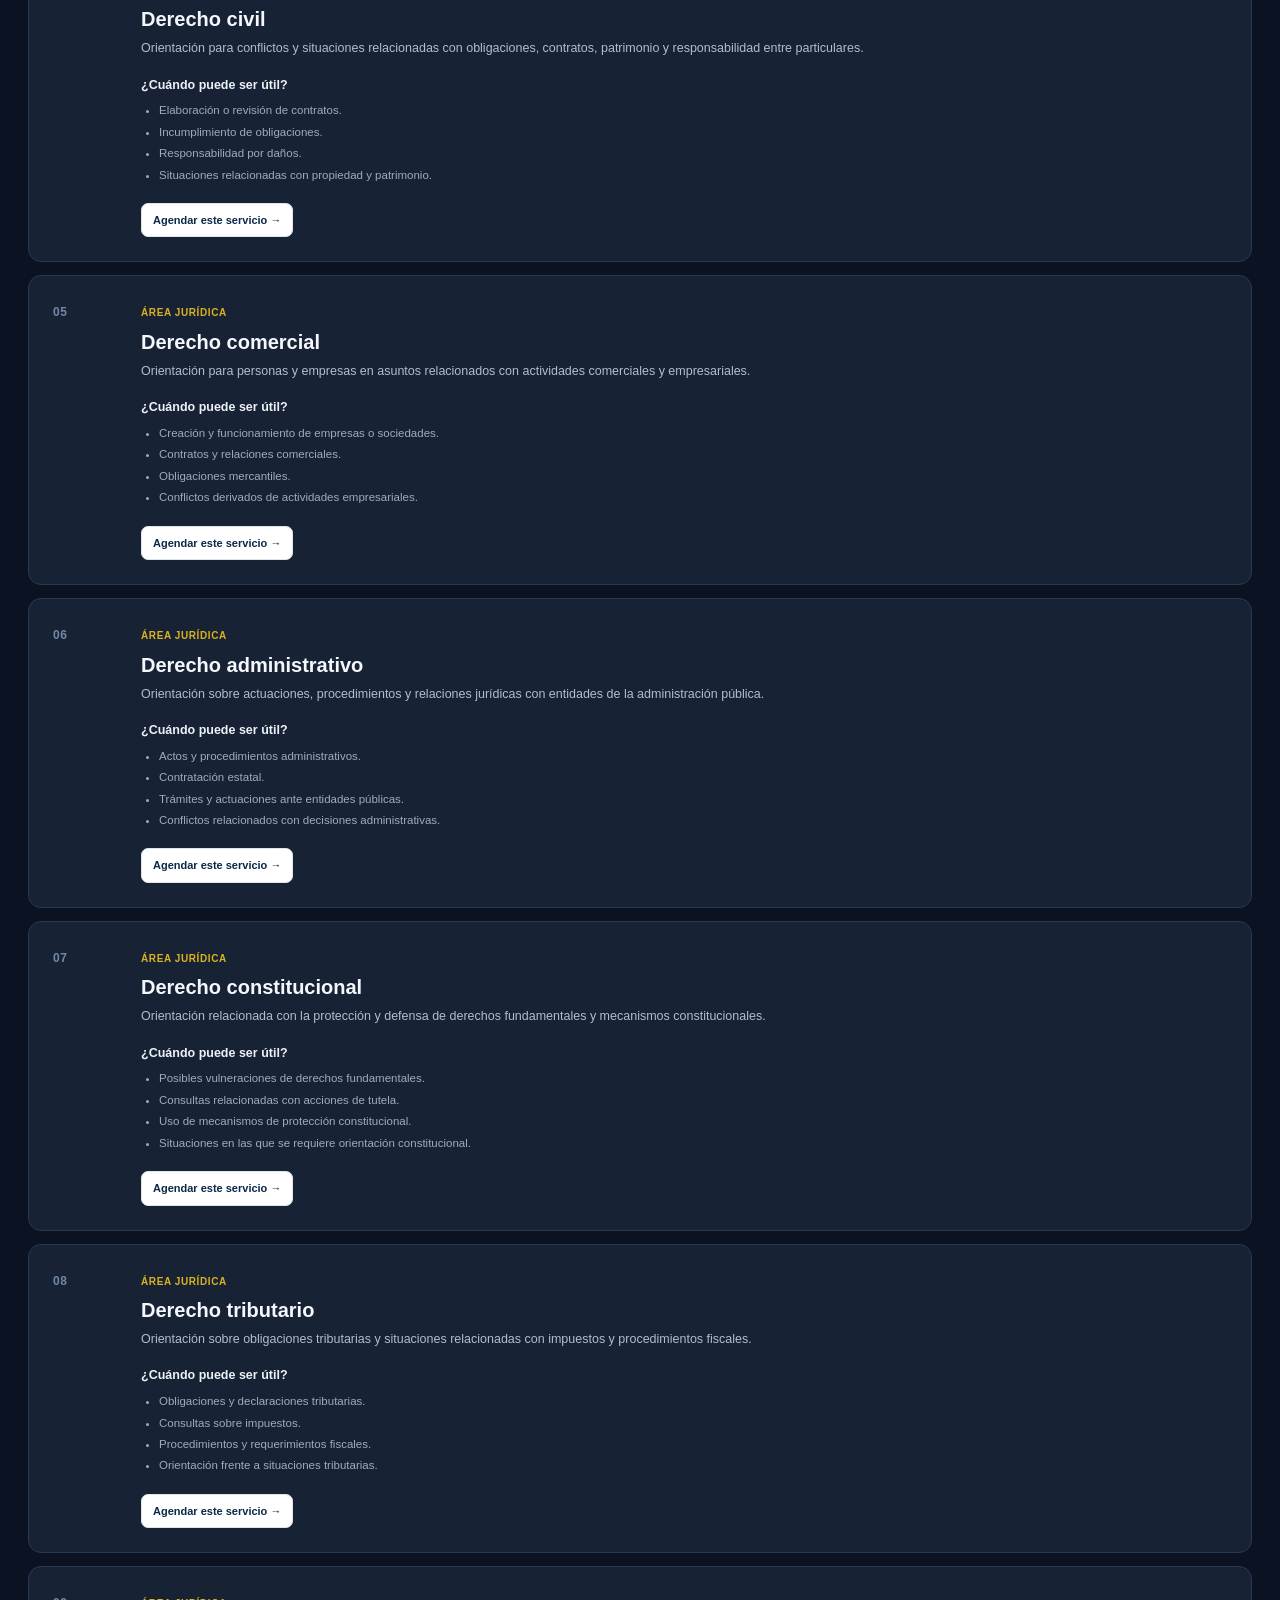
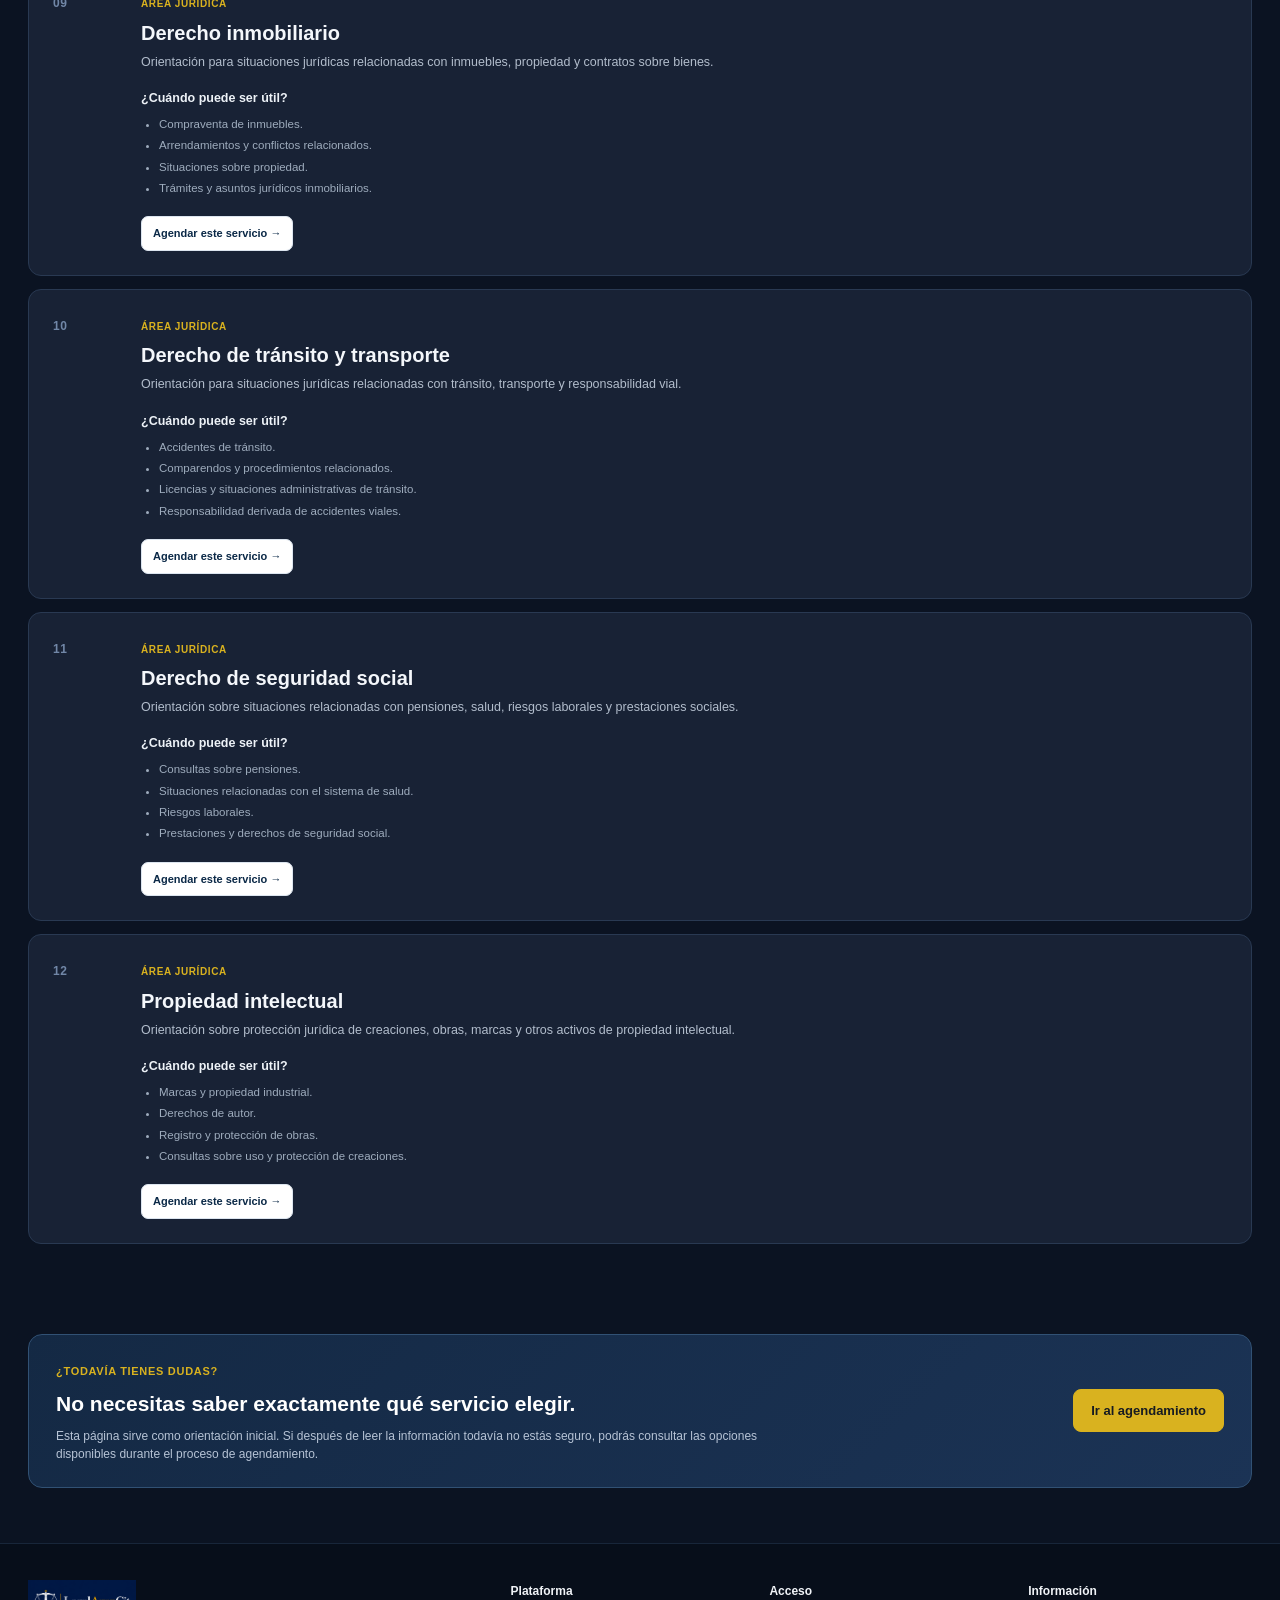
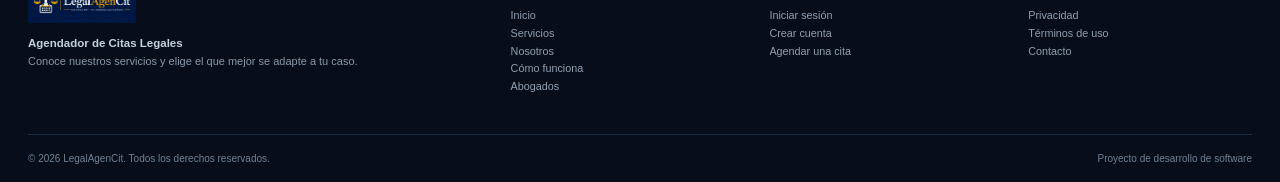
<file: servicios.html>
<!DOCTYPE html>
<html lang="es">
<head>
    <meta charset="UTF-8">
    <meta name="viewport" content="width=device-width, initial-scale=1.0">
    <meta name="description" content="Conoce las áreas y servicios jurídicos disponibles en LegalAgenCit antes de agendar tu cita.">
    <title>Servicios jurídicos | LegalAgenCit</title>
    <link rel="icon" type="image/png" href="assets/img/favicon.png">
    <link rel="stylesheet" href="assets/css/servicios.css">
</head>
<body>
<header class="site-header">
    <div class="container navbar">
        <a class="brand" href="index.html" aria-label="LegalAgenCit - Inicio">
            <img src="assets/img/logo-horizontal.png" alt="LegalAgenCit">
        </a>
        <nav aria-label="Navegación principal">
            <ul class="nav-links">
                <li><a href="index.html">Inicio</a></li>
                <li><a class="active" href="servicios.html" aria-current="page">Servicios</a></li>
                <li><a href="index.html#nosotros">Nosotros</a></li>
                <li><a href="index.html#como-funciona">Cómo funciona</a></li>
                <li><a href="index.html#profesionales">Abogados</a></li>
            </ul>
        </nav>
        <div class="nav-actions">
            <a class="btn btn-outline" href="login.html">Iniciar sesión</a>
            <a class="btn btn-primary" href="registro.html">Crear cuenta</a>
        </div>
    </div>
</header>

<main>
    <section class="page-hero">
        <div class="container page-hero-content">
            <span class="eyebrow">GUÍA PARA EL CLIENTE</span>
            <h1>Conoce los servicios jurídicos</h1>
            <p>No necesitas conocer términos jurídicos para comenzar. Revisa las áreas de atención, identifica cuál se relaciona con tu situación y conoce qué tipo de ayuda puedes solicitar antes de agendar tu cita.</p>
            <div class="hero-actions">
                <a class="btn btn-gold" href="agendar-cita.html">Agendar una cita</a>
                <a class="btn btn-outline" href="#areas">Ver áreas de atención</a>
            </div>
        </div>
    </section>

    <section class="section" id="areas">
        <div class="container">
            <div class="section-heading">
                <span class="eyebrow">ÁREAS DE ATENCIÓN</span>
                <h2>¿Qué tipo de ayuda necesitas?</h2>
                <p>Lee las descripciones y ejemplos para orientarte. Si todavía tienes dudas, podrás revisar la información de varias áreas antes de iniciar el agendamiento.</p>
            </div>

            <div class="service-list">
                <article class="service-detail" id="laboral">
                    <div class="service-number">01</div>
                    <div class="service-content">
                        <span class="service-tag">Área jurídica</span>
                        <h2>Derecho laboral</h2>
                        <p class="lead">Orientación para situaciones relacionadas con el trabajo y la relación entre trabajadores y empleadores.</p>
                        <h3>¿Cuándo puede ser útil?</h3>
                        <ul>
                            <li>Revisión o dudas sobre contratos laborales.</li>
                            <li>Terminación de la relación laboral o despido.</li>
                            <li>Prestaciones y derechos derivados de la relación de trabajo.</li>
                            <li>Conflictos o desacuerdos laborales.</li>
                        </ul>
                        <a class="service-action" href="agendar-cita.html?servicio=derecho-laboral">Agendar este servicio →</a>
                    </div>
                </article>

                <article class="service-detail" id="familia">
                    <div class="service-number">02</div>
                    <div class="service-content">
                        <span class="service-tag">Área jurídica</span>
                        <h2>Derecho de familia</h2>
                        <p class="lead">Atención para asuntos jurídicos relacionados con las relaciones familiares y sus diferentes procesos.</p>
                        <h3>¿Cuándo puede ser útil?</h3>
                        <ul>
                            <li>Divorcio y separación.</li>
                            <li>Alimentos y obligaciones familiares.</li>
                            <li>Custodia y asuntos relacionados con hijos.</li>
                            <li>Sucesiones y situaciones familiares con efectos jurídicos.</li>
                        </ul>
                        <a class="service-action" href="agendar-cita.html?servicio=derecho-familia">Agendar este servicio →</a>
                    </div>
                </article>

                <article class="service-detail" id="penal">
                    <div class="service-number">03</div>
                    <div class="service-content">
                        <span class="service-tag">Área jurídica</span>
                        <h2>Derecho penal</h2>
                        <p class="lead">Orientación inicial para situaciones relacionadas con conductas que pueden tener consecuencias dentro del ámbito penal.</p>
                        <h3>¿Cuándo puede ser útil?</h3>
                        <ul>
                            <li>Consultas relacionadas con una investigación o proceso penal.</li>
                            <li>Situaciones relacionadas con posibles delitos.</li>
                            <li>Delitos económicos y patrimoniales.</li>
                            <li>Orientación sobre responsabilidad penal.</li>
                        </ul>
                        <a class="service-action" href="agendar-cita.html?servicio=derecho-penal">Agendar este servicio →</a>
                    </div>
                </article>

                <article class="service-detail" id="civil">
                    <div class="service-number">04</div>
                    <div class="service-content">
                        <span class="service-tag">Área jurídica</span>
                        <h2>Derecho civil</h2>
                        <p class="lead">Orientación para conflictos y situaciones relacionadas con obligaciones, contratos, patrimonio y responsabilidad entre particulares.</p>
                        <h3>¿Cuándo puede ser útil?</h3>
                        <ul>
                            <li>Elaboración o revisión de contratos.</li>
                            <li>Incumplimiento de obligaciones.</li>
                            <li>Responsabilidad por daños.</li>
                            <li>Situaciones relacionadas con propiedad y patrimonio.</li>
                        </ul>
                        <a class="service-action" href="agendar-cita.html?servicio=derecho-civil">Agendar este servicio →</a>
                    </div>
                </article>

                <article class="service-detail" id="comercial">
                    <div class="service-number">05</div>
                    <div class="service-content">
                        <span class="service-tag">Área jurídica</span>
                        <h2>Derecho comercial</h2>
                        <p class="lead">Orientación para personas y empresas en asuntos relacionados con actividades comerciales y empresariales.</p>
                        <h3>¿Cuándo puede ser útil?</h3>
                        <ul>
                            <li>Creación y funcionamiento de empresas o sociedades.</li>
                            <li>Contratos y relaciones comerciales.</li>
                            <li>Obligaciones mercantiles.</li>
                            <li>Conflictos derivados de actividades empresariales.</li>
                        </ul>
                        <a class="service-action" href="agendar-cita.html?servicio=derecho-comercial">Agendar este servicio →</a>
                    </div>
                </article>

                <article class="service-detail" id="administrativo">
                    <div class="service-number">06</div>
                    <div class="service-content">
                        <span class="service-tag">Área jurídica</span>
                        <h2>Derecho administrativo</h2>
                        <p class="lead">Orientación sobre actuaciones, procedimientos y relaciones jurídicas con entidades de la administración pública.</p>
                        <h3>¿Cuándo puede ser útil?</h3>
                        <ul>
                            <li>Actos y procedimientos administrativos.</li>
                            <li>Contratación estatal.</li>
                            <li>Trámites y actuaciones ante entidades públicas.</li>
                            <li>Conflictos relacionados con decisiones administrativas.</li>
                        </ul>
                        <a class="service-action" href="agendar-cita.html?servicio=derecho-administrativo">Agendar este servicio →</a>
                    </div>
                </article>

                <article class="service-detail" id="constitucional">
                    <div class="service-number">07</div>
                    <div class="service-content">
                        <span class="service-tag">Área jurídica</span>
                        <h2>Derecho constitucional</h2>
                        <p class="lead">Orientación relacionada con la protección y defensa de derechos fundamentales y mecanismos constitucionales.</p>
                        <h3>¿Cuándo puede ser útil?</h3>
                        <ul>
                            <li>Posibles vulneraciones de derechos fundamentales.</li>
                            <li>Consultas relacionadas con acciones de tutela.</li>
                            <li>Uso de mecanismos de protección constitucional.</li>
                            <li>Situaciones en las que se requiere orientación constitucional.</li>
                        </ul>
                        <a class="service-action" href="agendar-cita.html?servicio=derecho-constitucional">Agendar este servicio →</a>
                    </div>
                </article>

                <article class="service-detail" id="tributario">
                    <div class="service-number">08</div>
                    <div class="service-content">
                        <span class="service-tag">Área jurídica</span>
                        <h2>Derecho tributario</h2>
                        <p class="lead">Orientación sobre obligaciones tributarias y situaciones relacionadas con impuestos y procedimientos fiscales.</p>
                        <h3>¿Cuándo puede ser útil?</h3>
                        <ul>
                            <li>Obligaciones y declaraciones tributarias.</li>
                            <li>Consultas sobre impuestos.</li>
                            <li>Procedimientos y requerimientos fiscales.</li>
                            <li>Orientación frente a situaciones tributarias.</li>
                        </ul>
                        <a class="service-action" href="agendar-cita.html?servicio=derecho-tributario">Agendar este servicio →</a>
                    </div>
                </article>

                <article class="service-detail" id="inmobiliario">
                    <div class="service-number">09</div>
                    <div class="service-content">
                        <span class="service-tag">Área jurídica</span>
                        <h2>Derecho inmobiliario</h2>
                        <p class="lead">Orientación para situaciones jurídicas relacionadas con inmuebles, propiedad y contratos sobre bienes.</p>
                        <h3>¿Cuándo puede ser útil?</h3>
                        <ul>
                            <li>Compraventa de inmuebles.</li>
                            <li>Arrendamientos y conflictos relacionados.</li>
                            <li>Situaciones sobre propiedad.</li>
                            <li>Trámites y asuntos jurídicos inmobiliarios.</li>
                        </ul>
                        <a class="service-action" href="agendar-cita.html?servicio=derecho-inmobiliario">Agendar este servicio →</a>
                    </div>
                </article>

                <article class="service-detail" id="transito">
                    <div class="service-number">10</div>
                    <div class="service-content">
                        <span class="service-tag">Área jurídica</span>
                        <h2>Derecho de tránsito y transporte</h2>
                        <p class="lead">Orientación para situaciones jurídicas relacionadas con tránsito, transporte y responsabilidad vial.</p>
                        <h3>¿Cuándo puede ser útil?</h3>
                        <ul>
                            <li>Accidentes de tránsito.</li>
                            <li>Comparendos y procedimientos relacionados.</li>
                            <li>Licencias y situaciones administrativas de tránsito.</li>
                            <li>Responsabilidad derivada de accidentes viales.</li>
                        </ul>
                        <a class="service-action" href="agendar-cita.html?servicio=derecho-transito">Agendar este servicio →</a>
                    </div>
                </article>

                <article class="service-detail" id="seguridad-social">
                    <div class="service-number">11</div>
                    <div class="service-content">
                        <span class="service-tag">Área jurídica</span>
                        <h2>Derecho de seguridad social</h2>
                        <p class="lead">Orientación sobre situaciones relacionadas con pensiones, salud, riesgos laborales y prestaciones sociales.</p>
                        <h3>¿Cuándo puede ser útil?</h3>
                        <ul>
                            <li>Consultas sobre pensiones.</li>
                            <li>Situaciones relacionadas con el sistema de salud.</li>
                            <li>Riesgos laborales.</li>
                            <li>Prestaciones y derechos de seguridad social.</li>
                        </ul>
                        <a class="service-action" href="agendar-cita.html?servicio=derecho-seguridad-social">Agendar este servicio →</a>
                    </div>
                </article>

                <article class="service-detail" id="propiedad-intelectual">
                    <div class="service-number">12</div>
                    <div class="service-content">
                        <span class="service-tag">Área jurídica</span>
                        <h2>Propiedad intelectual</h2>
                        <p class="lead">Orientación sobre protección jurídica de creaciones, obras, marcas y otros activos de propiedad intelectual.</p>
                        <h3>¿Cuándo puede ser útil?</h3>
                        <ul>
                            <li>Marcas y propiedad industrial.</li>
                            <li>Derechos de autor.</li>
                            <li>Registro y protección de obras.</li>
                            <li>Consultas sobre uso y protección de creaciones.</li>
                        </ul>
                        <a class="service-action" href="agendar-cita.html?servicio=propiedad-intelectual">Agendar este servicio →</a>
                    </div>
                </article>
            </div>
        </div>
    </section>

    <section class="help-section">
        <div class="container help-box">
            <div>
                <span class="eyebrow">¿TODAVÍA TIENES DUDAS?</span>
                <h2>No necesitas saber exactamente qué servicio elegir.</h2>
                <p>Esta página sirve como orientación inicial. Si después de leer la información todavía no estás seguro, podrás consultar las opciones disponibles durante el proceso de agendamiento.</p>
            </div>
            <a class="btn btn-gold" href="agendar-cita.html">Ir al agendamiento</a>
        </div>
    </section>
</main>

<footer class="footer">
    <div class="container footer-grid">
        <div>
            <img class="footer-logo" src="assets/img/logo-fondo-oscuro.png" alt="LegalAgenCit">
            <p><strong>Agendador de Citas Legales</strong><br>Conoce nuestros servicios y elige el que mejor se adapte a tu caso.</p>
        </div>
        <div>
            <h4>Plataforma</h4>
            <a href="index.html">Inicio</a>
            <a href="servicios.html">Servicios</a>
            <a href="index.html#nosotros">Nosotros</a>
            <a href="index.html#como-funciona">Cómo funciona</a>
            <a href="index.html#profesionales">Abogados</a>
        </div>
        <div>
            <h4>Acceso</h4>
            <a href="login.html">Iniciar sesión</a>
            <a href="registro.html">Crear cuenta</a>
            <a href="agendar-cita.html">Agendar una cita</a>
        </div>
        <div>
            <h4>Información</h4>
            <a href="#">Privacidad</a>
            <a href="#">Términos de uso</a>
            <a href="#">Contacto</a>
        </div>
    </div>
    <div class="container footer-bottom">
        <span>© 2026 LegalAgenCit. Todos los derechos reservados.</span>
        <span>Proyecto de desarrollo de software</span>
    </div>
</footer>
</body>
</html>
</file>
<file: assets/css/index.css>
:root {
    --bg-main: #0b1322;
    --bg-header: #070e1a;
    --bg-soft: #101b2c;
    --bg-card: #182235;
    --bg-card-hover: #1d2a40;
    --border: #293952;
    --blue: #123a63;
    --blue-dark: #0b2947;
    --blue-selected: #234a98;
    --interactive-hover: #a5b2dd;
    --text: #f4f6fa;
    --text-soft: #aeb9c9;
    --text-muted: #8794a7;
    --gold: #d9b21f;
    --white: #ffffff;
}
* { box-sizing: border-box; }
html { scroll-behavior: smooth; scroll-padding-top: 80px; }
body { margin: 0; min-height: 100vh; font-family: "Segoe UI", Arial, Helvetica, sans-serif; background: var(--bg-main); color: var(--text); font-size: 15px; line-height: 1.5; }
img { display: block; max-width: 100%; }
a { color: inherit; text-decoration: none; }
button { font: inherit; cursor: pointer; }
.container { width: min(100% - 56px, 1280px); margin: 0 auto; }
.btn { min-height: 43px; padding: 0 17px; display: inline-flex; align-items: center; justify-content: center; border: 1px solid transparent; border-radius: 8px; font-size: 13px; font-weight: 800; white-space: nowrap; transition: background-color .18s ease, border-color .18s ease, color .18s ease, transform .18s ease, box-shadow .18s ease; }
.btn:hover { transform: translateY(-1px); }
.btn-primary { background: var(--white); border-color: #dce5ef; color: var(--blue-dark); box-shadow: 0 4px 12px rgba(0,0,0,.12); }
.btn-primary:hover { background: var(--interactive-hover); border-color: var(--blue-selected); color: var(--blue-dark); }
.btn-outline { background: transparent; border-color: #40516b; color: #edf2f8; }
.btn-outline:hover { background: var(--interactive-hover); border-color: var(--blue-selected); color: var(--blue-dark); }
.btn-gold { background: var(--gold); border-color: var(--gold); color: #171b21; }
.btn-gold:hover { background: #efd34d; border-color: #efd34d; color: #171b21; }
.site-header { position: sticky; top: 0; z-index: 100; background: rgba(7,14,26,.98); border-bottom: 1px solid #202d42; }
.navbar { min-height: 68px; display: grid; grid-template-columns: 1fr auto 1fr; align-items: center; gap: 20px; }
.brand { justify-self: start; display: inline-flex; align-items: center; padding: 5px 9px; background: var(--white); border: 1px solid var(--white); border-radius: 7px; box-shadow: 0 4px 12px rgba(0,0,0,.15); }
.brand-logo { width: auto; height: 38px; max-width: 225px; object-fit: contain; }
.main-navigation { display: flex; align-items: center; justify-content: center; }
.nav-links { margin: 0; padding: 0; display: flex; align-items: center; gap: 5px; list-style: none; }
.nav-links a { display: inline-flex; align-items: center; justify-content: center; min-height: 37px; padding: 0 11px; border: 1px solid transparent; border-radius: 7px; color: #aeb8c8; font-size: 13px; font-weight: 700; transition: background-color .18s ease, border-color .18s ease, color .18s ease; }
.nav-links a:hover { background: var(--interactive-hover); border-color: var(--blue-selected); color: var(--blue-dark); }
.nav-links a.active { background: #162c4a; border-color: #31558b; color: #fff; box-shadow: inset 0 0 0 1px rgba(255,255,255,.03); }
.nav-actions { justify-self: end; display: flex; align-items: center; gap: 8px; }
.mobile-toggle { display: none; width: 41px; height: 41px; border: 1px solid #40516b; border-radius: 8px; background: transparent; color: #fff; font-size: 20px; }
.mobile-toggle:hover { background: var(--interactive-hover); border-color: var(--blue-selected); color: var(--blue-dark); }
.hero { padding: 54px 0 48px; border-bottom: 1px solid #18263a; background: radial-gradient(circle at 78% 40%, rgba(35,74,152,.14), transparent 34%), var(--bg-main); }
.hero-grid { min-height: 440px; display: grid; grid-template-columns: minmax(0,1.18fr) minmax(390px,.82fr); align-items: center; gap: 58px; }
.hero-content { max-width: 690px; }
.eyebrow { display: inline-block; margin-bottom: 9px; color: var(--gold); font-size: 11px; font-weight: 800; letter-spacing: .7px; text-transform: uppercase; }
.hero h1 { max-width: 720px; margin: 0; color: #f7f9fc; font-size: clamp(38px,4vw,52px); line-height: 1.08; letter-spacing: -1.5px; }
.hero h1 span { color: #aebfe8; }
.hero-content > p { max-width: 650px; margin: 17px 0 0; color: var(--text-soft); font-size: 15px; line-height: 1.65; }
.hero-actions { margin-top: 24px; display: flex; align-items: center; gap: 10px; flex-wrap: wrap; }
.hero-note { margin-top: 21px; display: flex; flex-wrap: wrap; gap: 8px 18px; color: #aeb9c9; font-size: 11.5px; }
.hero-card { width: 100%; max-width: 470px; justify-self: end; padding: 23px; background: linear-gradient(145deg,#18263b,#121e31); border: 1px solid #2e405b; border-radius: 15px; box-shadow: 0 18px 45px rgba(0,0,0,.22); }
.hero-card-header { display: flex; align-items: center; justify-content: space-between; gap: 12px; padding-bottom: 16px; border-bottom: 1px solid #29374d; }
.hero-card-title { color: #fff; font-size: 15px; font-weight: 800; }
.status { padding: 5px 8px; border: 1px solid #31558b; border-radius: 6px; background: #162c4a; color: #cbd8ed; font-size: 9.5px; font-weight: 800; white-space: nowrap; }
.booking-preview { margin-top: 5px; }
.booking-step { min-height: 76px; padding: 13px 4px; display: flex; align-items: center; gap: 13px; border-bottom: 1px solid #29374d; }
.booking-step:last-child { border-bottom: 0; }
.step-number { width: 30px; height: 30px; min-width: 30px; display: flex; align-items: center; justify-content: center; border-radius: 8px; background: var(--blue); color: #fff; font-size: 11px; font-weight: 800; }
.booking-step strong, .booking-step small { display: block; }
.booking-step strong { color: #f3f6fa; font-size: 12.5px; }
.booking-step small { margin-top: 3px; color: #99a8bb; font-size: 10.5px; line-height: 1.4; }
.section { padding: 56px 0; }
.section-soft { background: #0e1929; border-top: 1px solid #18263a; border-bottom: 1px solid #18263a; }
.section[id] { scroll-margin-top: 80px; }
.section-heading { max-width: 700px; margin-bottom: 27px; }
.section-heading h2 { margin: 0; color: #f5f7fa; font-size: 28px; line-height: 1.18; letter-spacing: -.6px; }
.section-heading p { max-width: 670px; margin: 9px 0 0; color: var(--text-soft); font-size: 13.5px; line-height: 1.55; }
.services-grid { display: grid; grid-template-columns: repeat(3,minmax(0,1fr)); gap: 13px; }
.service-card { min-height: 188px; padding: 19px; display: flex; flex-direction: column; align-items: flex-start; background: var(--bg-card); border: 1px solid var(--border); border-radius: 12px; }
.service-icon { width: 34px; height: 34px; margin-bottom: 12px; display: flex; align-items: center; justify-content: center; border-radius: 8px; background: var(--blue); }
.service-icon svg { width: 18px; height: 18px; fill: none; stroke: #fff; stroke-width: 1.7; stroke-linecap: round; stroke-linejoin: round; }
.service-card h3 { margin: 0 0 5px; color: #f2f5f9; font-size: 14px; line-height: 1.25; }
.service-card p { margin: 0; color: #9eacbd; font-size: 11.5px; line-height: 1.45; }
.text-link { margin-top: auto; padding-top: 12px; color: #b9c9e8; font-size: 11px; font-weight: 800; transition: color .18s ease, background-color .18s ease, border-color .18s ease; }
.text-link:hover { color: var(--interactive-hover); }
.about-section { background: #101b2c; border-top: 1px solid #18263a; border-bottom: 1px solid #18263a; }
.about-grid { display: grid; grid-template-columns: minmax(0,1.05fr) minmax(380px,.95fr); align-items: center; gap: 56px; }
.about-copy { max-width: 650px; }
.about-copy h2 { margin: 0; color: #f5f7fa; font-size: 30px; line-height: 1.18; letter-spacing: -.7px; }
.about-copy p { max-width: 650px; margin: 13px 0 0; color: var(--text-soft); font-size: 13.5px; line-height: 1.65; }
.about-copy p strong { color: #dce6f5; }
.about-features { display: grid; gap: 10px; }
.about-feature { min-height: 70px; padding: 13px 15px; display: flex; align-items: center; gap: 13px; background: var(--bg-card); border: 1px solid var(--border); border-radius: 10px; }
.about-feature-icon { width: 38px; height: 38px; min-width: 38px; display: flex; align-items: center; justify-content: center; border-radius: 8px; background: var(--blue); color: #fff; font-size: 10px; font-weight: 800; }
.about-feature:nth-child(2) .about-feature-icon { font-size: 18px; }
.about-feature:nth-child(3) .about-feature-icon { font-size: 18px; }
.about-feature h3 { margin: 0 0 2px; color: #f3f6fa; font-size: 12.5px; }
.about-feature p { margin: 0; color: #9eacbd; font-size: 10.8px; line-height: 1.4; }
.steps-grid { display: grid; grid-template-columns: repeat(4,minmax(0,1fr)); gap: 13px; }
.process-step { min-height: 145px; padding: 18px; background: #152238; border: 1px solid var(--border); border-radius: 12px; }
.process-number { display: block; margin-bottom: 13px; color: var(--gold); font-size: 10px; font-weight: 800; letter-spacing: .7px; }
.process-step h3 { margin: 0 0 6px; color: #fff; font-size: 14px; }
.process-step p { margin: 0; color: #a5b2c3; font-size: 11.5px; line-height: 1.5; }
.professional-grid { display: grid; grid-template-columns: repeat(3,minmax(0,1fr)); gap: 13px; }
.professional-card { min-height: 0; padding: 15px 17px; display: flex; align-items: flex-start; gap: 13px; background: var(--bg-card); border: 1px solid var(--border); border-radius: 12px; }
.avatar { width: 43px; height: 43px; min-width: 43px; display: flex; align-items: center; justify-content: center; border-radius: 50%; background: var(--blue); color: #fff; font-size: 11px; font-weight: 800; }
.professional-card h3 { margin: 1px 0 5px; color: #f3f6fa; font-size: 13px; }
.professional-card p { margin: 0; color: #9eacbd; font-size: 10.8px; line-height: 1.4; }
.professional-card p strong { color: #dbe3ee; font-size: 10.8px; }
.cta { padding: 36px 0; }
.cta-box { min-height: 126px; padding: 24px 28px; display: flex; align-items: center; justify-content: space-between; gap: 24px; background: linear-gradient(135deg,#142944,#1b3355); border: 1px solid #315174; border-radius: 14px; }
.cta-box h2 { margin: 0; color: #fff; font-size: 22px; letter-spacing: -.3px; }
.cta-box p { max-width: 700px; margin: 7px 0 0; color: #b6c3d5; font-size: 12px; }
.footer { background: var(--bg-header); border-top: 1px solid #18263a; }
.footer-grid { height: 190px; min-height: 190px; padding: 36px 0 28px; display: grid; grid-template-columns: 2fr repeat(3,1fr); gap: 35px; }
.footer-logo { width: auto; height: 43px; max-width: 225px; margin-bottom: 12px; }
.footer-brand-description { max-width: 390px; margin: 0; color: #8997a9; font-size: 11px; line-height: 1.55; }
.footer-brand-description strong { color: #c5d0df; font-size: 11.5px; }
.footer h4 { margin: 2px 0 10px; color: #f0f3f7; font-size: 12px; }
.footer-links { display: flex; flex-direction: column; align-items: flex-start; gap: 7px; }
.footer-links a { color: #929fb0; font-size: 10.8px; line-height: 1; transition: color .18s ease, background-color .18s ease; }
.footer-links a:hover { color: var(--interactive-hover); }
.footer-bottom { min-height: 48px; padding: 12px 0; display: flex; align-items: center; justify-content: space-between; gap: 15px; border-top: 1px solid #1c2a3e; }
.footer-bottom span { color: #718094; font-size: 10px; }
@media (max-width: 1050px) { .hero-grid { grid-template-columns: minmax(0,1fr) minmax(330px,.78fr); gap: 32px; } .about-grid { grid-template-columns: 1fr; gap: 28px; } .services-grid, .professional-grid { grid-template-columns: repeat(2,minmax(0,1fr)); } .steps-grid { grid-template-columns: repeat(2,minmax(0,1fr)); } }
@media (max-width: 820px) { .container { width: min(100% - 40px,700px); } .navbar { min-height: 64px; grid-template-columns: 1fr auto; } .main-navigation { display: none; grid-column: 1 / -1; padding: 7px 0 10px; } .main-navigation.mobile-open { display: flex; } .nav-links { width: 100%; flex-wrap: wrap; justify-content: center; } .mobile-toggle { display: block; } .nav-actions .btn { display: none; } .hero { padding: 42px 0; } .hero-grid { min-height: 0; grid-template-columns: 1fr; } .hero-content { max-width: none; } .hero-card { max-width: none; justify-self: stretch; } .footer-grid { height: auto; min-height: 190px; grid-template-columns: 2fr 1fr 1fr; } .footer-grid > div:last-child { grid-column: 2 / 4; } }
@media (max-width: 600px) { .container { width: min(100% - 32px,520px); } .brand-logo { height: 34px; max-width: 195px; } .hero { padding: 34px 0; } .hero h1 { font-size: 34px; letter-spacing: -1px; } .hero-content > p { font-size: 14px; } .hero-actions { align-items: stretch; flex-direction: column; } .hero-actions .btn { width: 100%; } .hero-note { flex-direction: column; gap: 6px; } .hero-card { padding: 18px; } .section { padding: 42px 0; } .section-heading h2 { font-size: 25px; } .about-copy h2 { font-size: 26px; } .services-grid, .steps-grid, .professional-grid { grid-template-columns: 1fr; } .service-card, .process-step, .professional-card { min-height: 0; } .cta { padding: 28px 0; } .cta-box { align-items: flex-start; flex-direction: column; padding: 22px; } .footer-grid { height: auto; grid-template-columns: 1fr 1fr; gap: 27px 20px; } .footer-grid > div:first-child { grid-column: 1 / -1; } .footer-grid > div:last-child { grid-column: auto; } .footer-bottom { align-items: flex-start; flex-direction: column; } }
@media (max-width: 420px) { .nav-links a { padding: 0 9px; font-size: 11.5px; } .hero h1 { font-size: 31px; } .hero-card-header { align-items: flex-start; flex-direction: column; } }
</file>
<file: assets/css/agendar-cita.css>
/* ================================================================
   LEGALAGENCIT — AGENDAR CITA
   ================================================================ */
:root{--bg-main:#0b1322;--bg-header:#070e1a;--bg-soft:#101b2c;--bg-card:#182235;--border:#293952;--blue:#123a63;--blue-dark:#0b2947;--blue-selected:#234a98;--hover:#a5b2dd;--text:#f4f6fa;--text-soft:#aeb9c9;--muted:#8794a7;--gold:#d9b21f;--white:#fff}
*{box-sizing:border-box}html{min-height:100%;scroll-behavior:smooth}body{margin:0;min-height:100vh;font-family:"Segoe UI",Arial,Helvetica,sans-serif;background:var(--bg-main);color:var(--text);font-size:15px;line-height:1.5}a{color:inherit;text-decoration:none}img{display:block;max-width:100%}button,input,textarea,select{font:inherit}button{cursor:pointer}.hidden{display:none!important}.sr-only{position:absolute;width:1px;height:1px;padding:0;margin:-1px;overflow:hidden;clip:rect(0,0,0,0);white-space:nowrap;border:0}.container{width:min(100% - 56px,1280px);margin:0 auto}

/* HEADER */
.dashboard-header{position:sticky;top:0;z-index:100;background:rgba(7,14,26,.98);border-bottom:1px solid #202d42}.dashboard-navbar{min-height:68px;display:grid;grid-template-columns:1fr auto 1fr;align-items:center;gap:20px}.brand{justify-self:start;display:inline-flex;align-items:center;width:fit-content;padding:5px 9px;background:#fff;border:1px solid #fff;border-radius:7px;box-shadow:0 4px 12px rgba(0,0,0,.15)}.brand-logo{width:auto;height:38px;max-width:225px;object-fit:contain}.dashboard-nav{display:flex;align-items:center;justify-content:center;gap:5px}.dashboard-nav a{display:inline-flex;align-items:center;justify-content:center;min-height:37px;padding:0 11px;border:1px solid transparent;border-radius:7px;color:#aeb8c8;font-size:13px;font-weight:700;transition:.18s ease}.dashboard-nav a:hover{background:var(--hover);border-color:var(--blue-selected);color:var(--blue-dark)}.dashboard-nav a.active,.dashboard-nav a[aria-current=page]{background:#162c4a;border-color:#31558b;color:#fff}.dashboard-user{justify-self:end;position:relative}.user-menu-button{display:flex;align-items:center;gap:9px;padding:0;border:0;background:transparent;color:#fff}.user-avatar{width:35px;height:35px;display:flex;align-items:center;justify-content:center;border-radius:50%;background:#1e304d;color:#d9e0eb;font-size:11px;font-weight:800}.user-name{font-size:14px;font-weight:700}.user-chevron{color:#8491a3;font-size:13px}.user-menu{position:absolute;top:calc(100% + 10px);right:0;width:175px;padding:7px;display:none;background:#121c2d;border:1px solid var(--border);border-radius:8px;box-shadow:0 12px 30px rgba(0,0,0,.35)}.user-menu.open{display:block}.user-menu a{display:block;padding:10px 11px;border-radius:5px;color:#c4cedc;font-size:13px}.user-menu a:hover{background:var(--hover);color:var(--blue-dark)}

/* CONTENIDO */
.booking-main{padding:30px 0 38px}.booking-heading{margin-bottom:18px}.dashboard-kicker,.step-kicker,.summary-kicker{display:inline-block;color:var(--gold);font-size:11px;font-weight:800;letter-spacing:.7px;text-transform:uppercase}.booking-heading .dashboard-kicker{margin-bottom:7px}.booking-heading h1{margin:0;color:#f7f9fc;font-size:32px;line-height:1.12;letter-spacing:-1px}.booking-heading p{max-width:760px;margin:9px 0 0;color:var(--text-soft);font-size:13px;line-height:1.6}

/* PASOS */
.booking-steps{display:grid;grid-template-columns:repeat(4,1fr);width:100%;min-height:62px;margin-bottom:16px;padding:10px 12px;background:var(--bg-soft);border:1px solid var(--border);border-radius:10px}.booking-step-indicator{position:relative;display:flex;align-items:center;justify-content:center;gap:9px;min-width:0;padding:0 10px}.booking-step-indicator:not(:last-child)::after{content:"";position:absolute;right:0;width:1px;height:28px;background:#33435b}.booking-step-number{width:28px;height:28px;min-width:28px;display:flex;align-items:center;justify-content:center;border:1px solid #41516a;border-radius:50%;color:#9ba8b9;font-size:11px;font-weight:800}.booking-step-label{color:#8e9bad;font-size:11.5px;font-weight:700;white-space:nowrap}.booking-step-indicator.active .booking-step-number{background:var(--blue-selected);border-color:var(--blue-selected);color:#fff}.booking-step-indicator.active .booking-step-label{color:#fff}.booking-step-indicator.completed .booking-step-number{background:#1d3c6e;border-color:#345e96;color:#fff}.booking-step-indicator.completed .booking-step-label{color:#b9c5d5}

/* DISTRIBUCIÓN */
.booking-layout{display:grid;grid-template-columns:minmax(0,1fr) 292px;gap:18px;align-items:start}.booking-card,.summary-card{background:var(--bg-card);border:1px solid var(--border);border-radius:13px}.booking-card{min-width:0;padding:22px}.summary-card{padding:20px;position:sticky;top:86px}.booking-content-step{display:none}.booking-content-step.active{display:block}.section-heading{margin-bottom:16px}.section-heading .step-kicker{margin-bottom:4px}.section-heading h2{margin:0;color:#f5f7fa;font-size:21px;line-height:1.2;letter-spacing:-.3px}.section-heading p{margin:6px 0 0;color:var(--text-soft);font-size:12.5px;line-height:1.5}

/* SERVICIOS */
.service-grid{display:grid;grid-template-columns:repeat(4,minmax(0,1fr));gap:9px}.service-option{position:relative;min-width:0;min-height:82px;padding:9px 10px;display:flex;align-items:flex-start;gap:8px;text-align:left;background:#fff;color:var(--blue-dark);border:1px solid #dfe6eb;border-radius:8px;overflow:hidden;transition:background-color .18s,border-color .18s,box-shadow .18s,transform .18s}.service-option:hover{background:var(--hover);border-color:var(--blue-selected);color:var(--blue-dark);transform:translateY(-1px);box-shadow:0 4px 12px rgba(18,58,99,.08)}.service-option.selected{background:var(--blue-selected);border-color:var(--blue-selected);color:#fff;box-shadow:0 0 0 2px rgba(35,74,152,.18)}.service-option.selected::after{content:"✓";position:absolute;top:6px;right:6px;width:19px;height:19px;display:flex;align-items:center;justify-content:center;border-radius:50%;background:#fff;color:var(--blue-selected);font-size:11px;font-weight:800}.service-icon{width:25px;height:25px;min-width:25px;display:flex;align-items:center;justify-content:center;border-radius:6px;background:var(--blue);color:#fff;font-size:13px;font-weight:800}.service-option>span:last-child{min-width:0}.service-option strong{display:block;margin:0 0 2px;color:var(--blue-dark);font-size:10.5px;line-height:1.25}.service-option small{display:-webkit-box;color:#607080;font-size:10px;line-height:1.3;overflow:hidden;-webkit-line-clamp:2;-webkit-box-orient:vertical}.service-option:hover strong,.service-option:hover small{color:var(--blue-dark)}.service-option.selected strong,.service-option.selected small{color:#fff}

/* BOTONES */
.step-actions{margin-top:18px;padding-top:15px;display:flex;align-items:center;justify-content:space-between;gap:10px;border-top:1px solid #29374d}.booking-content-step#step1 .step-actions{justify-content:flex-end}.btn{min-height:42px;padding:0 16px;display:inline-flex;align-items:center;justify-content:center;border:1px solid transparent;border-radius:8px;font-size:12.5px;font-weight:800;transition:.18s ease}.btn:hover:not(:disabled){transform:translateY(-1px)}.btn-primary{background:#fff;color:var(--blue-dark);border-color:#dce5ef}.btn-primary:hover:not(:disabled){background:var(--hover);border-color:var(--blue-selected);color:var(--blue-dark)}.btn-primary:disabled{background:#34455d;border-color:#34455d;color:#8997aa;cursor:not-allowed;transform:none}.btn-secondary{background:transparent;border-color:#40516b;color:#edf2f8}.btn-secondary:hover:not(:disabled){background:var(--hover);border-color:var(--blue-selected);color:var(--blue-dark)}

/* PROFESIONALES */
.selected-service{margin-bottom:13px;padding:9px 12px;display:flex;align-items:center;justify-content:space-between;gap:12px;background:#122541;border:1px solid #2c4b74;border-radius:8px;color:#eaf0f7;font-size:11.5px}.selected-service span{color:#91a1b5}.selected-service strong{color:#fff;font-size:12px}.professional-grid{display:grid;grid-template-columns:repeat(2,minmax(0,1fr));gap:9px}.professional-option{width:100%;min-width:0;min-height:78px;padding:9px 10px;display:flex;align-items:center;gap:10px;position:relative;background:#fff;color:var(--blue-dark);border:1px solid #dfe6eb;border-radius:8px;text-align:left;transition:background-color .18s,border-color .18s,box-shadow .18s,transform .18s}.professional-option:hover{background:var(--hover);border-color:var(--blue-selected);color:var(--blue-dark);transform:translateY(-1px);box-shadow:0 4px 12px rgba(18,58,99,.08)}.professional-option.selected{background:var(--blue-selected);border-color:var(--blue-selected);color:#fff;box-shadow:0 0 0 2px rgba(35,74,152,.18)}.professional-avatar{width:36px;height:36px;min-width:36px;display:flex;align-items:center;justify-content:center;border-radius:50%;background:var(--blue);color:#fff;font-size:10px;font-weight:800}.professional-info{min-width:0;display:block}.professional-info strong{display:block;color:var(--blue-dark);font-size:10.5px;line-height:1.25}.professional-info small{display:block;margin-top:2px;color:#607080;font-size:10px;line-height:1.25}.professional-info em{display:block;margin-top:3px;color:#687787;font-size:9.5px;line-height:1.25;font-style:normal;display:-webkit-box;-webkit-line-clamp:2;-webkit-box-orient:vertical;overflow:hidden}.professional-option:hover .professional-info strong,.professional-option:hover .professional-info small,.professional-option:hover .professional-info em{color:var(--blue-dark)}.professional-option.selected .professional-info strong,.professional-option.selected .professional-info small,.professional-option.selected .professional-info em{color:#fff}.select-arrow{margin-left:auto;color:var(--blue-dark);font-size:17px;font-weight:800}.professional-option:hover .select-arrow,.professional-option.selected .select-arrow{color:var(--blue-dark)}.professional-option.selected .select-arrow{color:#fff}.no-professionals,.no-times{padding:24px;text-align:center;background:#111d2e;border:1px dashed #3b4c63;border-radius:8px;color:#b7c2d0}.no-professionals p,.no-times p{margin:5px 0 0;font-size:11px;color:#8795a8}

/* CALENDARIO */
.calendar-area{padding:14px;border:1px solid var(--border);border-radius:10px;background:#121d2e}.calendar-toolbar{display:flex;align-items:center;justify-content:space-between;gap:12px;margin-bottom:12px}.calendar-selectors{display:flex;align-items:center;gap:6px}.calendar-selectors select{min-height:36px;padding:0 9px;background:#fff;color:var(--blue-dark);border:1px solid #dce5ef;border-radius:7px;font-size:12px;font-weight:800;cursor:pointer}.calendar-selectors select:hover{background:var(--hover);border-color:var(--blue-selected)}.calendar-nav{width:36px;height:36px;border:1px solid #40516b;border-radius:7px;background:transparent;color:#fff;font-size:24px;line-height:1}.calendar-nav:hover:not(:disabled){background:var(--hover);color:var(--blue-dark);border-color:var(--blue-selected)}.calendar-nav:disabled{opacity:.35;cursor:not-allowed}.calendar-weekdays,.calendar-grid{display:grid;grid-template-columns:repeat(7,1fr);gap:5px}.calendar-weekdays{margin-bottom:5px}.calendar-weekdays span{text-align:center;color:#8391a5;font-size:9.5px;font-weight:800;text-transform:uppercase}.calendar-day{width:100%;aspect-ratio:1;min-height:34px;border:1px solid transparent;border-radius:6px;background:#1a2940;color:#dce4ee;font-size:11px;font-weight:700}.calendar-day:hover:not(:disabled){background:var(--hover);border-color:var(--blue-selected);color:var(--blue-dark)}.calendar-day:disabled{opacity:.28;cursor:not-allowed}.calendar-day.empty{background:transparent;border:0;cursor:default}.calendar-day.today{border-color:#5679a8}.calendar-day.selected{background:var(--blue-selected);border-color:var(--blue-selected);color:#fff;box-shadow:0 0 0 2px rgba(35,74,152,.2)}

/* HORARIOS */
.schedule-area{margin-top:14px}.schedule-title{display:flex;align-items:end;justify-content:space-between;gap:10px;margin-bottom:8px}.schedule-title span{color:#c8d2df;font-size:11px;font-weight:800;text-transform:uppercase;letter-spacing:.4px}.schedule-title strong{color:#fff;font-size:11px;text-transform:capitalize}.time-grid{display:grid;grid-template-columns:repeat(4,1fr);gap:8px}.time-option{min-height:38px;background:#fff;color:var(--blue-dark);border:1px solid #dfe6eb;border-radius:7px;font-size:11px;font-weight:800;transition:.18s ease}.time-option:hover{background:var(--hover);border-color:var(--blue-selected);color:var(--blue-dark);transform:translateY(-1px)}.time-option.selected{background:var(--blue-selected);border-color:var(--blue-selected);color:#fff}.empty-schedule{margin-top:14px;padding:18px;text-align:center;background:#111d2e;border:1px dashed #3b4c63;border-radius:8px}.empty-schedule span{font-size:22px}.empty-schedule strong{display:block;margin-top:5px;color:#dbe3ed;font-size:12px}.empty-schedule p{margin:4px 0 0;color:#8795a8;font-size:10.5px}

/* CONFIRMACIÓN */
.confirmation{margin-bottom:15px;border:1px solid var(--border);border-radius:9px;overflow:hidden}.confirmation-row{min-height:42px;padding:8px 12px;display:flex;align-items:center;justify-content:space-between;gap:15px;border-bottom:1px solid #29374d}.confirmation-row:last-child{border-bottom:0}.confirmation-row span{color:#8795a8;font-size:11px}.confirmation-row strong{color:#f1f4f8;font-size:11.5px;text-align:right}.reason-area{margin-top:14px}.reason-area label{display:block;margin-bottom:6px;color:#dfe6ef;font-size:11.5px;font-weight:800}.reason-area textarea{width:100%;resize:vertical;min-height:100px;padding:10px 11px;background:#101b2c;color:#fff;border:1px solid #3a4b63;border-radius:8px;outline:0;font-size:11.5px;line-height:1.5}.reason-area textarea:focus{border-color:#5575a4;box-shadow:0 0 0 2px rgba(35,74,152,.15)}.reason-area textarea::placeholder{color:#718096}.reason-area small{display:block;margin-top:5px;color:#77869a;font-size:9.5px}

/* RESUMEN */
.summary-kicker{margin-bottom:4px}.summary-card h2{margin:0 0 16px;color:#f5f7fa;font-size:21px}.summary-empty{padding:24px 8px;text-align:center;border:1px dashed #3b4c63;border-radius:8px}.summary-empty span{font-size:22px}.summary-empty p{margin:7px 0 0;color:#8795a8;font-size:10.5px;line-height:1.45}.summary-content{display:grid;gap:10px}.summary-item{display:flex;align-items:flex-start;gap:9px;padding:9px;background:#111d2e;border:1px solid #2a3950;border-radius:7px}.summary-item-icon{width:25px;height:25px;min-width:25px;display:flex;align-items:center;justify-content:center;border-radius:6px;background:#1e3555;color:#dce6f3;font-size:12px}.summary-item-content{min-width:0}.summary-item-content small{display:block;color:#78879b;font-size:9.5px}.summary-item-content strong{display:block;margin-top:2px;color:#f0f4f8;font-size:10.5px;line-height:1.3;overflow-wrap:anywhere}.summary-note{margin-top:14px;padding:10px;background:#122541;border:1px solid #2c4b74;border-radius:8px}.summary-note strong{display:block;color:#d9e4f1;font-size:10.5px}.summary-note p{margin:4px 0 0;color:#91a0b4;font-size:9.5px;line-height:1.45}

/* ÉXITO */
.success-step{text-align:center;padding:18px 0 8px}.success-icon{width:58px;height:58px;margin:0 auto 12px;display:flex;align-items:center;justify-content:center;border-radius:50%;background:#234a98;color:#fff;font-size:28px;font-weight:800}.success-step h2{margin:5px 0 6px;color:#fff;font-size:25px}.success-step>p{margin:0;color:var(--text-soft);font-size:12px}.success-summary{max-width:600px;margin:20px auto;display:grid;grid-template-columns:repeat(2,1fr);gap:8px;text-align:left}.success-summary>div{padding:10px;background:#111d2e;border:1px solid #2a3950;border-radius:7px}.success-summary span{display:block;color:#78879b;font-size:9.5px}.success-summary strong{display:block;margin-top:3px;color:#f0f4f8;font-size:10.5px}.success-actions{display:flex;justify-content:center;gap:9px}

/* FOOTER */
.dashboard-footer{background:#070e1a;border-top:1px solid #202d42;padding:28px 0 18px}.footer-grid{display:grid;grid-template-columns:1.7fr 1fr 1fr;gap:36px}.footer-logo{width:170px;height:auto;margin-bottom:9px}.footer-brand p{margin:0;color:#8996a8;font-size:10.5px;line-height:1.55}.footer-brand strong{color:#cfd7e2}.footer-grid h4{margin:0 0 10px;color:#eef2f7;font-size:11.5px}.footer-links{display:grid;gap:6px}.footer-links a{color:#8f9cad;font-size:10.5px}.footer-links a:hover{color:#fff}.footer-bottom{margin-top:22px;padding-top:12px;display:flex;justify-content:space-between;gap:15px;border-top:1px solid #1d293b;color:#667589;font-size:9.5px}

/* RESPONSIVE */
@media(max-width:1050px){.dashboard-navbar{grid-template-columns:auto 1fr auto}.dashboard-nav{justify-content:flex-end}.booking-layout{grid-template-columns:1fr}.summary-card{position:static}.service-grid{grid-template-columns:repeat(3,minmax(0,1fr))}}
@media(max-width:760px){.container{width:min(100% - 30px,680px)}.dashboard-navbar{min-height:62px;grid-template-columns:1fr auto}.dashboard-nav{grid-column:1/-1;grid-row:2;overflow-x:auto;justify-content:flex-start;padding-bottom:8px}.dashboard-header{position:static}.dashboard-user{grid-column:2;grid-row:1}.user-name{display:none}.booking-main{padding-top:22px}.booking-heading h1{font-size:26px}.booking-steps{grid-template-columns:repeat(2,1fr);gap:8px;padding:10px}.booking-step-indicator{min-height:34px}.booking-step-indicator::after{display:none}.booking-layout{display:block}.booking-card{padding:16px}.summary-card{margin-top:14px}.service-grid{grid-template-columns:repeat(2,minmax(0,1fr))}.professional-grid{grid-template-columns:1fr}.time-grid{grid-template-columns:repeat(3,1fr)}.footer-grid{grid-template-columns:1fr 1fr;gap:24px}.footer-brand{grid-column:1/-1}.footer-bottom{flex-direction:column;gap:5px}}
@media(max-width:480px){.container{width:min(100% - 22px,460px)}.brand-logo{height:32px;max-width:190px}.dashboard-nav a{padding:0 8px;font-size:11.5px}.booking-heading h1{font-size:23px}.booking-steps{grid-template-columns:1fr 1fr}.service-grid{grid-template-columns:1fr}.calendar-selectors select{max-width:125px}.calendar-day{min-height:31px}.time-grid{grid-template-columns:repeat(2,1fr)}.success-summary{grid-template-columns:1fr}.success-actions{flex-direction:column}.footer-grid{grid-template-columns:1fr}.footer-brand{grid-column:auto}}
</file>
<file: assets/css/ayuda.css>
/* =====================================================
   RESET
===================================================== */

* {
    margin: 0;
    padding: 0;
    box-sizing: border-box;
}


body {
    font-family: Arial, Helvetica, sans-serif;
    background: #f5f7fa;
    color: #26384a;
    min-height: 100vh;
}


/* =====================================================
   HEADER
===================================================== */

.header {
    height: 68px;
    background: #123a63;
    color: white;
}


.nav {
    width: min(1180px, calc(100% - 50px));
    height: 100%;
    margin: 0 auto;

    display: flex;
    align-items: center;
    justify-content: space-between;
}


/* =====================================================
   MARCA
===================================================== */

.brand {
    display: inline-flex;
    align-items: center;

    background: white;
    color: #123a63;

    padding: 9px 17px;

    border-radius: 6px;

    text-decoration: none;

    font-size: 19px;
    font-weight: 800;
}


/* =====================================================
   NAVEGACIÓN
===================================================== */

.nav nav {
    display: flex;
    align-items: center;
    gap: 5px;
}


.nav nav a {
    color: #dce8f1;

    text-decoration: none;

    padding: 9px 13px;

    border-radius: 5px;

    font-size: 12px;
    font-weight: 700;
}


.nav nav a:hover {
    background: rgba(255,255,255,.08);
    color: white;
}


/* =====================================================
   USUARIO
===================================================== */

.user {
    position: relative;
}


.user button {
    border: none;
    background: transparent;

    color: white;

    display: flex;
    align-items: center;
    gap: 8px;

    cursor: pointer;

    font-size: 12px;
}


.avatar {
    width: 32px;
    height: 32px;

    border-radius: 50%;

    background: #e8eff5;
    color: #123a63;

    display: flex;
    align-items: center;
    justify-content: center;

    font-size: 10px;
    font-weight: 900;
}


.user-name {
    font-weight: 700;
}


#userMenu {
    position: absolute;

    right: 0;
    top: 44px;

    width: 170px;

    background: white;

    border-radius: 7px;

    box-shadow:
        0 12px 30px rgba(0,0,0,.16);

    overflow: hidden;

    display: none;

    z-index: 100;
}


#userMenu.open {
    display: block;
}


#userMenu a {
    display: block;

    padding: 12px 15px;

    color: #344c60;

    text-decoration: none;

    font-size: 12px;
}


#userMenu a:hover {
    background: #f1f5f8;
}


/* =====================================================
   CONTENEDOR
===================================================== */

.container {
    width: min(1180px, calc(100% - 50px));

    margin: 0 auto;

    padding: 30px 0 45px;
}


/* =====================================================
   MIGAS
===================================================== */

.crumb {
    display: flex;
    align-items: center;
    gap: 8px;

    margin-bottom: 20px;

    color: #8795a1;

    font-size: 11px;
}


.crumb a {
    color: #123a63;

    text-decoration: none;

    font-weight: 700;
}


/* =====================================================
   ENCABEZADO
===================================================== */

.heading {
    margin-bottom: 25px;
}


.kicker {
    display: block;

    color: #748391;

    font-size: 9px;

    font-weight: 800;

    letter-spacing: 1.1px;

    margin-bottom: 6px;
}


.heading h1 {
    color: #123a63;

    font-size: 28px;

    margin-bottom: 6px;
}


.heading p {
    color: #71808d;

    font-size: 12px;

    line-height: 1.5;
}


/* =====================================================
   ACCESOS RÁPIDOS
===================================================== */

.quick-grid {
    display: grid;

    grid-template-columns:
        repeat(3, 1fr);

    gap: 15px;

    margin-bottom: 20px;
}


.quick-card {
    display: flex;

    align-items: center;

    gap: 12px;

    min-height: 92px;

    padding: 15px;

    background: white;

    border: 1px solid #e0e7ed;

    border-radius: 9px;

    text-decoration: none;

    transition: .15s;
}


.quick-card:hover {
    border-color: #b9cbd8;

    transform: translateY(-1px);

    box-shadow:
        0 5px 15px rgba(25,55,80,.06);
}


.quick-icon {
    width: 38px;
    height: 38px;

    flex: 0 0 38px;

    display: flex;
    align-items: center;
    justify-content: center;

    border-radius: 7px;

    background: #edf4f9;

    color: #123a63;

    font-size: 18px;

    font-weight: 800;
}


.quick-card strong {
    display: block;

    color: #294257;

    font-size: 12px;

    margin-bottom: 5px;
}


.quick-card p {
    color: #7b8995;

    font-size: 9px;

    line-height: 1.4;
}


.arrow {
    margin-left: auto;

    color: #123a63;

    font-size: 17px;
}


/* =====================================================
   GRID PRINCIPAL
===================================================== */

.help-grid {
    display: grid;

    grid-template-columns:
        minmax(0, 1fr)
        330px;

    gap: 20px;

    margin-bottom: 20px;
}


/* =====================================================
   TARJETAS
===================================================== */

.card {
    background: white;

    border: 1px solid #e0e7ed;

    border-radius: 9px;

    padding: 21px;
}


.card-title {
    margin-bottom: 15px;
}


.card h2 {
    color: #123a63;

    font-size: 17px;
}


/* =====================================================
   FAQ
===================================================== */

.faq-list {
    border-top: 1px solid #edf1f4;
}


.faq-list details {
    border-bottom: 1px solid #edf1f4;
}


.faq-list summary {
    position: relative;

    list-style: none;

    cursor: pointer;

    padding: 15px 28px 15px 0;

    color: #385064;

    font-size: 11px;

    font-weight: 800;
}


.faq-list summary::-webkit-details-marker {
    display: none;
}


.faq-list summary::after {
    content: "+";

    position: absolute;

    right: 3px;
    top: 13px;

    color: #123a63;

    font-size: 17px;

    font-weight: 400;
}


.faq-list details[open] summary::after {
    content: "−";
}


.answer {
    padding: 0 20px 15px 0;
}


.answer p {
    color: #71808d;

    font-size: 10px;

    line-height: 1.6;

    margin-bottom: 7px;
}


.answer p:last-child {
    margin-bottom: 0;
}


.answer strong {
    color: #526779;
}


/* =====================================================
   GUÍA
===================================================== */

aside {
    display: flex;

    flex-direction: column;

    gap: 20px;
}


.guide-card h2 {
    margin-bottom: 18px;
}


.steps {
    display: flex;

    flex-direction: column;
}


.step {
    display: flex;

    gap: 11px;

    padding: 13px 0;

    border-bottom: 1px solid #edf1f4;
}


.step:last-child {
    border-bottom: none;
}


.step-number {
    width: 26px;
    height: 26px;

    flex: 0 0 26px;

    border-radius: 50%;

    background: #edf4f9;

    color: #123a63;

    display: flex;
    align-items: center;
    justify-content: center;

    font-size: 10px;

    font-weight: 900;
}


.step strong {
    display: block;

    color: #3b5062;

    font-size: 10px;

    margin-bottom: 4px;
}


.step p {
    color: #7d8b96;

    font-size: 9px;

    line-height: 1.4;
}


/* =====================================================
   BOTONES
===================================================== */

.btn {
    min-height: 39px;

    padding: 0 16px;

    border-radius: 5px;

    font-size: 11px;

    font-weight: 800;

    cursor: pointer;

    display: inline-flex;

    align-items: center;

    justify-content: center;

    text-decoration: none;
}


.btn.primary {
    background: #123a63;

    color: white;
}


.btn.primary:hover {
    background: #0d2d4c;
}


.guide-button {
    width: 100%;

    margin-top: 17px;
}


/* =====================================================
   CONTACTO
===================================================== */

.contact-card {
    display: flex;

    gap: 12px;

    padding: 17px;

    border-radius: 9px;

    background: #edf4f9;
}


.contact-icon {
    width: 29px;
    height: 29px;

    flex: 0 0 29px;

    border-radius: 50%;

    background: #123a63;

    color: white;

    display: flex;
    align-items: center;
    justify-content: center;

    font-size: 12px;

    font-weight: 800;
}


.contact-card h2 {
    color: #123a63;

    font-size: 14px;

    margin-bottom: 6px;
}


.contact-card p {
    color: #637687;

    font-size: 9px;

    line-height: 1.5;

    margin-bottom: 8px;
}


.contact-card a {
    color: #123a63;

    font-size: 10px;

    font-weight: 800;

    text-decoration: none;
}


/* =====================================================
   AVISO
===================================================== */

.notice {
    display: flex;

    gap: 12px;

    padding: 16px 18px;

    background: #fff;

    border: 1px solid #e0e7ed;

    border-radius: 9px;

    margin-bottom: 20px;
}


.notice-icon {
    width: 25px;
    height: 25px;

    flex: 0 0 25px;

    border-radius: 50%;

    background: #edf4f9;

    color: #123a63;

    display: flex;
    align-items: center;
    justify-content: center;

    font-size: 11px;

    font-weight: 800;
}


.notice strong {
    display: block;

    color: #3b5062;

    font-size: 10px;

    margin-bottom: 4px;
}


.notice p {
    color: #7b8995;

    font-size: 9px;

    line-height: 1.5;
}


/* =====================================================
   VOLVER
===================================================== */

.back {
    margin-top: 5px;
}


.back a {
    color: #123a63;

    text-decoration: none;

    font-size: 11px;

    font-weight: 700;
}


/* =====================================================
   FOOTER
===================================================== */

footer {
    border-top: 1px solid #e0e7ed;

    background: white;

    min-height: 62px;

    padding: 15px 25px;

    display: flex;

    align-items: center;

    justify-content: space-between;

    color: #8795a1;

    font-size: 9px;
}


footer div {
    display: flex;

    gap: 18px;
}


footer a {
    color: #71808d;

    text-decoration: none;
}


footer a:hover {
    color: #123a63;
}


/* =====================================================
   RESPONSIVE
===================================================== */

@media (max-width: 900px) {

    .help-grid {
        grid-template-columns: 1fr;
    }

}


@media (max-width: 760px) {

    .quick-grid {
        grid-template-columns: 1fr;
    }

}


@media (max-width: 700px) {

    .nav {
        width: calc(100% - 28px);
    }


    .nav nav {
        display: none;
    }


    .user-name {
        display: none;
    }


    .container {
        width: calc(100% - 28px);

        padding-top: 23px;
    }


    .heading h1 {
        font-size: 24px;
    }


    footer {
        flex-direction: column;

        gap: 10px;

        text-align: center;
    }


    footer div {
        flex-wrap: wrap;

        justify-content: center;
    }

}


@media (max-width: 480px) {

    .card {
        padding: 17px;
    }


    .quick-card {
        min-height: 85px;
    }


    .notice {
        align-items: flex-start;
    }

}
</file>
<file: assets/css/dashboard-cliente.css>
/* =========================================================
   LEGALAGENCIT
   PANEL DEL CLIENTE
   ========================================================= */


/* =========================================================
   VARIABLES
   ========================================================= */

:root {

    --primary: #123a63;
    --primary-dark: #0d2d4d;
    --primary-light: #eaf1f7;

    --text: #243746;
    --text-soft: #71808d;

    --border: #dfe6eb;

    --background: #f5f7f9;

    --white: #ffffff;

    --success: #2f7d5b;
    --success-bg: #eaf6ef;

    --shadow:
        0 8px 24px rgba(18, 58, 99, 0.07);

    --radius: 12px;
}


/* =========================================================
   RESET
   ========================================================= */

* {
    box-sizing: border-box;
}


html {
    scroll-behavior: smooth;
}


body {

    margin: 0;

    min-height: 100vh;

    display: flex;
    flex-direction: column;

    font-family:
        Arial,
        Helvetica,
        sans-serif;

    color: var(--text);

    background:
        var(--background);

    line-height: 1.5;
}


a {

    color: inherit;

    text-decoration: none;
}


button {

    font: inherit;

    cursor: pointer;
}


/* =========================================================
   CONTENEDOR
   ========================================================= */

.container {

    width:
        min(
            1180px,
            calc(100% - 40px)
        );

    margin: 0 auto;
}


/* =========================================================
   HEADER
   ========================================================= */

.dashboard-header {

    flex-shrink: 0;

    background:
        var(--white);

    border-bottom:
        1px solid var(--border);
}


.dashboard-navbar {

    min-height: 72px;

    display: flex;

    align-items: center;

    justify-content: space-between;

    gap: 30px;
}


/* =========================================================
   MARCA
   ========================================================= */

.brand {

    display:
        inline-flex;

    align-items:
        center;

    flex-shrink: 0;
}


.brand-name {

    display:
        inline-flex;

    align-items:
        center;

    justify-content:
        center;

    min-height: 36px;

    padding:
        6px 12px;

    border:
        1px solid var(--border);

    border-radius: 7px;

    background:
        var(--white);

    color:
        var(--primary);

    font-size:
        18px;

    font-weight:
        800;

    letter-spacing:
        -0.2px;
}


/* =========================================================
   NAVEGACIÓN
   ========================================================= */

.dashboard-nav {

    display:
        flex;

    align-items:
        center;

    gap:
        28px;

    margin-left:
        auto;

    margin-right:
        auto;
}


.dashboard-nav a {

    position:
        relative;

    padding:
        25px 0;

    color:
        var(--text-soft);

    font-size:
        13px;

    font-weight:
        700;

    transition:
        color 0.2s ease;
}


.dashboard-nav a:hover {

    color:
        var(--primary);
}


.dashboard-nav a.active {

    color:
        var(--primary);
}


.dashboard-nav a.active::after {

    content:
        "";

    position:
        absolute;

    left:
        0;

    right:
        0;

    bottom:
        0;

    height:
        3px;

    background:
        var(--primary);

    border-radius:
        3px 3px 0 0;
}


/* =========================================================
   USUARIO
   ========================================================= */

.dashboard-user {

    position:
        relative;

    flex-shrink:
        0;
}


.user-menu-button {

    display:
        inline-flex;

    align-items:
        center;

    gap:
        9px;

    padding:
        6px;

    border:
        0;

    background:
        transparent;

    color:
        var(--text);
}


.user-avatar {

    width:
        34px;

    height:
        34px;

    display:
        inline-flex;

    align-items:
        center;

    justify-content:
        center;

    border-radius:
        50%;

    background:
        var(--primary-light);

    color:
        var(--primary);

    font-size:
        11px;

    font-weight:
        800;
}


.user-name {

    font-size:
        12px;

    font-weight:
        700;
}


.user-chevron {

    color:
        var(--text-soft);

    font-size:
        14px;
}


/* =========================================================
   MENÚ DEL USUARIO
   ========================================================= */

.user-menu {

    position:
        absolute;

    top:
        calc(100% + 8px);

    right:
        0;

    z-index:
        100;

    min-width:
        170px;

    padding:
        7px;

    border:
        1px solid var(--border);

    border-radius:
        9px;

    background:
        var(--white);

    box-shadow:
        var(--shadow);

    opacity:
        0;

    visibility:
        hidden;

    transform:
        translateY(-5px);

    transition:
        opacity 0.2s ease,
        visibility 0.2s ease,
        transform 0.2s ease;
}


.user-menu.open {

    opacity:
        1;

    visibility:
        visible;

    transform:
        translateY(0);
}


.user-menu a {

    display:
        block;

    padding:
        9px 11px;

    border-radius:
        6px;

    color:
        var(--text);

    font-size:
        12px;

    font-weight:
        600;
}


.user-menu a:hover {

    background:
        var(--background);

    color:
        var(--primary);
}


/* =========================================================
   CONTENIDO PRINCIPAL
   ========================================================= */

.dashboard-main {

    flex:
        1;

    padding:
        34px 0 50px;
}


/* =========================================================
   BIENVENIDA
   ========================================================= */

.dashboard-welcome {

    display:
        flex;

    align-items:
        flex-end;

    justify-content:
        space-between;

    gap:
        30px;

    margin-bottom:
        26px;
}


.dashboard-kicker {

    display:
        block;

    margin-bottom:
        7px;

    color:
        var(--primary);

    font-size:
        11px;

    font-weight:
        800;

    text-transform:
        uppercase;

    letter-spacing:
        0.08em;
}


.dashboard-welcome h1 {

    margin:
        0 0 8px;

    color:
        var(--primary);

    font-size:
        30px;

    line-height:
        1.2;
}


.dashboard-welcome p {

    margin:
        0;

    max-width:
        650px;

    color:
        var(--text-soft);

    font-size:
        13px;
}


/* =========================================================
   BOTONES
   ========================================================= */

.btn {

    min-height:
        38px;

    display:
        inline-flex;

    align-items:
        center;

    justify-content:
        center;

    gap:
        7px;

    padding:
        9px 15px;

    border:
        1px solid transparent;

    border-radius:
        7px;

    font-size:
        11px;

    font-weight:
        800;

    cursor:
        pointer;

    transition:
        background-color 0.2s ease,
        border-color 0.2s ease,
        color 0.2s ease,
        transform 0.15s ease;
}


.btn:hover {

    transform:
        translateY(-1px);
}


.btn-primary {

    background:
        var(--primary);

    color:
        var(--white);

    border-color:
        var(--primary);
}


.btn-primary:hover {

    background:
        var(--primary-dark);

    border-color:
        var(--primary-dark);
}


.btn-outline {

    border-color:
        var(--primary);

    background:
        var(--white);

    color:
        var(--primary);
}


.btn-outline:hover {

    background:
        var(--primary-light);
}


/* =========================================================
   ICONO DEL BOTÓN
   ========================================================= */

.button-icon {

    width:
        15px;

    height:
        15px;

    fill:
        none;

    stroke:
        currentColor;

    stroke-width:
        2;

    stroke-linecap:
        round;

    stroke-linejoin:
        round;
}


/* =========================================================
   ESTADÍSTICAS
   ========================================================= */

.dashboard-stats {

    display:
        grid;

    grid-template-columns:
        repeat(
            3,
            minmax(0, 1fr)
        );

    gap:
        15px;

    margin-bottom:
        20px;
}


.dashboard-stat {

    display:
        flex;

    align-items:
        center;

    gap:
        13px;

    min-width:
        0;

    padding:
        19px;

    border:
        1px solid var(--border);

    border-radius:
        var(--radius);

    background:
        var(--white);

    box-shadow:
        var(--shadow);
}


/* =========================================================
   ICONOS DE ESTADÍSTICAS
   ========================================================= */

.stat-icon {

    width:
        38px;

    height:
        38px;

    min-width:
        38px;

    display:
        flex;

    align-items:
        center;

    justify-content:
        center;

    border-radius:
        9px;

    background:
        var(--primary-light);

    color:
        var(--primary);
}


.stat-icon svg {

    width:
        17px;

    height:
        17px;

    fill:
        none;

    stroke:
        currentColor;

    stroke-width:
        1.7;

    stroke-linecap:
        round;

    stroke-linejoin:
        round;
}


/* =========================================================
   TEXTO DE ESTADÍSTICAS
   ========================================================= */

.stat-label {

    display:
        block;

    margin-bottom:
        4px;

    color:
        var(--text-soft);

    font-size:
        10px;

    font-weight:
        800;

    text-transform:
        uppercase;

    letter-spacing:
        0.05em;
}


.dashboard-stat strong {

    display:
        block;

    color:
        var(--primary);

    font-size:
        15px;

    line-height:
        1.25;
}


.dashboard-stat small {

    display:
        block;

    margin-top:
        3px;

    color:
        var(--text-soft);

    font-size:
        11px;
}


/* =========================================================
   GRID PRINCIPAL
   ========================================================= */

.dashboard-content-grid {

    display:
        grid;

    grid-template-columns:
        minmax(0, 3fr)
        minmax(270px, 1.05fr);

    gap:
        20px;

    align-items:
        start;
}


/* =========================================================
   PANELES
   ========================================================= */

.dashboard-panel {

    min-width:
        0;

    padding:
        24px 22px;

    border:
        1px solid var(--border);

    border-radius:
        var(--radius);

    background:
        var(--white);

    box-shadow:
        var(--shadow);
}


.panel-header {

    display:
        flex;

    align-items:
        flex-start;

    justify-content:
        space-between;

    gap:
        20px;

    margin-bottom:
        20px;
}


.panel-kicker {

    display:
        block;

    margin-bottom:
        6px;

    color:
        var(--primary);

    font-size:
        10px;

    font-weight:
        800;

    text-transform:
        uppercase;

    letter-spacing:
        0.07em;
}


.panel-header h2 {

    margin:
        0;

    color:
        var(--primary);

    font-size:
        18px;

    line-height:
        1.3;
}


.panel-header > a {

    color:
        var(--text-soft);

    font-size:
        11px;

    font-weight:
        700;

    transition:
        color 0.2s ease;
}


.panel-header > a:hover {

    color:
        var(--primary);
}


/* =========================================================
   PRÓXIMA CITA
   ========================================================= */

.appointment-featured {

    display:
        grid;

    grid-template-columns:
        78px
        minmax(0, 1fr)
        auto;

    align-items:
        center;

    gap:
        19px;

    padding:
        18px;

    border:
        1px solid var(--border);

    border-radius:
        10px;

    background:
        #fafbfc;
}


/* =========================================================
   FECHA
   ========================================================= */

.appointment-date {

    width:
        78px;

    min-height:
        80px;

    display:
        flex;

    flex-direction:
        column;

    align-items:
        center;

    justify-content:
        center;

    border-radius:
        9px;

    background:
        var(--primary);

    color:
        var(--white);
}


.appointment-date span {

    font-size:
        9px;

    font-weight:
        800;

    letter-spacing:
        0.08em;
}


.appointment-date strong {

    margin-top:
        2px;

    font-size:
        26px;

    line-height:
        1;
}


.appointment-date small {

    margin-top:
        4px;

    font-size:
        9px;

    opacity:
        0.85;
}


/* =========================================================
   INFORMACIÓN DE LA CITA
   ========================================================= */

.appointment-info {

    min-width:
        0;
}


.appointment-status {

    display:
        inline-flex;

    align-items:
        center;

    min-height:
        24px;

    padding:
        0 9px;

    border-radius:
        12px;

    font-size:
        10px;

    font-weight:
        800;
}


.status-confirmed {

    background:
        var(--success-bg);

    color:
        var(--success);
}


.appointment-info h3 {

    margin:
        8px 0 7px;

    color:
        var(--primary);

    font-size:
        17px;

    line-height:
        1.3;
}


.appointment-info p {

    margin:
        4px 0 0;

    color:
        var(--text-soft);

    font-size:
        11.5px;

    line-height:
        1.45;
}


.appointment-info p strong {

    color:
        var(--text);
}


/* =========================================================
   ACCIÓN DE LA CITA
   ========================================================= */

.appointment-actions {

    display:
        flex;

    align-items:
        center;

    justify-content:
        flex-end;
}


/* =========================================================
   ACCESO RÁPIDO
   ========================================================= */

.quick-actions {

    display:
        flex;

    flex-direction:
        column;

    gap:
        10px;
}


.quick-action {

    min-height:
        67px;

    display:
        flex;

    align-items:
        center;

    gap:
        11px;

    padding:
        11px;

    border:
        1px solid var(--border);

    border-radius:
        8px;

    background:
        var(--white);

    color:
        var(--primary);

    transition:
        background-color 0.2s ease,
        border-color 0.2s ease,
        transform 0.2s ease;
}


.quick-action:hover {

    background:
        var(--primary-light);

    border-color:
        #b9cddd;

    transform:
        translateY(-1px);
}


/* =========================================================
   ICONOS ACCESO RÁPIDO
   ========================================================= */

.quick-action-icon {

    width:
        34px;

    height:
        34px;

    min-width:
        34px;

    display:
        flex;

    align-items:
        center;

    justify-content:
        center;

    border-radius:
        8px;

    background:
        var(--primary-light);

    color:
        var(--primary);
}


.quick-action-icon svg {

    width:
        16px;

    height:
        16px;

    fill:
        none;

    stroke:
        currentColor;

    stroke-width:
        1.8;

    stroke-linecap:
        round;

    stroke-linejoin:
        round;
}


.quick-action strong {

    display:
        block;

    margin-bottom:
        3px;

    color:
        var(--text);

    font-size:
        12px;

    font-weight:
        800;
}


.quick-action small {

    display:
        block;

    color:
        var(--text-soft);

    font-size:
        10.5px;

    line-height:
        1.35;
}


/* =========================================================
   ACTIVIDAD RECIENTE
   ========================================================= */

.recent-panel {

    margin-top:
        20px;
}


.activity-list {

    display:
        flex;

    flex-direction:
        column;
}


.activity-item {

    min-height:
        64px;

    display:
        grid;

    grid-template-columns:
        10px
        minmax(0, 1fr)
        auto;

    align-items:
        center;

    gap:
        12px;

    padding:
        12px 0;

    border-bottom:
        1px solid var(--border);
}


.activity-item:last-child {

    border-bottom:
        0;
}


/* =========================================================
   PUNTO DE ACTIVIDAD
   ========================================================= */

.activity-dot {

    width:
        8px;

    height:
        8px;

    border-radius:
        50%;

    background:
        #aebbc6;
}


.activity-dot.confirmed {

    background:
        var(--success);
}


/* =========================================================
   TEXTO DE ACTIVIDAD
   ========================================================= */

.activity-item strong {

    display:
        block;

    color:
        var(--text);

    font-size:
        12px;
}


.activity-item p {

    margin:
        3px 0 0;

    color:
        var(--text-soft);

    font-size:
        11px;

    line-height:
        1.4;
}


.activity-item time {

    color:
        var(--text-soft);

    font-size:
        10px;

    white-space:
        nowrap;
}


/* =========================================================
   FOOTER
   ========================================================= */

.dashboard-footer {

    flex-shrink:
        0;

    border-top:
        1px solid var(--border);

    background:
        var(--white);
}


.dashboard-footer .container {

    min-height:
        68px;

    display:
        flex;

    align-items:
        center;

    justify-content:
        space-between;

    gap:
        20px;
}


.dashboard-footer span,
.dashboard-footer a {

    color:
        var(--text-soft);

    font-size:
        10px;
}


.dashboard-footer div {

    display:
        flex;

    align-items:
        center;

    gap:
        20px;
}


.dashboard-footer a:hover {

    color:
        var(--primary);
}


/* =========================================================
   TABLET
   ========================================================= */

@media (max-width: 1050px) {

    .dashboard-content-grid {

        grid-template-columns:
            minmax(0, 1fr)
            290px;
    }


    .appointment-featured {

        grid-template-columns:
            70px
            minmax(0, 1fr);
    }


    .appointment-actions {

        grid-column:
            2;

        justify-content:
            flex-start;

        margin-top:
            4px;
    }


    .appointment-date {

        width:
            70px;
    }

}


/* =========================================================
   TABLET PEQUEÑA
   ========================================================= */

@media (max-width: 850px) {

    .dashboard-navbar {

        gap:
            18px;
    }


    .dashboard-nav {

        gap:
            18px;
    }


    .dashboard-nav a {

        font-size:
            12px;
    }


    .dashboard-content-grid {

        grid-template-columns:
            1fr;
    }

}


/* =========================================================
   MÓVIL
   ========================================================= */

@media (max-width: 650px) {

    .container {

        width:
            min(
                100% - 28px,
                1180px
            );
    }


    /* HEADER */

    .dashboard-navbar {

        min-height:
            auto;

        padding:
            14px 0;

        flex-wrap:
            wrap;

        gap:
            10px;
    }


    .brand-name {

        font-size:
            17px;
    }


    .dashboard-nav {

        order:
            3;

        width:
            100%;

        justify-content:
            center;

        gap:
            24px;

        margin:
            0;
    }


    .dashboard-nav a {

        padding:
            8px 0;

        font-size:
            11px;
    }


    .dashboard-nav a.active::after {

        bottom:
            -2px;
    }


    .user-name {

        display:
            none;
    }


    /* CONTENIDO */

    .dashboard-main {

        padding:
            25px 0 35px;
    }


    .dashboard-welcome {

        align-items:
            flex-start;

        flex-direction:
            column;

        gap:
            18px;
    }


    .dashboard-welcome h1 {

        font-size:
            25px;
    }


    .dashboard-welcome p {

        font-size:
            12px;
    }


    .dashboard-welcome .btn {

        width:
            100%;
    }


    /* ESTADÍSTICAS */

    .dashboard-stats {

        grid-template-columns:
            1fr;
    }


    /* PANELES */

    .dashboard-panel {

        padding:
            20px;
    }


    /* CITA */

    .appointment-featured {

        grid-template-columns:
            1fr;

        gap:
            15px;
    }


    .appointment-date {

        width:
            78px;
    }


    .appointment-actions {

        grid-column:
            auto;

        margin-top:
            0;
    }


    .appointment-actions .btn {

        width:
            100%;
    }


    /* ACTIVIDAD */

    .activity-item {

        grid-template-columns:
            10px
            minmax(0, 1fr);

        gap:
            10px;
    }


    .activity-item time {

        grid-column:
            2;
    }


    /* FOOTER */

    .dashboard-footer .container {

        padding:
            18px 0;

        flex-direction:
            column;

        text-align:
            center;
    }


    .dashboard-footer div {

        flex-wrap:
            wrap;

        justify-content:
            center;

        gap:
            12px 18px;
    }

}


/* =========================================================
   PANTALLAS MUY PEQUEÑAS
   ========================================================= */

@media (max-width: 420px) {

    .dashboard-nav {

        gap:
            15px;
    }


    .dashboard-nav a {

        font-size:
            10.5px;
    }


    .dashboard-panel {

        padding:
            17px;
    }


    .dashboard-welcome h1 {

        font-size:
            23px;
    }


    .panel-header h2 {

        font-size:
            17px;
    }

}
</file>
<file: assets/css/detalle-cita.css>
/* =========================================================
   LegalAgenCit
   DETALLE DE CITA
   ========================================================= */

/* =========================================================
   VARIABLES
   ========================================================= */

:root {
    --primary: #123a63;
    --primary-dark: #0d2d4d;
    --primary-light: #eaf1f7;

    --text: #243746;
    --text-soft: #71808d;

    --border: #dfe6eb;

    --background: #f5f7f9;
    --white: #ffffff;

    --success: #2f7d5b;
    --success-bg: #eaf6ef;

    --warning: #a87520;
    --warning-bg: #fff7e6;

    --danger: #b94a48;
    --danger-bg: #fceded;

    --shadow: 0 8px 24px rgba(18, 58, 99, 0.07);

    --radius: 12px;
}


/* =========================================================
   RESET
   ========================================================= */

* {
    box-sizing: border-box;
}

html {
    scroll-behavior: smooth;
}

body {
    margin: 0;

    font-family:
        Arial,
        Helvetica,
        sans-serif;

    color: var(--text);

    background: var(--background);

    line-height: 1.5;
}

a {
    color: inherit;
    text-decoration: none;
}

button,
input,
textarea,
select {
    font: inherit;
}


/* =========================================================
   CONTENEDOR
   ========================================================= */

.container {
    width: min(1180px, calc(100% - 40px));

    margin: 0 auto;
}


/* =========================================================
   HEADER
   ========================================================= */

.dashboard-header {
    background: var(--white);

    border-bottom:
        1px solid var(--border);
}

.dashboard-navbar {
    min-height: 72px;

    display: flex;
    align-items: center;
    justify-content: space-between;

    gap: 30px;
}


/* =========================================================
   MARCA
   ========================================================= */

.brand {
    display: inline-flex;

    align-items: center;

    gap: 10px;

    color: var(--primary);

    font-size: 19px;

    font-weight: 800;

    white-space: nowrap;
}

.brand-mark {
    width: 32px;
    height: 32px;

    display: inline-flex;

    align-items: center;
    justify-content: center;

    border-radius: 7px;

    background: var(--primary);

    color: var(--white);

    font-size: 15px;

    font-weight: 800;
}


/* =========================================================
   NAVEGACIÓN
   ========================================================= */

.dashboard-nav {
    display: flex;

    align-items: center;

    gap: 28px;

    margin-left: auto;
}

.dashboard-nav a {
    position: relative;

    padding: 25px 0;

    color: var(--text-soft);

    font-size: 13px;

    font-weight: 700;

    transition:
        color 0.2s ease;
}

.dashboard-nav a:hover {
    color: var(--primary);
}

.dashboard-nav a.active {
    color: var(--primary);
}

.dashboard-nav a.active::after {
    content: "";

    position: absolute;

    left: 0;
    right: 0;
    bottom: 0;

    height: 3px;

    background: var(--primary);

    border-radius:
        3px 3px 0 0;
}


/* =========================================================
   USUARIO
   ========================================================= */

.dashboard-user {
    position: relative;
}

.user-menu-button {
    display: inline-flex;

    align-items: center;

    gap: 9px;

    padding: 6px;

    border: 0;

    background: transparent;

    color: var(--text);

    cursor: pointer;
}

.user-avatar {
    width: 34px;
    height: 34px;

    display: inline-flex;

    align-items: center;
    justify-content: center;

    border-radius: 50%;

    background: var(--primary-light);

    color: var(--primary);

    font-size: 11px;

    font-weight: 800;
}

.user-name {
    font-size: 12px;

    font-weight: 700;
}

.user-chevron {
    color: var(--text-soft);

    font-size: 14px;
}


/* =========================================================
   MENÚ DEL USUARIO
   ========================================================= */

.user-menu {
    position: absolute;

    top: calc(100% + 8px);

    right: 0;

    z-index: 100;

    min-width: 170px;

    padding: 7px;

    border:
        1px solid var(--border);

    border-radius: 9px;

    background: var(--white);

    box-shadow: var(--shadow);

    opacity: 0;

    visibility: hidden;

    transform:
        translateY(-5px);

    transition:
        opacity 0.2s ease,
        visibility 0.2s ease,
        transform 0.2s ease;
}

.user-menu.open {
    opacity: 1;

    visibility: visible;

    transform:
        translateY(0);
}

.user-menu a {
    display: block;

    padding: 9px 11px;

    border-radius: 6px;

    color: var(--text);

    font-size: 12px;

    font-weight: 600;
}

.user-menu a:hover {
    background: var(--background);

    color: var(--primary);
}


/* =========================================================
   CONTENIDO PRINCIPAL
   ========================================================= */

.appointment-detail-main {
    padding: 30px 0 50px;
}


/* =========================================================
   MIGAS DE NAVEGACIÓN
   ========================================================= */

.breadcrumb {
    display: flex;

    align-items: center;

    gap: 8px;

    margin-bottom: 22px;

    color: var(--text-soft);

    font-size: 11px;

    font-weight: 600;
}

.breadcrumb a {
    color: var(--primary);

    font-weight: 700;
}

.breadcrumb a:hover {
    text-decoration: underline;
}

.breadcrumb span:last-child {
    color: var(--text-soft);
}


/* =========================================================
   ENCABEZADO DEL DETALLE
   ========================================================= */

.appointment-detail-heading {
    display: flex;

    align-items: flex-end;

    justify-content: space-between;

    gap: 30px;

    margin-bottom: 28px;
}

.dashboard-kicker {
    display: block;

    margin-bottom: 7px;

    color: var(--primary);

    font-size: 10px;

    font-weight: 800;

    text-transform: uppercase;

    letter-spacing: 0.08em;
}

.appointment-detail-heading h1 {
    margin: 0 0 8px;

    color: var(--primary);

    font-size: 30px;

    line-height: 1.2;
}

.appointment-detail-heading p {
    margin: 0;

    max-width: 650px;

    color: var(--text-soft);

    font-size: 13px;
}


/* =========================================================
   ESTADO DE LA CITA
   ========================================================= */

.appointment-status {
    display: inline-flex;

    align-items: center;

    justify-content: center;

    min-width: 105px;

    padding: 8px 13px;

    border-radius: 20px;

    font-size: 11px;

    font-weight: 800;

    white-space: nowrap;
}

.status-confirmed {
    background: var(--success-bg);

    color: var(--success);
}

.status-pending {
    background: var(--warning-bg);

    color: var(--warning);
}

.status-cancelled {
    background: var(--danger-bg);

    color: var(--danger);
}

.status-completed {
    background: #eef2f5;

    color: #61707d;
}


/* =========================================================
   DISTRIBUCIÓN PRINCIPAL
   ========================================================= */

.appointment-detail-layout {
    display: grid;

    grid-template-columns:
        minmax(0, 1fr)
        320px;

    gap: 24px;

    align-items: start;
}


/* =========================================================
   TARJETA PRINCIPAL
   ========================================================= */

.appointment-detail-card {
    padding: 26px;

    border:
        1px solid var(--border);

    border-radius: var(--radius);

    background: var(--white);

    box-shadow: var(--shadow);
}


/* =========================================================
   ENCABEZADO DE LA TARJETA
   ========================================================= */

.detail-card-header {
    padding-bottom: 22px;

    margin-bottom: 22px;

    border-bottom:
        1px solid var(--border);
}

.detail-label {
    display: block;

    margin-bottom: 6px;

    color: var(--text-soft);

    font-size: 10px;

    font-weight: 800;

    text-transform: uppercase;

    letter-spacing: 0.06em;
}

.detail-card-header h2 {
    margin: 0;

    color: var(--primary);

    font-size: 19px;

    line-height: 1.3;
}


/* =========================================================
   SECCIONES
   ========================================================= */

.detail-section {
    padding-bottom: 22px;

    margin-bottom: 22px;

    border-bottom:
        1px solid var(--border);
}

.detail-section-last {
    padding-bottom: 0;

    margin-bottom: 0;

    border-bottom: 0;
}

.detail-section h3 {
    margin: 0 0 17px;

    color: var(--primary);

    font-size: 14px;

    line-height: 1.3;
}


/* =========================================================
   INFORMACIÓN EN GRID
   ========================================================= */

.detail-grid {
    display: grid;

    grid-template-columns:
        repeat(2, minmax(0, 1fr));

    gap: 20px 26px;
}

.detail-item {
    min-width: 0;
}

.detail-item-label {
    display: block;

    margin-bottom: 5px;

    color: var(--text-soft);

    font-size: 10px;

    font-weight: 800;

    text-transform: uppercase;

    letter-spacing: 0.06em;
}

.detail-item strong {
    display: block;

    color: var(--text);

    font-size: 13px;

    font-weight: 700;

    line-height: 1.45;
}

.detail-confirmed-text {
    color: var(--success) !important;
}


/* =========================================================
   DESCRIPCIONES
   ========================================================= */

.detail-description {
    padding: 14px 16px;

    border:
        1px solid #e4e9ed;

    border-radius: 8px;

    background: #f8fafb;
}

.detail-description p {
    margin: 0;

    color: var(--text-soft);

    font-size: 12px;

    line-height: 1.7;
}


/* =========================================================
   PANEL LATERAL
   ========================================================= */

.appointment-detail-sidebar {
    display: flex;

    flex-direction: column;

    gap: 20px;
}


/* =========================================================
   TARJETAS LATERALES
   ========================================================= */

.detail-side-card {
    padding: 22px;

    border:
        1px solid var(--border);

    border-radius: var(--radius);

    background: var(--white);

    box-shadow: var(--shadow);
}

.detail-side-card h2 {
    margin: 0;

    color: var(--primary);

    font-size: 16px;

    line-height: 1.3;
}

.detail-side-card > p {
    margin: 12px 0 0;

    color: var(--text-soft);

    font-size: 11px;

    line-height: 1.7;
}


/* =========================================================
   ACCIONES
   ========================================================= */

.detail-actions {
    display: flex;

    flex-direction: column;

    gap: 9px;

    margin-top: 18px;
}


/* =========================================================
   BOTONES
   ========================================================= */

.btn {
    min-height: 38px;

    display: inline-flex;

    align-items: center;

    justify-content: center;

    padding: 9px 15px;

    border:
        1px solid transparent;

    border-radius: 7px;

    font-size: 11px;

    font-weight: 800;

    cursor: pointer;

    transition:
        background-color 0.2s ease,
        border-color 0.2s ease,
        color 0.2s ease,
        transform 0.15s ease;
}

.btn:hover {
    transform:
        translateY(-1px);
}

.btn-primary {
    background: var(--primary);

    color: var(--white);
}

.btn-primary:hover {
    background: var(--primary-dark);
}

.btn-outline {
    border-color: var(--primary);

    background: var(--white);

    color: var(--primary);
}

.btn-outline:hover {
    background: var(--primary-light);
}

.btn-danger-outline {
    border-color: #e2b9b8;

    background: var(--white);

    color: var(--danger);
}

.btn-danger-outline:hover {
    background: var(--danger-bg);

    border-color: var(--danger);
}


/* =========================================================
   RECORDATORIO
   ========================================================= */

.detail-reminder {
    display: flex;

    align-items: flex-start;

    gap: 12px;

    background: #f4f8fb;

    border-color: #d9e4ed;
}

.detail-reminder-icon {
    width: 27px;
    height: 27px;

    flex: 0 0 27px;

    display: flex;

    align-items: center;

    justify-content: center;

    border-radius: 50%;

    background: var(--primary-light);

    color: var(--primary);

    font-size: 13px;

    font-weight: 800;
}

.detail-reminder h2 {
    margin: 0;
}

.detail-reminder p {
    margin-top: 7px;
}


/* =========================================================
   FOOTER
   ========================================================= */

.dashboard-footer {
    border-top:
        1px solid var(--border);

    background: var(--white);
}

.dashboard-footer .container {
    min-height: 70px;

    display: flex;

    align-items: center;

    justify-content: space-between;

    gap: 20px;
}

.dashboard-footer span,
.dashboard-footer a {
    color: var(--text-soft);

    font-size: 10px;
}

.dashboard-footer div {
    display: flex;

    align-items: center;

    gap: 20px;
}

.dashboard-footer a:hover {
    color: var(--primary);
}


/* =========================================================
   TABLET
   ========================================================= */

@media (max-width: 900px) {

    .dashboard-navbar {
        gap: 18px;
    }

    .dashboard-nav {
        gap: 18px;
    }

    .dashboard-nav a {
        font-size: 12px;
    }

    .appointment-detail-layout {
        grid-template-columns: 1fr;
    }

    .appointment-detail-sidebar {
        display: grid;

        grid-template-columns:
            repeat(2, minmax(0, 1fr));
    }

    .detail-side-card:first-child {
        grid-column: 1 / -1;
    }
}


/* =========================================================
   MÓVIL
   ========================================================= */

@media (max-width: 650px) {

    .container {
        width:
            min(100% - 28px, 1180px);
    }


    /* HEADER */

    .dashboard-navbar {
        min-height: auto;

        padding: 14px 0;

        flex-wrap: wrap;
    }

    .brand {
        font-size: 17px;
    }

    .brand-mark {
        width: 29px;
        height: 29px;

        font-size: 13px;
    }

    .dashboard-nav {
        order: 3;

        width: 100%;

        justify-content: center;

        gap: 24px;
    }

    .dashboard-nav a {
        padding: 8px 0;

        font-size: 11px;
    }

    .dashboard-nav a.active::after {
        bottom: -2px;
    }

    .user-name {
        display: none;
    }


    /* CONTENIDO */

    .appointment-detail-main {
        padding: 24px 0 35px;
    }

    .breadcrumb {
        margin-bottom: 17px;

        font-size: 10px;
    }

    .appointment-detail-heading {
        align-items: flex-start;

        flex-direction: column;

        gap: 14px;

        margin-bottom: 22px;
    }

    .appointment-detail-heading h1 {
        font-size: 24px;
    }

    .appointment-detail-heading p {
        font-size: 12px;
    }

    .appointment-status {
        min-width: 95px;

        padding: 7px 11px;

        font-size: 10px;
    }


    /* TARJETA PRINCIPAL */

    .appointment-detail-card {
        padding: 20px;
    }

    .detail-card-header {
        padding-bottom: 18px;

        margin-bottom: 18px;
    }

    .detail-card-header h2 {
        font-size: 17px;
    }


    /* INFORMACIÓN */

    .detail-grid {
        grid-template-columns: 1fr;

        gap: 16px;
    }

    .detail-section {
        padding-bottom: 20px;

        margin-bottom: 20px;
    }


    /* PANEL LATERAL */

    .appointment-detail-sidebar {
        display: flex;

        flex-direction: column;

        gap: 16px;
    }

    .detail-side-card {
        padding: 20px;
    }


    /* FOOTER */

    .dashboard-footer .container {
        padding: 18px 0;

        flex-direction: column;

        text-align: center;
    }

    .dashboard-footer div {
        flex-wrap: wrap;

        justify-content: center;

        gap: 12px 18px;
    }
}


/* =========================================================
   PANTALLAS MUY PEQUEÑAS
   ========================================================= */

@media (max-width: 420px) {

    .dashboard-nav {
        gap: 15px;
    }

    .appointment-detail-card {
        padding: 17px;
    }

    .appointment-detail-heading h1 {
        font-size: 22px;
    }

    .detail-card-header h2 {
        font-size: 16px;
    }

    .detail-side-card {
        padding: 17px;
    }

    .btn {
        font-size: 10px;
    }
}
</file>
<file: assets/css/login.css>
:root {
    --primary: #123a63;
    --primary-dark: #0b2947;
    --accent: #c89b3c;
    --text: #1f2937;
    --muted: #64748b;
    --surface: #ffffff;
    --surface-soft: #f4f7fa;
    --border: #e3e9ef;
    --success: #198754;
    --radius: 18px;
    --shadow: 0 12px 35px rgba(15, 42, 68, .09);
}

* {
    box-sizing: border-box;
}

html {
    scroll-behavior: smooth;
}

body {
    margin: 0;
    font-family: "Segoe UI", Arial, sans-serif;
    color: var(--text);
    background: var(--surface);
    line-height: 1.6;
}

a {
    color: inherit;
    text-decoration: none;
}

img {
    max-width: 100%;
    display: block;
}

.container {
    width: min(1160px, calc(100% - 40px));
    margin: 0 auto;
}

/* Header */
.site-header {
    position: sticky;
    top: 0;
    z-index: 1000;
    background: rgba(255, 255, 255, .96);
    border-bottom: 1px solid rgba(227, 233, 239, .9);
    backdrop-filter: blur(10px);
}

.navbar {
    min-height: 76px;
    display: flex;
    align-items: center;
    justify-content: space-between;
    gap: 24px;
}

.brand {
    display: inline-flex;
    align-items: center;
    gap: 11px;
    font-weight: 800;
    color: var(--primary);
    font-size: 1.3rem;
}

.brand-mark {
    width: 38px;
    height: 38px;
    display: grid;
    place-items: center;
    border-radius: 11px;
    background: var(--primary);
    color: #fff;
    font-weight: 800;
}

.nav-links {
    display: flex;
    align-items: center;
    gap: 26px;
    margin: 0;
    padding: 0;
    list-style: none;
}

.nav-links a {
    color: #425466;
    font-size: .94rem;
    font-weight: 600;
    transition: color .2s ease;
}

.nav-links a:hover {
    color: var(--primary);
}

.nav-actions {
    display: flex;
    align-items: center;
    gap: 10px;
}

.btn {
    display: inline-flex;
    align-items: center;
    justify-content: center;
    min-height: 46px;
    padding: 0 20px;
    border-radius: 10px;
    border: 1px solid transparent;
    font-weight: 700;
    font-size: .94rem;
    cursor: pointer;
    transition: transform .2s ease, box-shadow .2s ease, background .2s ease;
}

.btn:hover {
    transform: translateY(-1px);
}

.btn-primary {
    background: var(--primary);
    color: #fff;
    box-shadow: 0 8px 18px rgba(18, 58, 99, .16);
}

.btn-primary:hover {
    background: var(--primary-dark);
}

.btn-outline {
    border-color: var(--border);
    color: var(--primary);
    background: #fff;
}

.btn-gold {
    background: var(--accent);
    color: #fff;
    box-shadow: 0 8px 18px rgba(200, 155, 60, .22);
}

.mobile-toggle {
    display: none;
    border: 0;
    background: transparent;
    font-size: 1.6rem;
    color: var(--primary);
}

/* Hero */
.hero {
    background:
        radial-gradient(circle at 85% 15%, rgba(200, 155, 60, .16), transparent 28%),
        linear-gradient(135deg, #f7fafc 0%, #edf4f9 100%);
    padding: 92px 0 80px;
}

.hero-grid {
    display: grid;
    grid-template-columns: 1.08fr .92fr;
    gap: 60px;
    align-items: center;
}

.eyebrow {
    display: inline-flex;
    align-items: center;
    gap: 8px;
    color: var(--primary);
    font-weight: 800;
    font-size: .82rem;
    letter-spacing: .08em;
    text-transform: uppercase;
    margin-bottom: 18px;
}

.eyebrow::before {
    content: "";
    width: 28px;
    height: 2px;
    background: var(--accent);
}

.hero h1 {
    margin: 0 0 22px;
    color: var(--primary-dark);
    font-size: clamp(2.45rem, 5vw, 4.35rem);
    line-height: 1.06;
    letter-spacing: -.04em;
}

.hero h1 span {
    color: var(--accent);
}

.hero p {
    max-width: 650px;
    margin: 0 0 30px;
    color: #526273;
    font-size: 1.08rem;
}

.hero-actions {
    display: flex;
    flex-wrap: wrap;
    gap: 12px;
}

.hero-note {
    margin-top: 22px;
    display: flex;
    gap: 18px;
    flex-wrap: wrap;
    color: var(--muted);
    font-size: .88rem;
}

.hero-note span {
    display: inline-flex;
    align-items: center;
    gap: 7px;
}

.hero-card {
    position: relative;
    background: #fff;
    border: 1px solid var(--border);
    border-radius: 26px;
    padding: 28px;
    box-shadow: var(--shadow);
}

.hero-card-header {
    display: flex;
    align-items: center;
    justify-content: space-between;
    margin-bottom: 22px;
}

.hero-card-title {
    font-weight: 800;
    color: var(--primary-dark);
}

.status {
    display: inline-flex;
    align-items: center;
    gap: 7px;
    padding: 6px 10px;
    border-radius: 999px;
    background: #edf8f2;
    color: var(--success);
    font-size: .78rem;
    font-weight: 800;
}

.status::before {
    content: "";
    width: 7px;
    height: 7px;
    border-radius: 50%;
    background: currentColor;
}

.booking-preview {
    display: grid;
    gap: 12px;
}

.booking-step {
    display: flex;
    align-items: center;
    gap: 14px;
    padding: 15px;
    border: 1px solid var(--border);
    border-radius: 14px;
    background: #fbfcfd;
}

.step-number {
    width: 36px;
    height: 36px;
    flex: 0 0 36px;
    display: grid;
    place-items: center;
    border-radius: 10px;
    background: #e9f0f6;
    color: var(--primary);
    font-weight: 800;
}

.booking-step strong {
    display: block;
    color: var(--primary-dark);
    font-size: .94rem;
}

.booking-step small {
    color: var(--muted);
}

/* General sections */
.section {
    padding: 86px 0;
}

.section-soft {
    background: var(--surface-soft);
}

.section-heading {
    max-width: 720px;
    margin: 0 auto 46px;
    text-align: center;
}

.section-heading .eyebrow {
    justify-content: center;
}

.section-heading h2 {
    margin: 0 0 13px;
    color: var(--primary-dark);
    font-size: clamp(1.9rem, 3.5vw, 2.65rem);
    line-height: 1.15;
}

.section-heading p {
    margin: 0;
    color: var(--muted);
}

/* Services */
.services-grid {
    display: grid;
    grid-template-columns: repeat(3, 1fr);
    gap: 20px;
}

.service-card {
    padding: 27px;
    background: #fff;
    border: 1px solid var(--border);
    border-radius: var(--radius);
    box-shadow: 0 7px 24px rgba(15, 42, 68, .05);
    transition: transform .2s ease, box-shadow .2s ease, border-color .2s ease;
}

.service-card:hover {
    transform: translateY(-4px);
    border-color: #cbd8e4;
    box-shadow: var(--shadow);
}

.service-icon {
    width: 48px;
    height: 48px;
    display: grid;
    place-items: center;
    margin-bottom: 20px;
    border-radius: 13px;
    background: #edf3f8;
    color: var(--primary);
    font-weight: 900;
    font-size: 1.05rem;
}

.service-card h3 {
    margin: 0 0 9px;
    color: var(--primary-dark);
    font-size: 1.12rem;
}

.service-card p {
    margin: 0 0 17px;
    color: var(--muted);
    font-size: .92rem;
}

.text-link {
    color: var(--primary);
    font-weight: 800;
    font-size: .9rem;
}

/* How it works */
.steps-grid {
    display: grid;
    grid-template-columns: repeat(4, 1fr);
    gap: 18px;
}

.process-step {
    position: relative;
    padding: 25px 22px;
    background: #fff;
    border: 1px solid var(--border);
    border-radius: var(--radius);
}

.process-number {
    color: var(--accent);
    font-size: .82rem;
    font-weight: 900;
    letter-spacing: .06em;
}

.process-step h3 {
    margin: 12px 0 8px;
    color: var(--primary-dark);
    font-size: 1.05rem;
}

.process-step p {
    margin: 0;
    color: var(--muted);
    font-size: .9rem;
}

/* Professionals */
.professional-grid {
    display: grid;
    grid-template-columns: 1fr 1fr;
    gap: 22px;
}

.professional-card {
    display: flex;
    gap: 20px;
    align-items: center;
    padding: 24px;
    background: #fff;
    border: 1px solid var(--border);
    border-radius: var(--radius);
}

.avatar {
    width: 76px;
    height: 76px;
    flex: 0 0 76px;
    border-radius: 18px;
    background: #e9f0f6;
    display: grid;
    place-items: center;
    color: var(--primary);
    font-size: 1.35rem;
    font-weight: 900;
}

.professional-card h3 {
    margin: 0 0 3px;
    color: var(--primary-dark);
    font-size: 1.08rem;
}

.professional-card p {
    margin: 0;
    color: var(--muted);
    font-size: .9rem;
}

/* CTA */
.cta {
    padding: 76px 0;
}

.cta-box {
    display: flex;
    align-items: center;
    justify-content: space-between;
    gap: 30px;
    padding: 42px 48px;
    border-radius: 24px;
    background: var(--primary-dark);
    color: #fff;
}

.cta-box h2 {
    margin: 0 0 9px;
    font-size: clamp(1.65rem, 3vw, 2.35rem);
}

.cta-box p {
    margin: 0;
    color: #c9d7e4;
    max-width: 650px;
}

/* Footer */
.footer {
    background: #081d31;
    color: #c8d4df;
    padding: 55px 0 25px;
}

.footer-grid {
    display: grid;
    grid-template-columns: 1.4fr 1fr 1fr 1fr;
    gap: 35px;
    padding-bottom: 35px;
}

.footer h3,
.footer h4 {
    color: #fff;
    margin-top: 0;
}

.footer p,
.footer a {
    color: #aebdca;
    font-size: .9rem;
}

.footer-links {
    display: grid;
    gap: 8px;
}

.footer-bottom {
    padding-top: 20px;
    border-top: 1px solid rgba(255,255,255,.1);
    display: flex;
    justify-content: space-between;
    gap: 20px;
    flex-wrap: wrap;
    font-size: .82rem;
    color: #91a4b5;
}

/* Accessibility / focus */
:focus-visible {
    outline: 3px solid rgba(200, 155, 60, .45);
    outline-offset: 3px;
}

/* Responsive */
@media (max-width: 980px) {
    .nav-links,
    .nav-actions .btn-outline {
        display: none;
    }

    .mobile-toggle {
        display: block;
    }

    .hero-grid {
        grid-template-columns: 1fr;
    }

    .hero-card {
        max-width: 650px;
    }

    .services-grid {
        grid-template-columns: repeat(2, 1fr);
    }

    .steps-grid {
        grid-template-columns: repeat(2, 1fr);
    }

    .footer-grid {
        grid-template-columns: repeat(2, 1fr);
    }
}

@media (max-width: 640px) {
    .container {
        width: min(100% - 28px, 1160px);
    }

    .navbar {
        min-height: 68px;
    }

    .brand {
        font-size: 1.08rem;
    }

    .hero {
        padding: 65px 0 55px;
    }

    .hero h1 {
        font-size: 2.55rem;
    }

    .hero-actions,
    .hero-actions .btn {
        width: 100%;
    }

    .section {
        padding: 62px 0;
    }

    .services-grid,
    .steps-grid,
    .professional-grid,
    .footer-grid {
        grid-template-columns: 1fr;
    }

    .professional-card {
        align-items: flex-start;
    }

    .cta {
        padding: 55px 0;
    }

    .cta-box {
        padding: 32px 25px;
        align-items: flex-start;
        flex-direction: column;
    }

    .cta-box .btn {
        width: 100%;
    }
}


/* =========================================================
   LEGALAGENCIT - AUTHENTICATION
   ========================================================= */

.auth-page {
    min-height: 100vh;
    background: #f4f7fa;
}

.auth-main {
    min-height: calc(100vh - 145px);
    display: flex;
    align-items: center;
    padding: 65px 0;
}

.auth-layout {
    display: grid;
    grid-template-columns: 1fr 500px;
    gap: 75px;
    align-items: center;
}

.auth-intro {
    max-width: 650px;
}

.auth-intro h1 {
    margin: 0 0 20px;
    color: var(--primary-dark);
    font-size: clamp(2.5rem, 5vw, 4rem);
    line-height: 1.08;
    letter-spacing: -.04em;
}

.auth-intro > p {
    max-width: 570px;
    margin: 0;
    color: var(--muted);
    font-size: 1.05rem;
}

.auth-benefits {
    display: grid;
    gap: 15px;
    margin-top: 34px;
}

.auth-benefit {
    display: flex;
    align-items: center;
    gap: 14px;
}

.benefit-icon {
    width: 38px;
    height: 38px;
    flex: 0 0 38px;
    display: grid;
    place-items: center;
    border-radius: 11px;
    background: #e8f2ec;
    color: var(--success);
    font-weight: 900;
}

.auth-benefit strong {
    display: block;
    color: var(--primary-dark);
    font-size: .95rem;
}

.auth-benefit small {
    color: var(--muted);
    font-size: .84rem;
}

.auth-card {
    background: #fff;
    border: 1px solid var(--border);
    border-radius: 22px;
    padding: 38px;
    box-shadow: var(--shadow);
}

.auth-card-header {
    margin-bottom: 28px;
}

.auth-card-kicker {
    display: block;
    margin-bottom: 7px;
    color: var(--accent);
    font-size: .78rem;
    font-weight: 900;
    letter-spacing: .08em;
    text-transform: uppercase;
}

.auth-card h2 {
    margin: 0 0 7px;
    color: var(--primary-dark);
    font-size: 1.85rem;
}

.auth-card-header p {
    margin: 0;
    color: var(--muted);
    font-size: .92rem;
}

.form-group {
    margin-bottom: 21px;
}

.form-group label {
    display: block;
    margin-bottom: 8px;
    color: var(--primary-dark);
    font-size: .88rem;
    font-weight: 800;
}

.field-label-row {
    display: flex;
    align-items: center;
    justify-content: space-between;
    gap: 12px;
}

.forgot-link,
.register-prompt a {
    color: var(--primary);
    font-weight: 800;
    font-size: .82rem;
}

.form-group input {
    width: 100%;
    min-height: 49px;
    padding: 0 14px;
    border: 1px solid #ccd6df;
    border-radius: 10px;
    outline: none;
    background: #fff;
    color: var(--text);
    font: inherit;
    font-size: .92rem;
    transition: border-color .2s ease, box-shadow .2s ease;
}

.form-group input::placeholder {
    color: #9aa8b5;
}

.form-group input:focus {
    border-color: var(--primary);
    box-shadow: 0 0 0 4px rgba(18, 58, 99, .08);
}

.password-wrapper {
    position: relative;
}

.password-wrapper input {
    padding-right: 78px;
}

.password-toggle {
    position: absolute;
    top: 50%;
    right: 10px;
    transform: translateY(-50%);
    border: 0;
    background: transparent;
    color: var(--primary);
    font-size: .78rem;
    font-weight: 800;
    cursor: pointer;
}

.password-toggle:hover {
    color: var(--primary-dark);
}

.field-error {
    display: block;
    min-height: 18px;
    margin-top: 5px;
    color: #b42318;
    font-size: .78rem;
}

.form-message {
    display: none;
    margin-bottom: 17px;
    padding: 11px 13px;
    border-radius: 9px;
    font-size: .82rem;
    line-height: 1.45;
}

.form-message.is-info {
    display: block;
    background: #eef5fb;
    color: #245276;
    border: 1px solid #d6e6f2;
}

.auth-submit {
    width: 100%;
    min-height: 50px;
    border: 0;
}

.auth-divider {
    display: flex;
    align-items: center;
    gap: 12px;
    margin: 27px 0 20px;
    color: #a0acb7;
    font-size: .8rem;
}

.auth-divider::before,
.auth-divider::after {
    content: "";
    height: 1px;
    flex: 1;
    background: var(--border);
}

.register-prompt {
    margin: 0;
    text-align: center;
    color: var(--muted);
    font-size: .86rem;
}

.auth-security-note {
    margin: 22px 0 0;
    padding-top: 17px;
    border-top: 1px solid var(--border);
    color: #82909d;
    text-align: center;
    font-size: .76rem;
}

.auth-footer {
    min-height: 69px;
    display: flex;
    align-items: center;
    background: #081d31;
    color: #91a4b5;
    font-size: .78rem;
}

.auth-footer .container {
    display: flex;
    align-items: center;
    justify-content: space-between;
    gap: 15px;
}

.auth-footer a {
    color: #c8d4df;
}

@media (max-width: 980px) {
    .auth-layout {
        grid-template-columns: 1fr;
        max-width: 650px;
    }

    .auth-intro {
        text-align: center;
        margin: 0 auto;
    }

    .auth-intro .eyebrow {
        justify-content: center;
    }

    .auth-benefits {
        text-align: left;
    }
}

@media (max-width: 640px) {
    .auth-main {
        padding: 42px 0;
    }

    .auth-card {
        padding: 27px 21px;
        border-radius: 17px;
    }

    .auth-intro h1 {
        font-size: 2.45rem;
    }

    .auth-footer .container {
        flex-direction: column;
        justify-content: center;
        padding: 14px 0;
    }
}
</file>
<file: assets/css/mis-citas.css>
/* =========================================================
   LEGALAGENCIT
   MIS CITAS
   ========================================================= */


/* =========================================================
   VARIABLES
   ========================================================= */

:root {
    --primary: #123a63;
    --primary-dark: #0d2c4b;
    --primary-light: #eaf1f7;

    --accent: #2f6f9f;

    --text: #243746;
    --text-soft: #71808d;
    --text-muted: #9aa6af;

    --background: #f4f7f9;
    --surface: #ffffff;

    --border: #dfe6eb;
    --border-light: #edf1f4;

    --success: #287a55;
    --success-bg: #eaf6ef;

    --warning: #a66a00;
    --warning-bg: #fff5df;

    --danger: #a33a3a;
    --danger-bg: #fbecec;

    --shadow: 0 8px 24px rgba(18, 58, 99, 0.07);

    --radius: 12px;
}


/* =========================================================
   RESET
   ========================================================= */

* {
    box-sizing: border-box;
}

html {
    scroll-behavior: smooth;
}

body {
    margin: 0;
    font-family:
        "Segoe UI",
        Arial,
        Helvetica,
        sans-serif;

    color: var(--text);
    background: var(--background);
    line-height: 1.5;
}

a {
    color: inherit;
    text-decoration: none;
}

button,
a {
    -webkit-tap-highlight-color: transparent;
}

button {
    font-family: inherit;
}


/* =========================================================
   CONTENEDOR
   ========================================================= */

.container {
    width: min(1180px, calc(100% - 40px));
    margin: 0 auto;
}


/* =========================================================
   HEADER
   ========================================================= */

.dashboard-header {
    position: sticky;
    top: 0;
    z-index: 1000;

    background: var(--primary);

    border-bottom: 1px solid rgba(255, 255, 255, 0.08);
}

.dashboard-navbar {
    min-height: 68px;

    display: flex;
    align-items: center;
    justify-content: space-between;

    gap: 28px;
}


/* =========================================================
   MARCA
   ========================================================= */

.brand {
    display: inline-flex;
    align-items: center;
    gap: 10px;

    color: #ffffff;

    font-size: 18px;
    font-weight: 700;

    white-space: nowrap;
}

.brand-mark {
    width: 30px;
    height: 30px;

    display: inline-flex;
    align-items: center;
    justify-content: center;

    background: #ffffff;
    color: var(--primary);

    border-radius: 5px;

    font-size: 16px;
    font-weight: 800;
}


/* =========================================================
   NAVEGACIÓN
   ========================================================= */

.dashboard-nav {
    display: flex;
    align-items: stretch;

    align-self: stretch;

    gap: 4px;
}

.dashboard-nav a {
    position: relative;

    display: flex;
    align-items: center;

    padding: 0 14px;

    color: rgba(255, 255, 255, 0.72);

    font-size: 13px;
    font-weight: 600;

    transition:
        color 0.2s ease,
        background-color 0.2s ease;
}

.dashboard-nav a:hover {
    color: #ffffff;
}

.dashboard-nav a.active {
    color: #ffffff;
}

.dashboard-nav a.active::after {
    content: "";

    position: absolute;
    left: 14px;
    right: 14px;
    bottom: 0;

    height: 3px;

    background: #ffffff;

    border-radius: 3px 3px 0 0;
}


/* =========================================================
   USUARIO
   ========================================================= */

.dashboard-user {
    position: relative;
}

.user-menu-button {
    display: inline-flex;
    align-items: center;
    gap: 9px;

    padding: 6px 8px;

    border: 0;
    border-radius: 8px;

    background: transparent;
    color: #ffffff;

    cursor: pointer;

    transition:
        background-color 0.2s ease;
}

.user-menu-button:hover {
    background: rgba(255, 255, 255, 0.09);
}

.user-avatar {
    width: 32px;
    height: 32px;

    display: inline-flex;
    align-items: center;
    justify-content: center;

    border-radius: 50%;

    background: rgba(255, 255, 255, 0.16);
    color: #ffffff;

    font-size: 11px;
    font-weight: 800;
}

.user-name {
    font-size: 12px;
    font-weight: 600;
}

.user-chevron {
    font-size: 16px;
    line-height: 1;

    opacity: 0.8;

    transition: transform 0.2s ease;
}

.user-menu-button[aria-expanded="true"] .user-chevron {
    transform: rotate(180deg);
}


/* =========================================================
   MENÚ DESPLEGABLE
   ========================================================= */

.user-menu {
    position: absolute;

    top: calc(100% + 8px);
    right: 0;

    width: 170px;

    padding: 6px;

    background: #ffffff;

    border: 1px solid var(--border);
    border-radius: 10px;

    box-shadow: var(--shadow);

    opacity: 0;
    visibility: hidden;
    transform: translateY(-5px);

    transition:
        opacity 0.2s ease,
        visibility 0.2s ease,
        transform 0.2s ease;
}

.user-menu.open {
    opacity: 1;
    visibility: visible;
    transform: translateY(0);
}

.user-menu a {
    display: block;

    padding: 9px 11px;

    border-radius: 7px;

    color: var(--text);

    font-size: 12px;
    font-weight: 600;
}

.user-menu a:hover {
    background: var(--primary-light);
    color: var(--primary);
}


/* =========================================================
   CONTENIDO PRINCIPAL
   ========================================================= */

.appointments-main {
    min-height: calc(100vh - 68px);

    padding: 38px 0 50px;
}


/* =========================================================
   ENCABEZADO
   ========================================================= */

.appointments-heading {
    display: flex;
    align-items: flex-end;
    justify-content: space-between;

    gap: 30px;

    margin-bottom: 26px;
}

.dashboard-kicker {
    display: block;

    margin-bottom: 6px;

    color: var(--accent);

    font-size: 11px;
    font-weight: 800;

    letter-spacing: 0.08em;
    text-transform: uppercase;
}

.appointments-heading h1 {
    margin: 0 0 6px;

    color: var(--primary);

    font-size: 30px;
    font-weight: 750;

    line-height: 1.15;
}

.appointments-heading p {
    max-width: 620px;

    margin: 0;

    color: var(--text-soft);

    font-size: 13px;
}


/* =========================================================
   BOTONES
   ========================================================= */

.btn {
    min-height: 38px;

    display: inline-flex;
    align-items: center;
    justify-content: center;

    padding: 0 16px;

    border-radius: 7px;

    font-size: 12px;
    font-weight: 750;

    white-space: nowrap;

    cursor: pointer;

    transition:
        background-color 0.2s ease,
        color 0.2s ease,
        border-color 0.2s ease,
        transform 0.15s ease;
}

.btn:hover {
    transform: translateY(-1px);
}

.btn-primary {
    background: var(--primary);
    color: #ffffff;

    border: 1px solid var(--primary);
}

.btn-primary:hover {
    background: var(--primary-dark);
    border-color: var(--primary-dark);
}

.btn-outline {
    background: #ffffff;
    color: var(--primary);

    border: 1px solid #cbd7e0;
}

.btn-outline:hover {
    background: var(--primary-light);
    border-color: #b8c9d7;
}


/* =========================================================
   PANEL DE CITAS
   ========================================================= */

.appointments-panel {
    background: var(--surface);

    border: 1px solid var(--border);
    border-radius: var(--radius);

    box-shadow: var(--shadow);

    overflow: hidden;
}


/* =========================================================
   BARRA DE HERRAMIENTAS
   ========================================================= */

.appointments-toolbar {
    padding: 0 24px;

    border-bottom: 1px solid var(--border-light);
}


/* =========================================================
   PESTAÑAS
   ========================================================= */

.appointment-tabs {
    display: flex;
    align-items: center;

    gap: 0;

    overflow-x: auto;

    border-bottom: 0;

    scrollbar-width: thin;
}

.appointment-tab {
    flex: 0 0 auto;

    display: inline-flex;
    align-items: center;
    justify-content: center;

    gap: 4px;

    min-height: 51px;

    padding: 0 18px;

    border: 0;
    border-bottom: 3px solid transparent;

    background: transparent;

    color: var(--text-soft);

    font-size: 12px;
    font-weight: 750;

    cursor: pointer;

    white-space: nowrap;

    transition:
        color 0.2s ease,
        background-color 0.2s ease,
        border-color 0.2s ease;
}

.appointment-tab:hover {
    color: var(--primary);

    background: #fafcfd;
}

.appointment-tab.active {
    color: var(--primary);

    border-bottom-color: var(--primary);
}

.tab-count {
    min-width: 20px;
    height: 20px;

    display: inline-flex;
    align-items: center;
    justify-content: center;

    padding: 0 6px;
    margin-left: 3px;

    border-radius: 10px;

    background: #eef2f5;
    color: var(--text-soft);

    font-size: 10px;
    font-weight: 800;

    line-height: 1;
}

.appointment-tab.active .tab-count {
    background: var(--primary);
    color: #ffffff;
}


/* =========================================================
   LISTA DE CITAS
   ========================================================= */

.appointment-list {
    width: 100%;
}


/* =========================================================
   FILA DE CITA
   ========================================================= */

.appointment-row {
    display: grid;

    grid-template-columns: 72px minmax(0, 1fr) auto;

    align-items: center;

    gap: 22px;

    padding: 21px 24px;

    border-bottom: 1px solid var(--border-light);

    transition:
        background-color 0.2s ease;
}

.appointment-row:last-child {
    border-bottom: 0;
}

.appointment-row:hover {
    background: #fbfcfd;
}


/* =========================================================
   FECHA
   ========================================================= */

.appointment-date-box {
    width: 64px;
    min-height: 70px;

    display: flex;
    flex-direction: column;
    align-items: center;
    justify-content: center;

    padding: 6px;

    background: var(--primary-light);

    border: 1px solid #d8e5ef;
    border-radius: 9px;

    color: var(--primary);

    text-align: center;
}

.appointment-date-box span {
    font-size: 9px;
    font-weight: 800;

    letter-spacing: 0.08em;
}

.appointment-date-box strong {
    margin: 1px 0;

    font-size: 24px;
    font-weight: 800;

    line-height: 1;
}

.appointment-date-box small {
    font-size: 9px;
    font-weight: 600;

    color: var(--text-soft);
}

.appointment-date-box.muted-date {
    background: #f5f7f8;

    border-color: #e4e8eb;

    color: #687985;
}


/* =========================================================
   INFORMACIÓN DE LA CITA
   ========================================================= */

.appointment-row-info {
    min-width: 0;
}

.appointment-row-title {
    display: flex;
    align-items: center;
    flex-wrap: wrap;

    gap: 9px;

    margin-bottom: 7px;
}

.appointment-row-title h2 {
    margin: 0;

    color: var(--primary);

    font-size: 15px;
    font-weight: 750;

    line-height: 1.3;
}

.appointment-row-info p {
    margin: 3px 0;

    color: var(--text-soft);

    font-size: 11px;
}

.appointment-row-info p strong {
    color: var(--text);

    font-weight: 700;
}


/* =========================================================
   ESTADOS
   ========================================================= */

.appointment-status {
    display: inline-flex;
    align-items: center;
    justify-content: center;

    min-height: 22px;

    padding: 0 8px;

    border-radius: 11px;

    font-size: 9px;
    font-weight: 800;

    white-space: nowrap;
}

.status-confirmed {
    background: var(--success-bg);
    color: var(--success);
}

.status-pending {
    background: var(--warning-bg);
    color: var(--warning);
}

.status-completed {
    background: #eef1f3;
    color: #64737d;
}

.status-cancelled {
    background: var(--danger-bg);
    color: var(--danger);
}


/* =========================================================
   ACCIONES
   ========================================================= */

.appointment-row-actions {
    display: flex;
    align-items: center;

    gap: 8px;
}

.appointment-menu-button {
    width: 34px;
    height: 34px;

    display: inline-flex;
    align-items: center;
    justify-content: center;

    padding: 0;

    border: 1px solid #dfe6eb;
    border-radius: 7px;

    background: #ffffff;
    color: var(--text-soft);

    font-size: 19px;
    line-height: 1;

    cursor: pointer;

    transition:
        color 0.2s ease,
        border-color 0.2s ease,
        background-color 0.2s ease;
}

.appointment-menu-button:hover {
    color: var(--primary);

    border-color: #c7d5df;

    background: var(--primary-light);
}


/* =========================================================
   ELEMENTOS OCULTOS POR FILTRO
   ========================================================= */

.appointment-row[hidden] {
    display: none !important;
}


/* =========================================================
   ESTADO VACÍO
   ========================================================= */

.appointments-empty {
    padding: 60px 25px;

    text-align: center;

    border-bottom: 1px solid var(--border-light);
}

.appointments-empty[hidden] {
    display: none !important;
}

.appointments-empty > span {
    width: 44px;
    height: 44px;

    display: inline-flex;
    align-items: center;
    justify-content: center;

    margin-bottom: 12px;

    border: 1px solid #d9e1e6;
    border-radius: 50%;

    color: var(--text-muted);

    font-size: 22px;
}

.appointments-empty h2 {
    margin: 0 0 6px;

    color: var(--primary);

    font-size: 17px;
}

.appointments-empty p {
    max-width: 420px;

    margin: 0 auto 18px;

    color: var(--text-soft);

    font-size: 12px;
}


/* =========================================================
   NOTA INFORMATIVA
   ========================================================= */

.appointment-info-note {
    display: flex;
    align-items: flex-start;

    gap: 10px;

    margin-top: 18px;
    padding: 15px 18px;

    background: #f8fafb;

    border: 1px solid var(--border);
    border-radius: 9px;
}

.appointment-info-note strong {
    flex: 0 0 auto;

    color: var(--primary);

    font-size: 11px;
    font-weight: 800;
}

.appointment-info-note p {
    margin: 0;

    color: var(--text-soft);

    font-size: 10px;
    line-height: 1.6;
}


/* =========================================================
   FOOTER
   ========================================================= */

.dashboard-footer {
    padding: 20px 0;

    background: #ffffff;

    border-top: 1px solid var(--border);
}

.dashboard-footer .container {
    display: flex;
    align-items: center;
    justify-content: space-between;

    gap: 20px;
}

.dashboard-footer span,
.dashboard-footer a {
    color: var(--text-soft);

    font-size: 10px;
}

.dashboard-footer div {
    display: flex;
    align-items: center;

    gap: 18px;
}

.dashboard-footer a:hover {
    color: var(--primary);
}


/* =========================================================
   TABLET
   ========================================================= */

@media (max-width: 900px) {

    .dashboard-navbar {
        gap: 15px;
    }

    .dashboard-nav a {
        padding: 0 9px;
    }

    .dashboard-nav a.active::after {
        left: 9px;
        right: 9px;
    }

    .user-name {
        display: none;
    }

    .appointments-main {
        padding-top: 30px;
    }

    .appointments-heading {
        align-items: flex-start;
    }

    .appointment-row {
        grid-template-columns: 64px minmax(0, 1fr);

        gap: 17px;
    }

    .appointment-row-actions {
        grid-column: 2;

        justify-content: flex-start;
    }
}


/* =========================================================
   MÓVIL
   ========================================================= */

@media (max-width: 650px) {

    .container {
        width: min(100% - 24px, 1180px);
    }


    /* Header */

    .dashboard-navbar {
        min-height: 62px;

        gap: 10px;
    }

    .brand {
        font-size: 15px;
    }

    .brand-mark {
        width: 27px;
        height: 27px;

        font-size: 14px;
    }

    .dashboard-nav {
        display: none;
    }

    .user-avatar {
        width: 29px;
        height: 29px;
    }


    /* Contenido */

    .appointments-main {
        padding: 25px 0 35px;
    }

    .appointments-heading {
        flex-direction: column;
        align-items: stretch;

        gap: 17px;

        margin-bottom: 20px;
    }

    .appointments-heading h1 {
        font-size: 26px;
    }

    .appointments-heading p {
        font-size: 12px;
    }

    .appointments-heading .btn {
        width: 100%;
    }


    /* Pestañas */

    .appointments-toolbar {
        padding: 0 12px;
    }

    .appointment-tab {
        min-height: 47px;

        padding: 0 13px;

        font-size: 10px;
    }

    .tab-count {
        min-width: 19px;
        height: 19px;

        font-size: 9px;
    }


    /* Citas */

    .appointment-row {
        grid-template-columns: 55px minmax(0, 1fr);

        gap: 13px;

        padding: 17px 14px;
    }

    .appointment-date-box {
        width: 55px;
        min-height: 63px;
    }

    .appointment-date-box strong {
        font-size: 21px;
    }

    .appointment-row-title {
        gap: 6px;
    }

    .appointment-row-title h2 {
        font-size: 13px;
    }

    .appointment-row-info p {
        font-size: 10px;
    }

    .appointment-row-actions {
        grid-column: 1 / -1;

        padding-left: 68px;
    }

    .appointment-row-actions .btn {
        flex: 1;
    }


    /* Nota */

    .appointment-info-note {
        flex-direction: column;

        gap: 5px;

        padding: 13px 14px;
    }

    .appointment-info-note p {
        font-size: 10px;
    }


    /* Footer */

    .dashboard-footer .container {
        flex-direction: column;

        align-items: flex-start;

        gap: 10px;
    }

    .dashboard-footer div {
        flex-wrap: wrap;

        gap: 10px 15px;
    }
}


/* =========================================================
   MÓVILES MUY PEQUEÑOS
   ========================================================= */

@media (max-width: 420px) {

    .appointment-row {
        grid-template-columns: 48px minmax(0, 1fr);

        gap: 10px;

        padding-left: 11px;
        padding-right: 11px;
    }

    .appointment-date-box {
        width: 48px;
        min-height: 58px;
    }

    .appointment-date-box strong {
        font-size: 19px;
    }

    .appointment-date-box span,
    .appointment-date-box small {
        font-size: 8px;
    }

    .appointment-row-actions {
        padding-left: 58px;
    }

    .appointment-row-actions .btn {
        min-height: 35px;

        padding: 0 10px;

        font-size: 10px;
    }

    .appointment-menu-button {
        width: 35px;
        height: 35px;
    }
}
</file>
<file: assets/css/perfil.css>
/* =========================================================
   LegalAgenCit
   PERFIL DEL CLIENTE
   ========================================================= */


/* =========================================================
   VARIABLES
   ========================================================= */

:root {

    --primary: #123a63;
    --primary-dark: #0d2d4d;
    --primary-light: #eaf1f7;

    --text: #243746;
    --text-soft: #71808d;

    --border: #dfe6eb;

    --background: #f5f7f9;

    --white: #ffffff;

    --success: #2f7d5b;
    --success-bg: #eaf6ef;

    --shadow:
        0 8px 24px rgba(18, 58, 99, 0.07);

    --radius: 12px;
}


/* =========================================================
   RESET
   ========================================================= */

* {
    box-sizing: border-box;
}


html {
    scroll-behavior: smooth;
}


body {

    margin: 0;

    font-family:
        Arial,
        Helvetica,
        sans-serif;

    color: var(--text);

    background: var(--background);

    line-height: 1.5;
}


a {

    color: inherit;

    text-decoration: none;
}


button,
input,
textarea,
select {

    font: inherit;
}


/* =========================================================
   CONTENEDOR
   ========================================================= */

.container {

    width:
        min(
            1180px,
            calc(100% - 40px)
        );

    margin: 0 auto;
}


/* =========================================================
   HEADER
   ========================================================= */

.dashboard-header {

    background: var(--white);

    border-bottom:
        1px solid var(--border);
}


.dashboard-navbar {

    min-height: 72px;

    display: flex;

    align-items: center;

    justify-content: space-between;

    gap: 30px;
}


/* =========================================================
   MARCA
   ========================================================= */

.brand {

    display: inline-flex;

    align-items: center;

    gap: 10px;

    color: var(--primary);

    font-size: 19px;

    font-weight: 800;

    white-space: nowrap;
}


.brand-mark {

    width: 32px;
    height: 32px;

    display: inline-flex;

    align-items: center;

    justify-content: center;

    border-radius: 7px;

    background: var(--primary);

    color: var(--white);

    font-size: 15px;

    font-weight: 800;
}


/* =========================================================
   NAVEGACIÓN
   ========================================================= */

.dashboard-nav {

    display: flex;

    align-items: center;

    gap: 28px;

    margin-left: auto;
}


.dashboard-nav a {

    position: relative;

    padding: 25px 0;

    color: var(--text-soft);

    font-size: 13px;

    font-weight: 700;

    transition:
        color 0.2s ease;
}


.dashboard-nav a:hover {

    color: var(--primary);
}


.dashboard-nav a.active {

    color: var(--primary);
}


.dashboard-nav a.active::after {

    content: "";

    position: absolute;

    left: 0;
    right: 0;

    bottom: 0;

    height: 3px;

    background: var(--primary);

    border-radius:
        3px 3px 0 0;
}


/* =========================================================
   USUARIO
   ========================================================= */

.dashboard-user {

    position: relative;
}


.user-menu-button {

    display: inline-flex;

    align-items: center;

    gap: 9px;

    padding: 6px;

    border: 0;

    background: transparent;

    color: var(--text);

    cursor: pointer;
}


.user-avatar {

    width: 34px;
    height: 34px;

    display: inline-flex;

    align-items: center;

    justify-content: center;

    border-radius: 50%;

    background: var(--primary-light);

    color: var(--primary);

    font-size: 11px;

    font-weight: 800;
}


.user-name {

    font-size: 12px;

    font-weight: 700;
}


.user-chevron {

    color: var(--text-soft);

    font-size: 14px;
}


/* =========================================================
   MENÚ DEL USUARIO
   ========================================================= */

.user-menu {

    position: absolute;

    top:
        calc(100% + 8px);

    right: 0;

    z-index: 100;

    min-width: 170px;

    padding: 7px;

    border:
        1px solid var(--border);

    border-radius: 9px;

    background: var(--white);

    box-shadow: var(--shadow);

    opacity: 0;

    visibility: hidden;

    transform:
        translateY(-5px);

    transition:
        opacity 0.2s ease,
        visibility 0.2s ease,
        transform 0.2s ease;
}


.user-menu.open {

    opacity: 1;

    visibility: visible;

    transform:
        translateY(0);
}


.user-menu a {

    display: block;

    padding: 9px 11px;

    border-radius: 6px;

    color: var(--text);

    font-size: 12px;

    font-weight: 600;
}


.user-menu a:hover {

    background:
        var(--background);

    color: var(--primary);
}


/* =========================================================
   CONTENIDO PRINCIPAL
   ========================================================= */

.profile-main {

    padding:
        34px 0 50px;
}


/* =========================================================
   ENCABEZADO
   ========================================================= */

.profile-heading {

    margin-bottom: 28px;
}


.dashboard-kicker {

    display: block;

    margin-bottom: 7px;

    color: var(--primary);

    font-size: 11px;

    font-weight: 800;

    text-transform: uppercase;

    letter-spacing: 0.08em;
}


.profile-heading h1 {

    margin:
        0 0 8px;

    color: var(--primary);

    font-size: 30px;

    line-height: 1.2;
}


.profile-heading p {

    margin: 0;

    max-width: 650px;

    color: var(--text-soft);

    font-size: 13px;
}


/* =========================================================
   DISTRIBUCIÓN
   ========================================================= */

.profile-layout {

    display: grid;

    grid-template-columns:
        minmax(0, 1fr)
        320px;

    gap: 24px;

    align-items: start;
}


/* =========================================================
   TARJETA PRINCIPAL
   ========================================================= */

.profile-card {

    padding: 26px;

    border:
        1px solid var(--border);

    border-radius:
        var(--radius);

    background:
        var(--white);

    box-shadow:
        var(--shadow);
}


.profile-card-header {

    padding-bottom: 20px;

    margin-bottom: 20px;

    border-bottom:
        1px solid var(--border);
}


.profile-card-kicker {

    display: block;

    margin-bottom: 5px;

    color: var(--text-soft);

    font-size: 10px;

    font-weight: 800;

    text-transform: uppercase;

    letter-spacing: 0.06em;
}


.profile-card-header h2 {

    margin: 0;

    color: var(--primary);

    font-size: 17px;

    line-height: 1.3;
}


/* =========================================================
   IDENTIDAD
   ========================================================= */

.profile-identity {

    display: flex;

    align-items: center;

    gap: 16px;

    padding-bottom: 24px;

    margin-bottom: 24px;

    border-bottom:
        1px solid var(--border);
}


.profile-avatar {

    width: 68px;
    height: 68px;

    flex: 0 0 68px;

    display: flex;

    align-items: center;

    justify-content: center;

    border-radius: 50%;

    background:
        var(--primary-light);

    color:
        var(--primary);

    font-size: 18px;

    font-weight: 800;
}


.profile-identity-info {

    min-width: 0;
}


.profile-identity-info h3 {

    margin:
        0 0 3px;

    color: var(--text);

    font-size: 17px;
}


.profile-identity-info p {

    margin:
        0 0 2px;

    color: var(--primary);

    font-size: 12px;

    font-weight: 700;
}


.profile-identity-info span {

    color: var(--text-soft);

    font-size: 11px;
}


/* =========================================================
   SECCIONES
   ========================================================= */

.profile-section {

    padding-bottom: 24px;

    margin-bottom: 24px;

    border-bottom:
        1px solid var(--border);
}


.profile-section h3 {

    margin:
        0 0 18px;

    color: var(--primary);

    font-size: 14px;
}


/* =========================================================
   GRID DE INFORMACIÓN
   ========================================================= */

.profile-info-grid {

    display: grid;

    grid-template-columns:
        repeat(
            2,
            minmax(0, 1fr)
        );

    gap:
        19px 26px;
}


.profile-info-item {

    min-width: 0;
}


.profile-info-full {

    grid-column:
        1 / -1;
}


.profile-info-label {

    display: block;

    margin-bottom: 5px;

    color: var(--text-soft);

    font-size: 10px;

    font-weight: 800;

    text-transform: uppercase;

    letter-spacing: 0.06em;
}


.profile-info-item strong {

    display: block;

    color: var(--text);

    font-size: 13px;

    font-weight: 700;

    overflow-wrap: anywhere;
}


/* =========================================================
   ACCIONES
   ========================================================= */

.profile-actions {

    display: flex;

    align-items: center;

    gap: 10px;

    flex-wrap: wrap;
}


.btn {

    min-height: 38px;

    display: inline-flex;

    align-items: center;

    justify-content: center;

    padding:
        9px 15px;

    border:
        1px solid transparent;

    border-radius: 7px;

    font-size: 11px;

    font-weight: 800;

    cursor: pointer;

    transition:
        background-color 0.2s ease,
        border-color 0.2s ease,
        color 0.2s ease,
        transform 0.15s ease;
}


.btn:hover {

    transform:
        translateY(-1px);
}


.btn-primary {

    background:
        var(--primary);

    color:
        var(--white);
}


.btn-primary:hover {

    background:
        var(--primary-dark);
}


.btn-outline {

    border-color:
        var(--primary);

    background:
        var(--white);

    color:
        var(--primary);
}


.btn-outline:hover {

    background:
        var(--primary-light);
}


/* =========================================================
   PANEL LATERAL
   ========================================================= */

.profile-sidebar {

    display: flex;

    flex-direction: column;

    gap: 20px;
}


.profile-side-card {

    padding: 22px;

    border:
        1px solid var(--border);

    border-radius:
        var(--radius);

    background:
        var(--white);

    box-shadow:
        var(--shadow);
}


.profile-side-card h2 {

    margin:
        0 0 10px;

    color:
        var(--primary);

    font-size: 15px;

    line-height: 1.3;
}


.profile-side-card p {

    margin: 0;

    color:
        var(--text-soft);

    font-size: 11px;

    line-height: 1.65;
}


/* =========================================================
   ICONO DE SEGURIDAD
   ========================================================= */

.side-card-icon {

    width: 34px;
    height: 34px;

    display: flex;

    align-items: center;

    justify-content: center;

    margin-bottom: 13px;

    border-radius: 50%;

    background:
        var(--success-bg);

    color:
        var(--success);

    font-size: 15px;

    font-weight: 800;
}


/* =========================================================
   ESTADO DE CUENTA
   ========================================================= */

.account-status {

    display: flex;

    align-items: center;

    gap: 8px;

    margin-bottom: 10px;
}


.status-dot {

    width: 9px;
    height: 9px;

    border-radius: 50%;

    background:
        var(--success);
}


.account-status strong {

    color:
        var(--success);

    font-size: 12px;

    font-weight: 800;
}


/* =========================================================
   ACCESOS RÁPIDOS
   ========================================================= */

.profile-quick-links {

    display: flex;

    flex-direction: column;

    gap: 8px;
}


.profile-quick-links a {

    display: flex;

    align-items: center;

    gap: 9px;

    padding: 9px 10px;

    border-radius: 7px;

    color: var(--text);

    font-size: 11px;

    font-weight: 700;

    transition:
        background-color 0.2s ease,
        color 0.2s ease;
}


.profile-quick-links a:hover {

    background:
        var(--background);

    color:
        var(--primary);
}


.profile-quick-links a span {

    width: 20px;
    height: 20px;

    display: inline-flex;

    align-items: center;

    justify-content: center;

    border-radius: 50%;

    background:
        var(--primary-light);

    color:
        var(--primary);

    font-size: 12px;

    font-weight: 800;
}


/* =========================================================
   NOTA INFORMATIVA
   ========================================================= */

.profile-info-note {

    display: flex;

    align-items: flex-start;

    gap: 12px;

    margin-top: 24px;

    padding:
        16px 18px;

    border:
        1px solid #d9e4ed;

    border-radius: 9px;

    background:
        #f4f8fb;
}


.profile-info-note-icon {

    width: 25px;
    height: 25px;

    flex: 0 0 25px;

    display: flex;

    align-items: center;

    justify-content: center;

    border-radius: 50%;

    background:
        var(--primary-light);

    color:
        var(--primary);

    font-size: 12px;

    font-weight: 800;
}


.profile-info-note strong {

    display: block;

    margin-bottom: 3px;

    color:
        var(--primary);

    font-size: 11px;
}


.profile-info-note p {

    margin: 0;

    color:
        var(--text-soft);

    font-size: 11px;

    line-height: 1.6;
}


/* =========================================================
   FOOTER
   ========================================================= */

.dashboard-footer {

    border-top:
        1px solid var(--border);

    background:
        var(--white);
}


.dashboard-footer .container {

    min-height: 70px;

    display: flex;

    align-items: center;

    justify-content: space-between;

    gap: 20px;
}


.dashboard-footer span,
.dashboard-footer a {

    color:
        var(--text-soft);

    font-size: 10px;
}


.dashboard-footer div {

    display: flex;

    align-items: center;

    gap: 20px;
}


.dashboard-footer a:hover {

    color:
        var(--primary);
}


/* =========================================================
   TABLET
   ========================================================= */

@media (max-width: 900px) {

    .dashboard-navbar {

        gap: 18px;
    }


    .dashboard-nav {

        gap: 18px;
    }


    .dashboard-nav a {

        font-size: 12px;
    }


    .profile-layout {

        grid-template-columns: 1fr;
    }


    .profile-sidebar {

        display: grid;

        grid-template-columns:
            repeat(
                2,
                minmax(0, 1fr)
            );
    }


    .profile-sidebar
    .profile-side-card:last-child {

        grid-column:
            1 / -1;
    }

}


/* =========================================================
   MÓVIL
   ========================================================= */

@media (max-width: 650px) {

    .container {

        width:
            min(
                100% - 28px,
                1180px
            );
    }


    /* HEADER */

    .dashboard-navbar {

        min-height: auto;

        padding:
            14px 0;

        flex-wrap: wrap;
    }


    .brand {

        font-size: 17px;
    }


    .brand-mark {

        width: 29px;
        height: 29px;

        font-size: 13px;
    }


    .dashboard-nav {

        order: 3;

        width: 100%;

        justify-content: center;

        gap: 24px;
    }


    .dashboard-nav a {

        padding:
            8px 0;

        font-size: 11px;
    }


    .dashboard-nav a.active::after {

        bottom: -2px;
    }


    .user-name {

        display: none;
    }


    /* CONTENIDO */

    .profile-main {

        padding:
            24px 0 35px;
    }


    .profile-heading {

        margin-bottom: 22px;
    }


    .profile-heading h1 {

        font-size: 24px;
    }


    .profile-heading p {

        font-size: 12px;
    }


    /* TARJETA */

    .profile-card {

        padding: 20px;
    }


    .profile-identity {

        gap: 13px;
    }


    .profile-avatar {

        width: 58px;
        height: 58px;

        flex-basis: 58px;

        font-size: 16px;
    }


    .profile-identity-info h3 {

        font-size: 15px;
    }


    /* INFORMACIÓN */

    .profile-info-grid {

        grid-template-columns: 1fr;

        gap: 16px;
    }


    .profile-info-full {

        grid-column:
            auto;
    }


    /* SIDEBAR */

    .profile-sidebar {

        display: flex;

        flex-direction: column;

        gap: 15px;
    }


    .profile-sidebar
    .profile-side-card:last-child {

        grid-column:
            auto;
    }


    /* ACCIONES */

    .profile-actions {

        flex-direction: column;

        align-items: stretch;
    }


    .profile-actions .btn {

        width: 100%;
    }


    /* FOOTER */

    .dashboard-footer .container {

        padding:
            18px 0;

        flex-direction: column;

        text-align: center;
    }


    .dashboard-footer div {

        flex-wrap: wrap;

        justify-content: center;

        gap:
            12px 18px;
    }

}


/* =========================================================
   PANTALLAS MUY PEQUEÑAS
   ========================================================= */

@media (max-width: 420px) {

    .dashboard-nav {

        gap: 15px;
    }


    .profile-card {

        padding: 17px;
    }


    .profile-heading h1 {

        font-size: 22px;
    }


    .profile-side-card {

        padding: 18px;
    }

}
</file>
<file: assets/css/profesionales.css>
/* =====================================================
   RESET
===================================================== */

* {
    margin: 0;
    padding: 0;
    box-sizing: border-box;
}


body {
    font-family: Arial, Helvetica, sans-serif;

    background: #f5f7fa;

    color: #26384a;

    min-height: 100vh;
}


/* =====================================================
   HEADER
===================================================== */

.header {
    height: 68px;

    background: #123a63;

    color: white;
}


.nav {
    width: min(1180px, calc(100% - 50px));

    height: 100%;

    margin: 0 auto;

    display: flex;

    align-items: center;

    justify-content: space-between;
}


/* =====================================================
   MARCA
===================================================== */

.brand {
    display: inline-flex;

    align-items: center;

    background: white;

    color: #123a63;

    padding: 9px 17px;

    border-radius: 6px;

    text-decoration: none;

    font-size: 19px;

    font-weight: 800;
}


/* =====================================================
   NAVEGACIÓN
===================================================== */

.nav nav {
    display: flex;

    align-items: center;

    gap: 5px;
}


.nav nav a {
    color: #dce8f1;

    text-decoration: none;

    padding: 9px 13px;

    border-radius: 5px;

    font-size: 12px;

    font-weight: 700;
}


.nav nav a:hover {
    background: rgba(255,255,255,.08);

    color: white;
}


.nav nav a.active {
    background: rgba(255,255,255,.12);

    color: white;
}


/* =====================================================
   USUARIO
===================================================== */

.user {
    position: relative;
}


.user button {
    border: none;

    background: transparent;

    color: white;

    display: flex;

    align-items: center;

    gap: 8px;

    cursor: pointer;

    font-size: 12px;
}


.avatar {
    width: 32px;

    height: 32px;

    border-radius: 50%;

    background: #e8eff5;

    color: #123a63;

    display: flex;

    align-items: center;

    justify-content: center;

    font-size: 10px;

    font-weight: 900;
}


.user-name {
    font-weight: 700;
}


#userMenu {
    position: absolute;

    right: 0;

    top: 44px;

    width: 170px;

    background: white;

    border-radius: 7px;

    box-shadow:
        0 12px 30px rgba(0,0,0,.16);

    overflow: hidden;

    display: none;

    z-index: 100;
}


#userMenu.open {
    display: block;
}


#userMenu a {
    display: block;

    padding: 12px 15px;

    color: #344c60;

    text-decoration: none;

    font-size: 12px;
}


#userMenu a:hover {
    background: #f1f5f8;
}


/* =====================================================
   CONTENEDOR
===================================================== */

.container {
    width: min(1180px, calc(100% - 50px));

    margin: 0 auto;

    padding: 30px 0 45px;
}


/* =====================================================
   MIGAS
===================================================== */

.crumb {
    display: flex;

    align-items: center;

    gap: 8px;

    margin-bottom: 20px;

    color: #8795a1;

    font-size: 11px;
}


.crumb a {
    color: #123a63;

    text-decoration: none;

    font-weight: 700;
}


/* =====================================================
   ENCABEZADO
===================================================== */

.heading {
    margin-bottom: 22px;
}


.kicker {
    display: block;

    color: #748391;

    font-size: 9px;

    font-weight: 800;

    letter-spacing: 1.1px;

    margin-bottom: 6px;
}


.heading h1 {
    color: #123a63;

    font-size: 28px;

    margin-bottom: 6px;
}


.heading p {
    color: #71808d;

    font-size: 12px;

    line-height: 1.5;
}


/* =====================================================
   INTRO
===================================================== */

.intro {
    display: flex;

    align-items: center;

    gap: 12px;

    padding: 14px 17px;

    margin-bottom: 20px;

    background: #edf4f9;

    border-radius: 8px;
}


.intro-icon {
    width: 28px;

    height: 28px;

    flex: 0 0 28px;

    border-radius: 50%;

    background: #123a63;

    color: white;

    display: flex;

    align-items: center;

    justify-content: center;

    font-size: 11px;

    font-weight: 800;
}


.intro strong {
    display: block;

    color: #294257;

    font-size: 10px;

    margin-bottom: 4px;
}


.intro p {
    color: #657887;

    font-size: 9px;

    line-height: 1.5;
}


/* =====================================================
   CATÁLOGO
===================================================== */

.professionals-grid {
    display: grid;

    grid-template-columns:
        repeat(3, 1fr);

    gap: 16px;

    margin-bottom: 22px;
}


/* =====================================================
   TARJETA
===================================================== */

.professional-card {
    background: white;

    border: 1px solid #e0e7ed;

    border-radius: 9px;

    overflow: hidden;

    transition: .15s;

    display: flex;

    flex-direction: column;
}


.professional-card:hover {
    border-color: #b9cbd8;

    box-shadow:
        0 6px 18px rgba(25,55,80,.07);

    transform: translateY(-1px);
}


/* =====================================================
   PARTE SUPERIOR
===================================================== */

.professional-top {
    display: flex;

    align-items: center;

    gap: 12px;

    padding: 18px;

    border-bottom: 1px solid #edf1f4;
}


.professional-avatar {
    width: 47px;

    height: 47px;

    flex: 0 0 47px;

    border-radius: 50%;

    background: #edf4f9;

    color: #123a63;

    display: flex;

    align-items: center;

    justify-content: center;

    font-size: 12px;

    font-weight: 900;
}


.professional-top h2 {
    color: #294257;

    font-size: 14px;

    margin-bottom: 5px;
}


.specialty {
    color: #557087;

    font-size: 9px;

    font-weight: 700;
}


/* =====================================================
   CUERPO
===================================================== */

.professional-body {
    padding: 16px 18px;

    flex: 1;
}


.data {
    margin-bottom: 14px;
}


.data:last-child {
    margin-bottom: 0;
}


.label {
    display: block;

    color: #8a97a2;

    font-size: 8px;

    font-weight: 800;

    text-transform: uppercase;

    letter-spacing: .7px;

    margin-bottom: 5px;
}


.data strong {
    color: #405568;

    font-size: 10px;
}


.data p {
    color: #73828e;

    font-size: 9px;

    line-height: 1.5;
}


/* =====================================================
   SERVICIOS
===================================================== */

.services {
    display: flex;

    flex-wrap: wrap;

    gap: 5px;
}


.services span {
    display: inline-block;

    padding: 5px 7px;

    border-radius: 4px;

    background: #edf4f9;

    color: #365872;

    font-size: 8px;

    font-weight: 700;

    line-height: 1.25;
}


/* =====================================================
   PIE DE TARJETA
===================================================== */

.professional-footer {
    min-height: 47px;

    padding: 10px 18px;

    border-top: 1px solid #edf1f4;

    display: flex;

    align-items: center;

    justify-content: flex-end;
}


.schedule-link {
    color: #123a63;

    text-decoration: none;

    font-size: 9px;

    font-weight: 800;

    white-space: nowrap;
}


.schedule-link:hover {
    text-decoration: underline;
}


/* =====================================================
   ACCIÓN
===================================================== */

.action-card {
    display: flex;

    align-items: center;

    justify-content: space-between;

    gap: 20px;

    padding: 20px 22px;

    margin-bottom: 20px;

    background: white;

    border: 1px solid #e0e7ed;

    border-radius: 9px;
}


.action-card h2 {
    color: #123a63;

    font-size: 16px;

    margin-bottom: 5px;
}


.action-card p {
    color: #71808d;

    font-size: 9px;

    line-height: 1.5;
}


/* =====================================================
   BOTÓN
===================================================== */

.btn {
    min-height: 38px;

    padding: 0 18px;

    border-radius: 5px;

    display: inline-flex;

    align-items: center;

    justify-content: center;

    text-decoration: none;

    font-size: 10px;

    font-weight: 800;

    white-space: nowrap;
}


.btn.primary {
    background: #123a63;

    color: white;
}


.btn.primary:hover {
    background: #0d2d4c;
}


/* =====================================================
   VOLVER
===================================================== */

.back {
    margin-top: 4px;
}


.back a {
    color: #123a63;

    text-decoration: none;

    font-size: 11px;

    font-weight: 700;
}


/* =====================================================
   FOOTER
===================================================== */

footer {
    border-top: 1px solid #e0e7ed;

    background: white;

    min-height: 62px;

    padding: 15px 25px;

    display: flex;

    align-items: center;

    justify-content: space-between;

    color: #8795a1;

    font-size: 9px;
}


footer div {
    display: flex;

    gap: 18px;
}


footer a {
    color: #71808d;

    text-decoration: none;
}


footer a:hover {
    color: #123a63;
}


/* =====================================================
   RESPONSIVE
===================================================== */

@media (max-width: 1000px) {

    .professionals-grid {
        grid-template-columns:
            repeat(2, 1fr);
    }

}


@media (max-width: 760px) {

    .nav nav {
        display: none;
    }


    .professionals-grid {
        grid-template-columns: 1fr;
    }


    .action-card {
        align-items: flex-start;

        flex-direction: column;
    }


    .btn {
        width: 100%;
    }

}


@media (max-width: 700px) {

    .nav {
        width: calc(100% - 28px);
    }


    .user-name {
        display: none;
    }


    .container {
        width: calc(100% - 28px);

        padding-top: 23px;
    }


    .heading h1 {
        font-size: 24px;
    }


    .intro {
        align-items: flex-start;
    }


    footer {
        flex-direction: column;

        gap: 10px;

        text-align: center;
    }


    footer div {
        flex-wrap: wrap;

        justify-content: center;
    }

}


@media (max-width: 480px) {

    .professional-top {
        padding: 16px;
    }


    .professional-body {
        padding: 14px 16px;
    }


    .professional-footer {
        padding: 10px 16px;
    }

}
</file>
<file: assets/css/registro.css>
/* =========================================================
   LEGALAGENCIT - REGISTRO
   ========================================================= */

:root {
    --primary: #123a63;
    --primary-dark: #0b2947;
    --accent: #c89b3c;

    --text: #1f2937;
    --muted: #64748b;

    --surface: #ffffff;
    --surface-soft: #f4f7fa;

    --border: #e3e9ef;

    --success: #198754;
    --error: #b42318;

    --radius: 18px;
    --shadow: 0 12px 35px rgba(15, 42, 68, .09);
}


/* =========================================================
   BASE
   ========================================================= */

* {
    box-sizing: border-box;
}

html {
    scroll-behavior: smooth;
}

body {
    margin: 0;
    font-family: "Segoe UI", Arial, sans-serif;
    color: var(--text);
    background: var(--surface-soft);
    line-height: 1.6;
}

a {
    color: inherit;
    text-decoration: none;
}

button,
input {
    font-family: inherit;
}

.container {
    width: min(1080px, calc(100% - 40px));
    margin: 0 auto;
}


/* =========================================================
   HEADER
   ========================================================= */

.site-header {
    position: sticky;
    top: 0;
    z-index: 1000;

    background: rgba(255, 255, 255, .97);

    border-bottom: 1px solid rgba(227, 233, 239, .9);

    backdrop-filter: blur(10px);
    -webkit-backdrop-filter: blur(10px);
}

.navbar {
    min-height: 76px;

    display: flex;
    align-items: center;
    justify-content: space-between;

    gap: 20px;
}

.brand {
    display: inline-flex;
    align-items: center;

    gap: 11px;

    color: var(--primary);

    font-size: 1.3rem;
    font-weight: 800;
}

.brand-mark {
    width: 38px;
    height: 38px;

    display: grid;
    place-items: center;

    border-radius: 11px;

    background: var(--primary);
    color: #fff;

    font-weight: 800;
}


/* =========================================================
   BOTONES
   ========================================================= */

.btn {
    display: inline-flex;
    align-items: center;
    justify-content: center;

    min-height: 44px;

    padding: 0 18px;

    border-radius: 10px;

    border: 1px solid transparent;

    font-size: .9rem;
    font-weight: 700;

    cursor: pointer;

    transition:
        background .2s ease,
        color .2s ease,
        border-color .2s ease,
        transform .2s ease,
        box-shadow .2s ease;
}

.btn:hover {
    transform: translateY(-1px);
}

.btn-primary {
    background: var(--primary);
    color: #fff;

    box-shadow:
        0 8px 18px rgba(18, 58, 99, .16);
}

.btn-primary:hover {
    background: var(--primary-dark);
}

.btn-outline {
    background: #fff;

    color: var(--primary);

    border-color: var(--border);
}

.btn-outline:hover {
    background: #f8fafc;
}


/* =========================================================
   PÁGINA
   ========================================================= */

.auth-page {
    min-height: 100vh;

    display: flex;
    flex-direction: column;

    background:
        radial-gradient(
            circle at 12% 20%,
            rgba(200, 155, 60, .08),
            transparent 25%
        ),
        var(--surface-soft);
}


/* =========================================================
   CONTENIDO PRINCIPAL
   ========================================================= */

.auth-main {
    flex: 1;

    display: flex;
    align-items: center;

    padding: 42px 0;
}

.register-main {
    padding-top: 42px;
    padding-bottom: 42px;
}


/* =========================================================
   DISTRIBUCIÓN PRINCIPAL
   ========================================================= */

.register-layout {
    width: 100%;

    display: grid;

    /*
       Evitamos que las dos columnas se vayan
       demasiado hacia los extremos.
    */
    grid-template-columns: minmax(0, 440px) minmax(0, 500px);

    justify-content: center;

    gap: 55px;

    align-items: center;
}


/* =========================================================
   INFORMACIÓN IZQUIERDA
   ========================================================= */

.register-intro {
    max-width: 440px;
}

.eyebrow {
    display: inline-flex;
    align-items: center;

    gap: 8px;

    margin-bottom: 16px;

    color: var(--primary);

    font-size: .8rem;
    font-weight: 800;

    letter-spacing: .08em;

    text-transform: uppercase;
}

.eyebrow::before {
    content: "";

    width: 27px;
    height: 2px;

    background: var(--accent);
}

.register-intro h1 {
    margin: 0 0 17px;

    color: var(--primary-dark);

    font-size: clamp(2.25rem, 4vw, 3.45rem);

    line-height: 1.08;

    letter-spacing: -.04em;
}

.register-intro > p {
    max-width: 440px;

    margin: 0;

    color: var(--muted);

    font-size: .98rem;

    line-height: 1.65;
}


/* =========================================================
   BENEFICIOS
   ========================================================= */

.auth-benefits {
    display: grid;

    gap: 11px;

    margin-top: 27px;
}

.auth-benefit {
    display: flex;
    align-items: center;

    gap: 12px;
}

.benefit-icon {
    width: 35px;
    height: 35px;

    flex: 0 0 35px;

    display: grid;
    place-items: center;

    border-radius: 10px;

    background: #e8f2ec;

    color: var(--success);

    font-size: .82rem;
    font-weight: 900;
}

.auth-benefit strong {
    display: block;

    color: var(--primary-dark);

    font-size: .9rem;

    line-height: 1.3;
}

.auth-benefit small {
    display: block;

    color: var(--muted);

    font-size: .78rem;

    line-height: 1.35;
}


/* =========================================================
   LOGIN
   ========================================================= */

.register-login-box {
    display: inline-flex;
    align-items: center;

    gap: 7px;

    margin-top: 27px;

    padding: 11px 14px;

    border: 1px solid var(--border);

    border-radius: 10px;

    background: rgba(255, 255, 255, .75);

    color: var(--muted);

    font-size: .8rem;
}

.register-login-box a {
    color: var(--primary);

    font-weight: 800;
}

.register-login-box a:hover {
    color: var(--primary-dark);
}


/* =========================================================
   TARJETA DEL FORMULARIO
   ========================================================= */

.auth-card {
    width: 100%;

    background: #fff;

    border: 1px solid var(--border);

    border-radius: 20px;

    padding: 27px 29px;

    box-shadow: var(--shadow);
}

.register-card {
    padding: 27px 29px;
}


/* =========================================================
   ENCABEZADO DEL FORMULARIO
   ========================================================= */

.auth-card-header {
    margin-bottom: 20px;
}

.auth-card-kicker {
    display: block;

    margin-bottom: 5px;

    color: var(--accent);

    font-size: .74rem;
    font-weight: 900;

    letter-spacing: .08em;

    text-transform: uppercase;
}

.auth-card h2 {
    margin: 0 0 5px;

    color: var(--primary-dark);

    font-size: 1.65rem;

    line-height: 1.2;
}

.auth-card-header p {
    margin: 0;

    color: var(--muted);

    font-size: .85rem;
}


/* =========================================================
   FORMULARIO
   ========================================================= */

/*
   Aquí está uno de los cambios importantes.

   El formulario utiliza dos columnas en escritorio:
   
   Nombres       | Apellidos
   Correo        | Teléfono
   Contraseña    | Confirmar contraseña

   Esto reduce bastante la altura de la tarjeta.
*/

#registerForm {
    display: grid;

    grid-template-columns: 1fr 1fr;

    column-gap: 12px;
}


/* Nombres y apellidos ocupan las dos columnas */
.register-form-grid {
    grid-column: 1 / -1;

    display: grid;

    grid-template-columns: 1fr 1fr;

    gap: 12px;
}


/* Los grupos individuales posteriores
   se acomodan automáticamente en las dos columnas. */

#registerForm > .form-group {
    min-width: 0;
}


/* =========================================================
   CAMPOS
   ========================================================= */

.form-group {
    margin-bottom: 10px;
}

.form-group label {
    display: block;

    margin-bottom: 5px;

    color: var(--primary-dark);

    font-size: .82rem;
    font-weight: 800;
}

.form-group input {
    width: 100%;

    min-height: 42px;

    padding: 0 12px;

    border: 1px solid #ccd6df;

    border-radius: 9px;

    outline: none;

    background: #fff;

    color: var(--text);

    font-size: .86rem;

    transition:
        border-color .2s ease,
        box-shadow .2s ease;
}

.form-group input::placeholder {
    color: #9aa8b5;
}

.form-group input:hover {
    border-color: #b9c7d3;
}

.form-group input:focus {
    border-color: var(--primary);

    box-shadow:
        0 0 0 3px rgba(18, 58, 99, .08);
}


/* =========================================================
   ERRORES
   ========================================================= */

.field-error {
    display: block;

    min-height: 15px;

    margin-top: 3px;

    color: var(--error);

    font-size: .72rem;

    line-height: 1.25;
}


/* =========================================================
   OPCIONAL
   ========================================================= */

.optional-label {
    color: #8997a4;

    font-size: .72rem;
    font-weight: 500;
}


/* =========================================================
   CONTRASEÑAS
   ========================================================= */

.password-wrapper {
    position: relative;
}

.password-wrapper input {
    padding-right: 70px;
}

.password-toggle {
    position: absolute;

    top: 50%;
    right: 8px;

    transform: translateY(-50%);

    padding: 4px 5px;

    border: 0;

    background: transparent;

    color: var(--primary);

    font-size: .72rem;
    font-weight: 800;

    cursor: pointer;
}

.password-toggle:hover {
    color: var(--primary-dark);
}


/* =========================================================
   INDICADOR DE CONTRASEÑA
   ========================================================= */

.password-strength {
    margin-top: 5px;
}

.strength-bar {
    width: 100%;
    height: 3px;

    overflow: hidden;

    border-radius: 99px;

    background: #e8edf1;
}

.strength-bar span {
    display: block;

    width: 0;
    height: 100%;

    border-radius: inherit;

    background: var(--accent);

    transition:
        width .2s ease,
        background .2s ease;
}

.password-strength small {
    display: block;

    margin-top: 3px;

    color: #8a98a5;

    font-size: .69rem;
}


/* =========================================================
   TÉRMINOS
   ========================================================= */

.terms-row {
    grid-column: 1 / -1;

    display: flex;
    align-items: flex-start;

    gap: 8px;

    margin-top: 3px;
}

.terms-row input {
    width: 16px;
    height: 16px;

    flex: 0 0 16px;

    margin-top: 2px;

    accent-color: var(--primary);

    cursor: pointer;
}

.terms-row label {
    color: var(--muted);

    font-size: .73rem;

    line-height: 1.4;
}

.terms-row a {
    color: var(--primary);

    font-weight: 800;
}

.terms-row a:hover {
    text-decoration: underline;
}

.terms-error {
    grid-column: 1 / -1;

    min-height: 15px;

    margin-top: 2px;
}


/* =========================================================
   MENSAJE GENERAL
   ========================================================= */

.form-message {
    grid-column: 1 / -1;

    display: none;

    margin: 4px 0 12px;

    padding: 9px 11px;

    border-radius: 8px;

    font-size: .75rem;

    line-height: 1.4;
}

.form-message.is-error {
    display: block;

    background: #fff1f0;

    color: #9f1c16;

    border: 1px solid #f3c7c3;
}

.form-message.is-info {
    display: block;

    background: #eef5fb;

    color: #245276;

    border: 1px solid #d6e6f2;
}


/* =========================================================
   BOTÓN REGISTRAR
   ========================================================= */

.auth-submit {
    grid-column: 1 / -1;

    width: 100%;

    min-height: 46px;

    margin-top: 2px;

    border: 0;

    font-size: .9rem;
}


/* =========================================================
   NOTA DE SEGURIDAD
   ========================================================= */

.auth-security-note {
    margin: 17px 0 0;

    padding-top: 13px;

    border-top: 1px solid var(--border);

    color: #82909d;

    text-align: center;

    font-size: .69rem;

    line-height: 1.45;
}


/* =========================================================
   FOOTER
   ========================================================= */

.auth-footer {
    min-height: 62px;

    display: flex;
    align-items: center;

    background: #081d31;

    color: #91a4b5;

    font-size: .74rem;
}

.auth-footer .container {
    display: flex;
    align-items: center;
    justify-content: space-between;

    gap: 10px;
}

.auth-footer a {
    color: #c8d4df;
}

.auth-footer a:hover {
    color: #fff;
}


/* =========================================================
   ACCESIBILIDAD
   ========================================================= */

:focus-visible {
    outline: 3px solid rgba(200, 155, 60, .45);

    outline-offset: 3px;
}


/* =========================================================
   TABLET
   ========================================================= */

@media (max-width: 900px) {

    .register-layout {
        grid-template-columns:
            minmax(0, 400px)
            minmax(0, 480px);

        gap: 35px;
    }

    .register-intro h1 {
        font-size: 2.7rem;
    }
}


/* =========================================================
   TABLET / UNA COLUMNA
   ========================================================= */

@media (max-width: 800px) {

    .auth-main {
        align-items: flex-start;

        padding-top: 35px;
        padding-bottom: 35px;
    }

    .register-layout {
        grid-template-columns: 1fr;

        max-width: 580px;

        margin: 0 auto;

        gap: 32px;
    }

    .register-intro {
        max-width: 580px;

        text-align: center;

        margin: 0 auto;
    }

    .register-intro .eyebrow {
        justify-content: center;
    }

    .register-intro > p {
        max-width: 520px;

        margin-left: auto;
        margin-right: auto;
    }

    .auth-benefits {
        text-align: left;
    }

    .register-login-box {
        margin-left: auto;
        margin-right: auto;
    }
}


/* =========================================================
   MÓVIL
   ========================================================= */

@media (max-width: 600px) {

    .container {
        width: min(100% - 28px, 1080px);
    }

    .navbar {
        min-height: 68px;
    }

    .brand {
        font-size: 1.08rem;
    }

    .brand-mark {
        width: 35px;
        height: 35px;

        border-radius: 10px;
    }

    .site-header .btn {
        min-height: 40px;

        padding: 0 12px;

        font-size: .76rem;
    }

    .auth-main {
        padding-top: 30px;
        padding-bottom: 30px;
    }

    .register-layout {
        gap: 28px;
    }

    .register-intro h1 {
        font-size: 2.3rem;
    }

    .register-intro > p {
        font-size: .9rem;
    }

    .auth-benefits {
        margin-top: 24px;
    }

    /*
       En móvil todo el formulario vuelve
       a una sola columna.
    */

    #registerForm {
        grid-template-columns: 1fr;
    }

    .register-form-grid {
        grid-template-columns: 1fr;

        gap: 0;
    }

    #registerForm > .form-group {
        grid-column: 1;
    }

    .terms-row,
    .terms-error,
    .form-message,
    .auth-submit {
        grid-column: 1;
    }

    .auth-card {
        padding: 24px 20px;

        border-radius: 17px;
    }

    .register-card {
        padding: 24px 20px;
    }

    .auth-card h2 {
        font-size: 1.55rem;
    }

    .auth-footer {
        min-height: auto;

        padding: 13px 0;
    }

    .auth-footer .container {
        flex-direction: column;

        justify-content: center;

        text-align: center;

        gap: 4px;
    }
}


/* =========================================================
   MÓVILES MUY PEQUEÑOS
   ========================================================= */

@media (max-width: 380px) {

    .site-header .btn {
        padding: 0 9px;

        font-size: .7rem;
    }

    .brand {
        gap: 7px;

        font-size: 1rem;
    }

    .brand-mark {
        width: 32px;
        height: 32px;
    }

    .register-intro h1 {
        font-size: 2.05rem;
    }

    .auth-card,
    .register-card {
        padding: 22px 16px;
    }
}
</file>
<file: assets/css/servicios.css>
:root {
    --bg-main: #0b1322;
    --bg-header: #070e1a;
    --bg-soft: #101b2c;
    --bg-card: #182235;
    --border: #293952;
    --blue: #123a63;
    --blue-dark: #0b2947;
    --blue-selected: #234a98;
    --interactive-hover: #a5b2dd;
    --text: #f4f6fa;
    --text-soft: #aeb9c9;
    --text-muted: #8794a7;
    --gold: #d9b21f;
    --white: #ffffff;
}

* { box-sizing: border-box; }
html { scroll-behavior: smooth; scroll-padding-top: 82px; }
body { margin: 0; min-height: 100vh; font-family: "Segoe UI", Arial, Helvetica, sans-serif; background: var(--bg-main); color: var(--text); font-size: 15px; line-height: 1.5; }
a { color: inherit; text-decoration: none; }
img { display: block; max-width: 100%; }
.container { width: min(100% - 56px, 1280px); margin: 0 auto; }

.site-header { position: sticky; top: 0; z-index: 100; background: rgba(7,14,26,.98); border-bottom: 1px solid #202d42; }
.navbar { min-height: 68px; display: grid; grid-template-columns: 1fr auto 1fr; align-items: center; gap: 20px; }
.brand { justify-self: start; display: inline-flex; align-items: center; padding: 5px 9px; background: var(--white); border: 1px solid var(--white); border-radius: 7px; box-shadow: 0 4px 12px rgba(0,0,0,.15); }
.brand img { width: auto; height: 38px; max-width: 225px; object-fit: contain; }
.nav-links { margin: 0; padding: 0; display: flex; align-items: center; gap: 5px; list-style: none; }
.nav-links a { display: inline-flex; align-items: center; justify-content: center; min-height: 37px; padding: 0 11px; border: 1px solid transparent; border-radius: 7px; color: #aeb8c8; font-size: 13px; font-weight: 700; transition: background-color .18s ease, border-color .18s ease, color .18s ease; }
.nav-links a:hover { background: var(--interactive-hover); border-color: var(--blue-selected); color: var(--blue-dark); }
.nav-links a.active { background: #162c4a; border-color: #31558b; color: #fff; }
.nav-actions { justify-self: end; display: flex; gap: 8px; }
.btn { min-height: 43px; padding: 0 17px; display: inline-flex; align-items: center; justify-content: center; border: 1px solid transparent; border-radius: 8px; font-size: 13px; font-weight: 800; transition: background-color .18s ease, border-color .18s ease, color .18s ease, transform .18s ease; }
.btn:hover { transform: translateY(-1px); }
.btn-primary { background: var(--white); color: var(--blue-dark); border-color: #dce5ef; }
.btn-primary:hover { background: var(--interactive-hover); border-color: var(--blue-selected); }
.btn-outline { background: transparent; border-color: #40516b; color: #edf2f8; }
.btn-outline:hover { background: var(--interactive-hover); border-color: var(--blue-selected); color: var(--blue-dark); }
.btn-gold { background: var(--gold); border-color: var(--gold); color: #171b21; }
.btn-gold:hover { background: #efd34d; border-color: #efd34d; }

.page-hero .hero-actions .btn-gold { background: var(--white); border-color: #dce5ef; color: var(--blue-dark); }
.page-hero .hero-actions .btn-gold:hover { background: var(--interactive-hover); border-color: var(--blue-selected); color: var(--blue-dark); }
.page-hero .hero-actions .btn-outline { display: none; }

.page-hero { padding: 58px 0 50px; background: radial-gradient(circle at 80% 35%, rgba(35,74,152,.14), transparent 36%), var(--bg-main); border-bottom: 1px solid #18263a; }
.page-hero-content { text-align: left; }
.eyebrow { display: inline-block; margin-bottom: 9px; color: var(--gold); font-size: 11px; font-weight: 800; letter-spacing: .7px; text-transform: uppercase; }
.page-hero h1 { margin: 0; color: #f7f9fc; font-size: clamp(34px, 4vw, 48px); line-height: 1.1; letter-spacing: -1px; }
.page-hero p { max-width: 760px; margin: 16px 0 0; color: var(--text-soft); font-size: 14px; line-height: 1.65; }
.hero-actions { display: flex; flex-wrap: wrap; gap: 10px; margin-top: 23px; }

.section { padding: 55px 0; }
.section-heading { max-width: 760px; margin-bottom: 28px; text-align: left; }
.section-heading h2 { margin: 0; color: #f5f7fa; font-size: 29px; line-height: 1.18; letter-spacing: -.6px; }
.section-heading p { margin: 9px 0 0; color: var(--text-soft); font-size: 13.5px; }
.service-list { display: grid; gap: 13px; }
.service-detail { display: grid; grid-template-columns: 68px minmax(0,1fr); gap: 20px; padding: 24px; background: var(--bg-card); border: 1px solid var(--border); border-radius: 13px; scroll-margin-top: 84px; }
.service-number { color: #7187a7; font-size: 12px; font-weight: 800; letter-spacing: .5px; padding-top: 3px; }
.service-content { min-width: 0; }
.service-tag { color: var(--gold); font-size: 10px; font-weight: 800; letter-spacing: .6px; text-transform: uppercase; }
.service-content h2 { margin: 4px 0 5px; color: #f4f7fb; font-size: 20px; }
.service-content .lead { max-width: 820px; margin: 0; color: #b2bdcc; font-size: 12.5px; line-height: 1.55; }
.service-content h3 { margin: 17px 0 7px; color: #edf2f7; font-size: 12.5px; }
.service-content ul { margin: 0; padding-left: 18px; color: #9eacbd; font-size: 11.5px; line-height: 1.6; }
.service-content li { margin-bottom: 3px; }
.service-action { display: inline-flex; margin-top: 16px; padding: 8px 11px; border: 1px solid #dce5ef; border-radius: 7px; background: var(--white); color: var(--blue-dark); font-size: 11px; font-weight: 800; transition: background-color .18s ease, border-color .18s ease, color .18s ease, transform .18s ease; }
.service-action:hover { background: var(--interactive-hover); border-color: var(--blue-selected); color: var(--blue-dark); transform: translateY(-1px); }

.help-section { padding: 35px 0 55px; }
.help-box { min-height: 130px; padding: 24px 27px; display: flex; align-items: center; justify-content: space-between; gap: 25px; background: linear-gradient(135deg,#142944,#1b3355); border: 1px solid #315174; border-radius: 14px; }
.help-box h2 { margin: 0; color: #fff; font-size: 21px; }
.help-box p { max-width: 760px; margin: 7px 0 0; color: #b6c3d5; font-size: 12px; }
.footer { background: var(--bg-header); border-top: 1px solid #18263a; }
.footer-grid { height: 190px; min-height: 190px; padding: 36px 0 28px; display: grid; grid-template-columns: 2fr repeat(3,1fr); gap: 35px; }
.footer-logo { width: auto; height: 43px; max-width: 225px; margin-bottom: 12px; }
.footer p { max-width: 390px; margin: 0; color: #8997a9; font-size: 11px; line-height: 1.55; }
.footer p strong { color: #c5d0df; font-size: 11.5px; }
.footer h4 { margin: 2px 0 10px; color: #f0f3f7; font-size: 12px; }
.footer a { display: block; width: fit-content; margin-bottom: 7px; color: #929fb0; font-size: 10.8px; line-height: 1; }
.footer a:hover { color: var(--interactive-hover); }
.footer-bottom { min-height: 48px; padding: 12px 0; display: flex; justify-content: space-between; align-items: center; gap: 15px; border-top: 1px solid #1c2a3e; }
.footer-bottom span { color: #718094; font-size: 10px; }

@media (max-width: 850px) {
    .navbar { grid-template-columns: auto 1fr; }
    nav { grid-column: 1 / -1; grid-row: 2; padding-bottom: 10px; }
    .nav-links { justify-content: center; flex-wrap: wrap; }
    .nav-actions { justify-self: end; }
    .service-detail { grid-template-columns: 45px minmax(0,1fr); }
}
@media (max-width: 600px) {
    .container { width: min(100% - 32px, 1280px); }
    .nav-actions .btn { display: none; }
    .page-hero { padding-top: 40px; }
    .page-hero h1 { font-size: 34px; }
    .service-detail { grid-template-columns: 1fr; gap: 8px; padding: 19px; }
    .service-number { order: -1; }
    .help-box { align-items: flex-start; flex-direction: column; }
    .footer-grid { height: auto; min-height: 190px; grid-template-columns: 1fr 1fr; gap: 25px; }
    .footer-grid > div:first-child { grid-column: 1 / -1; }
    .footer-bottom { align-items: flex-start; flex-direction: column; }
}
</file>
